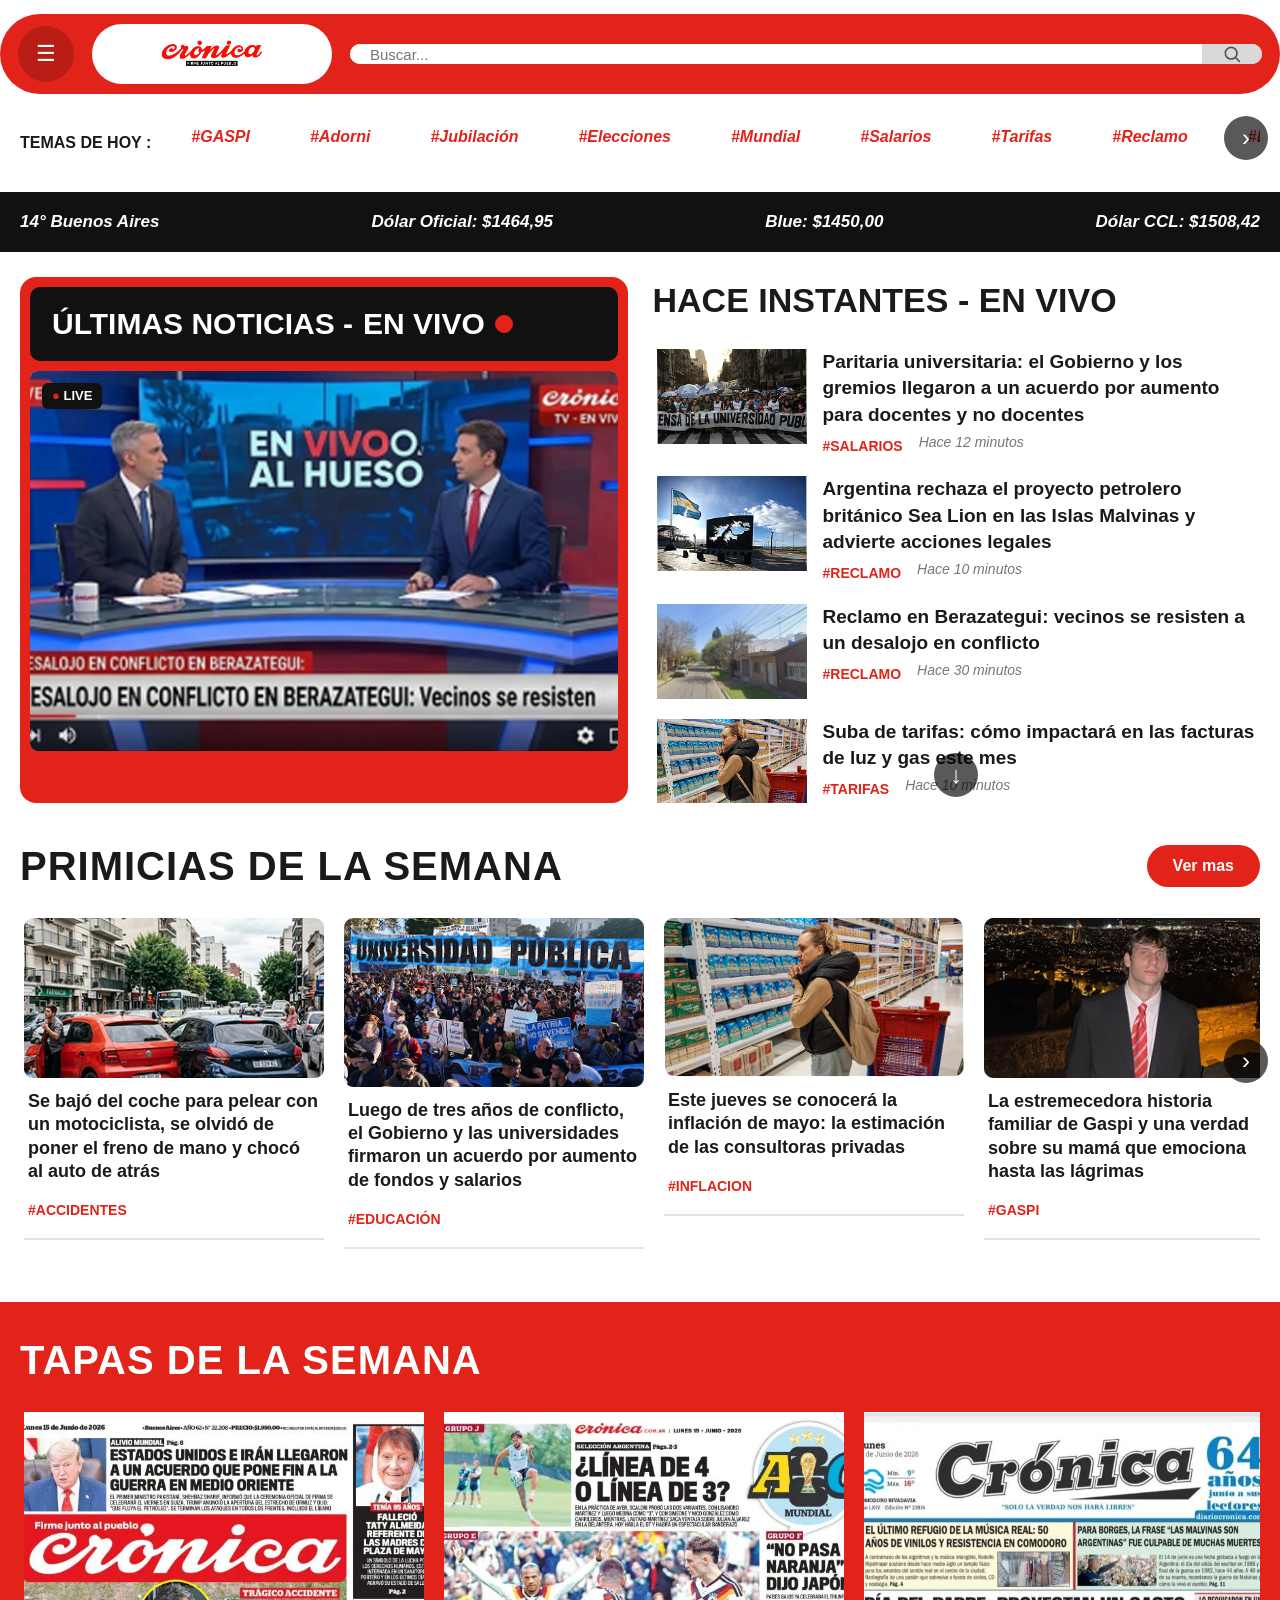
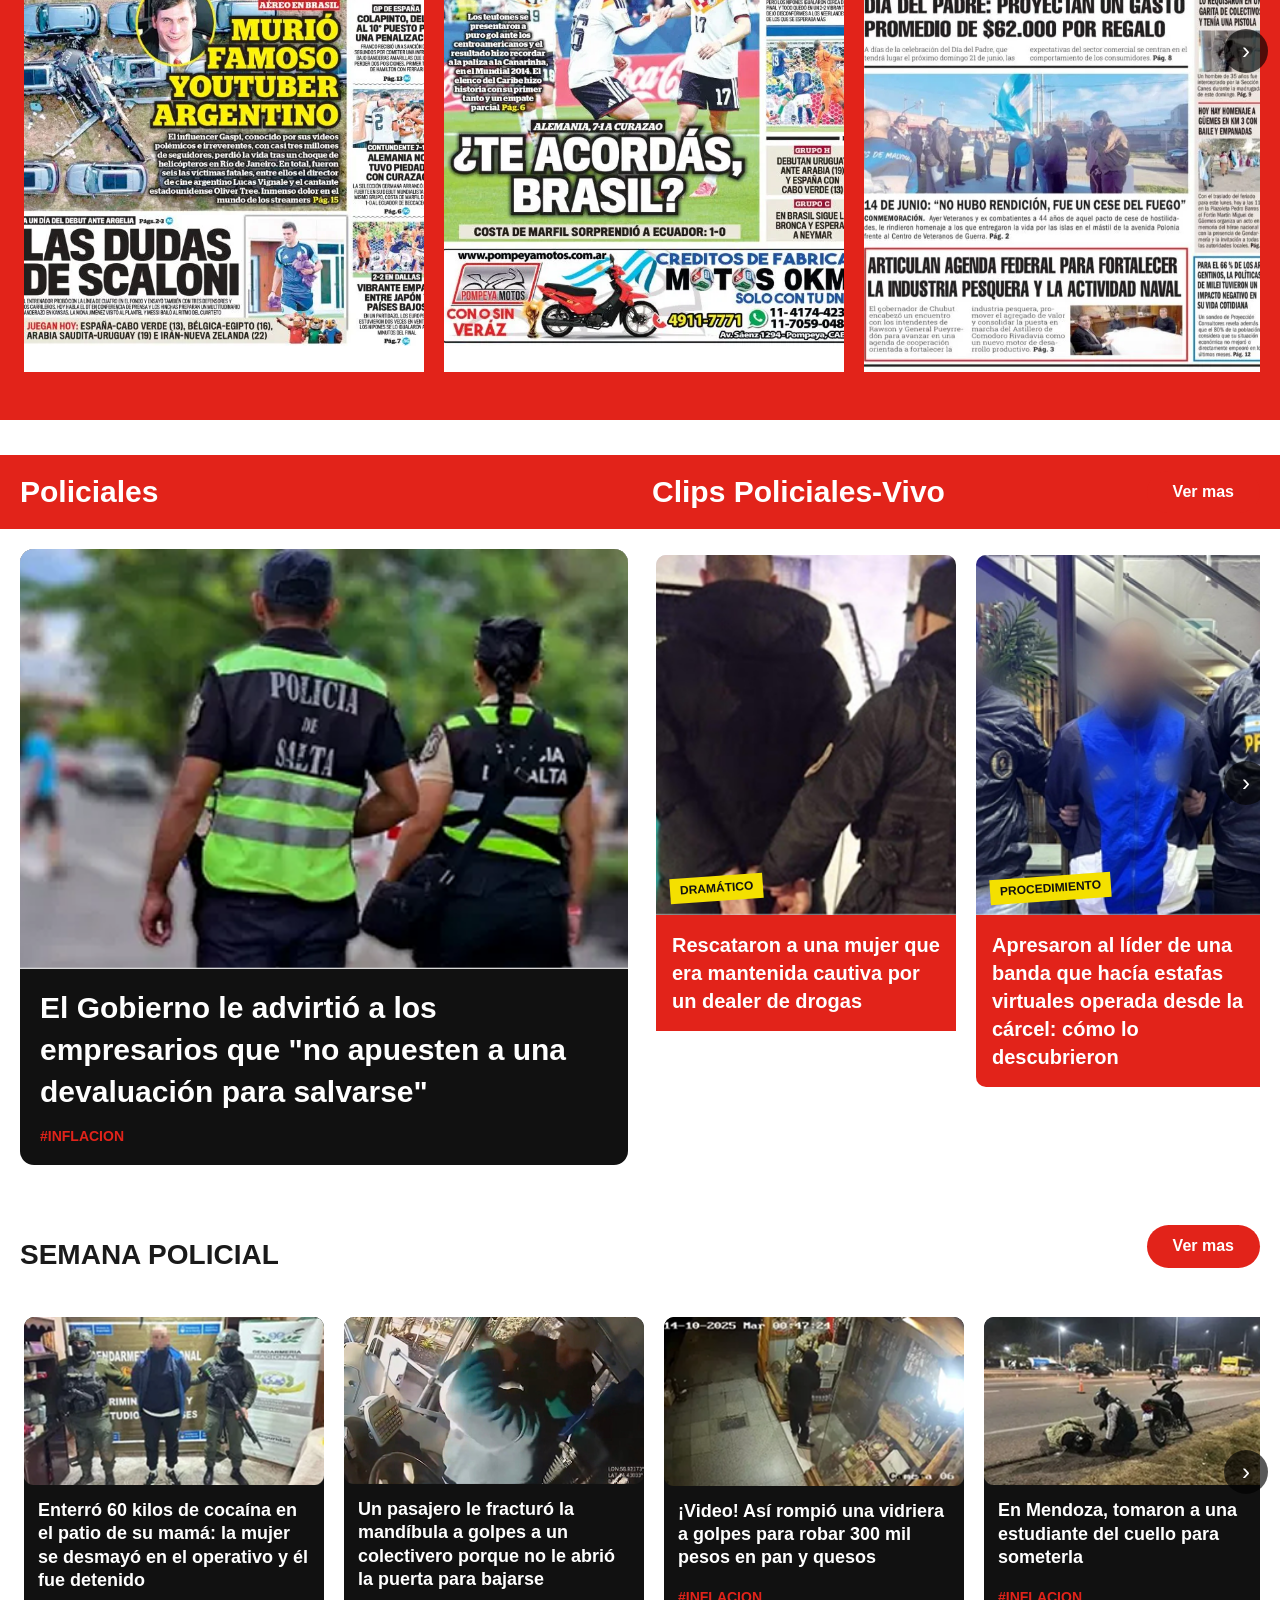
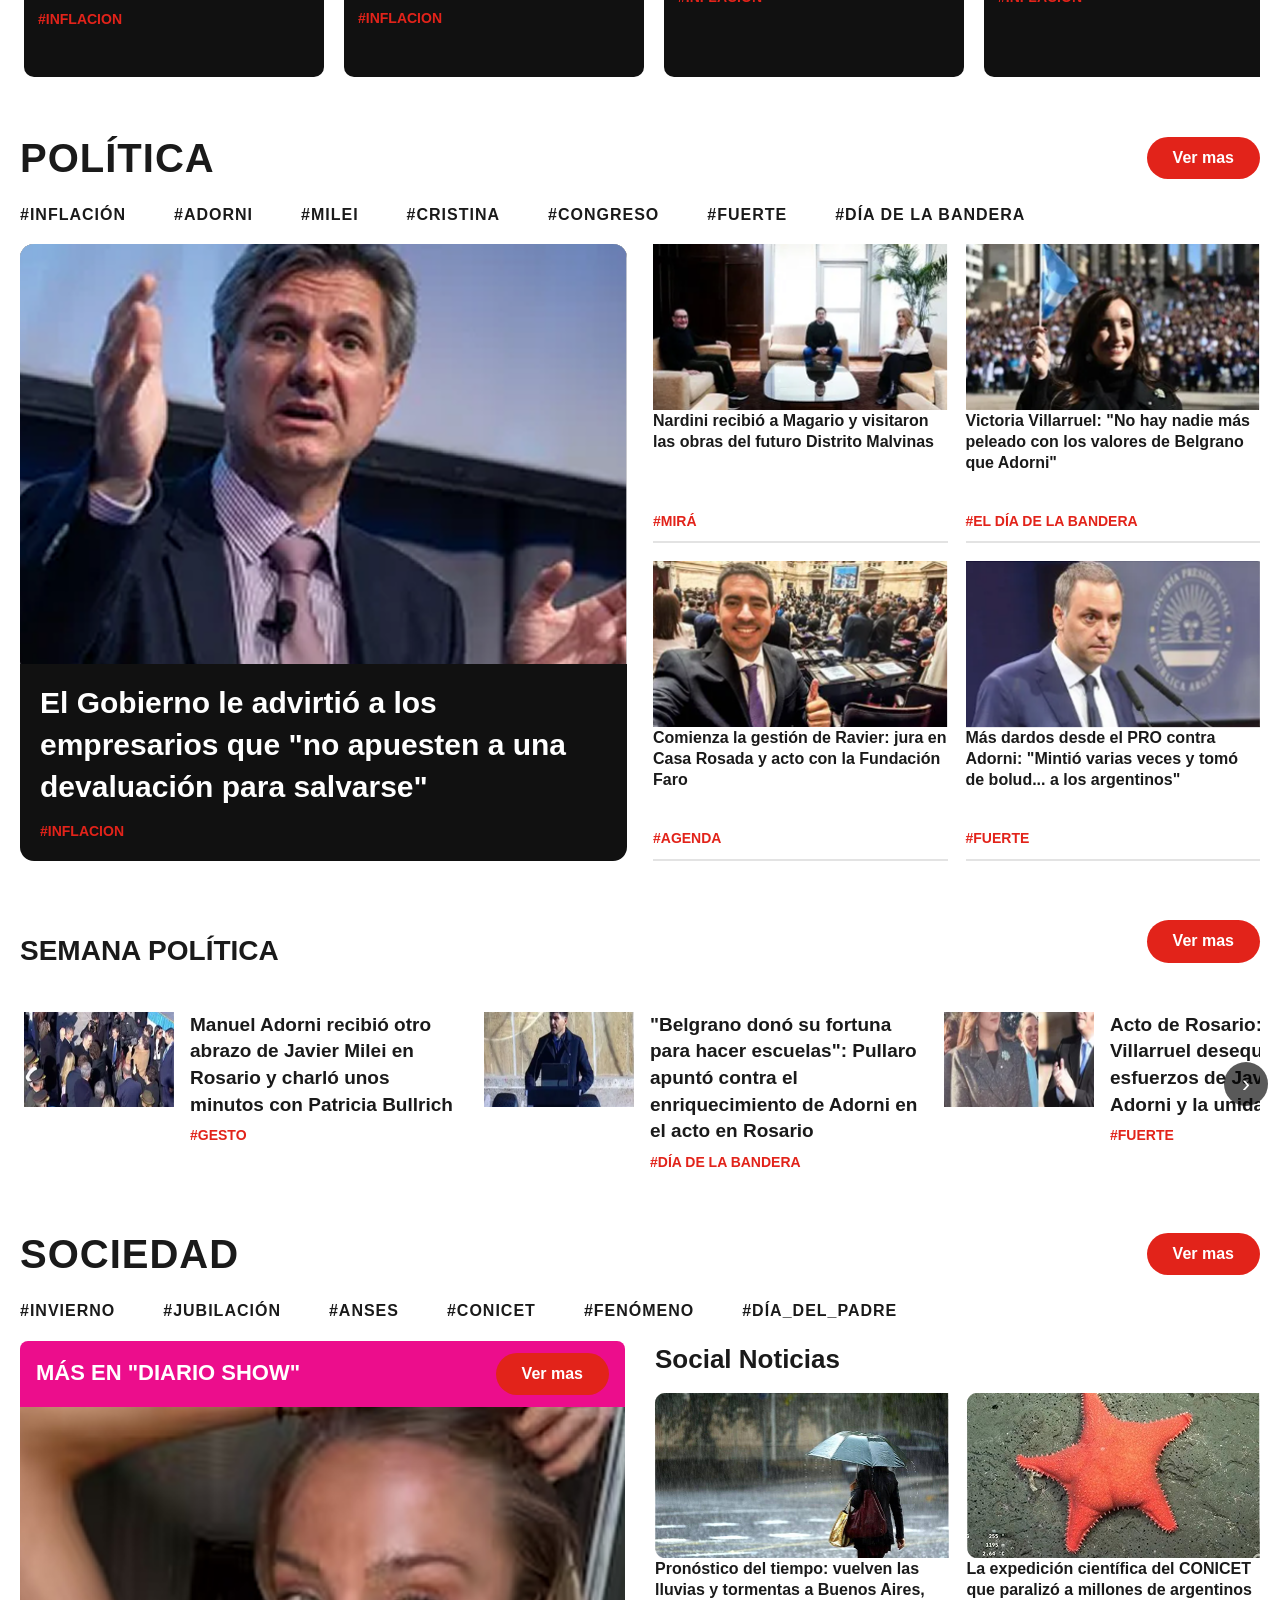
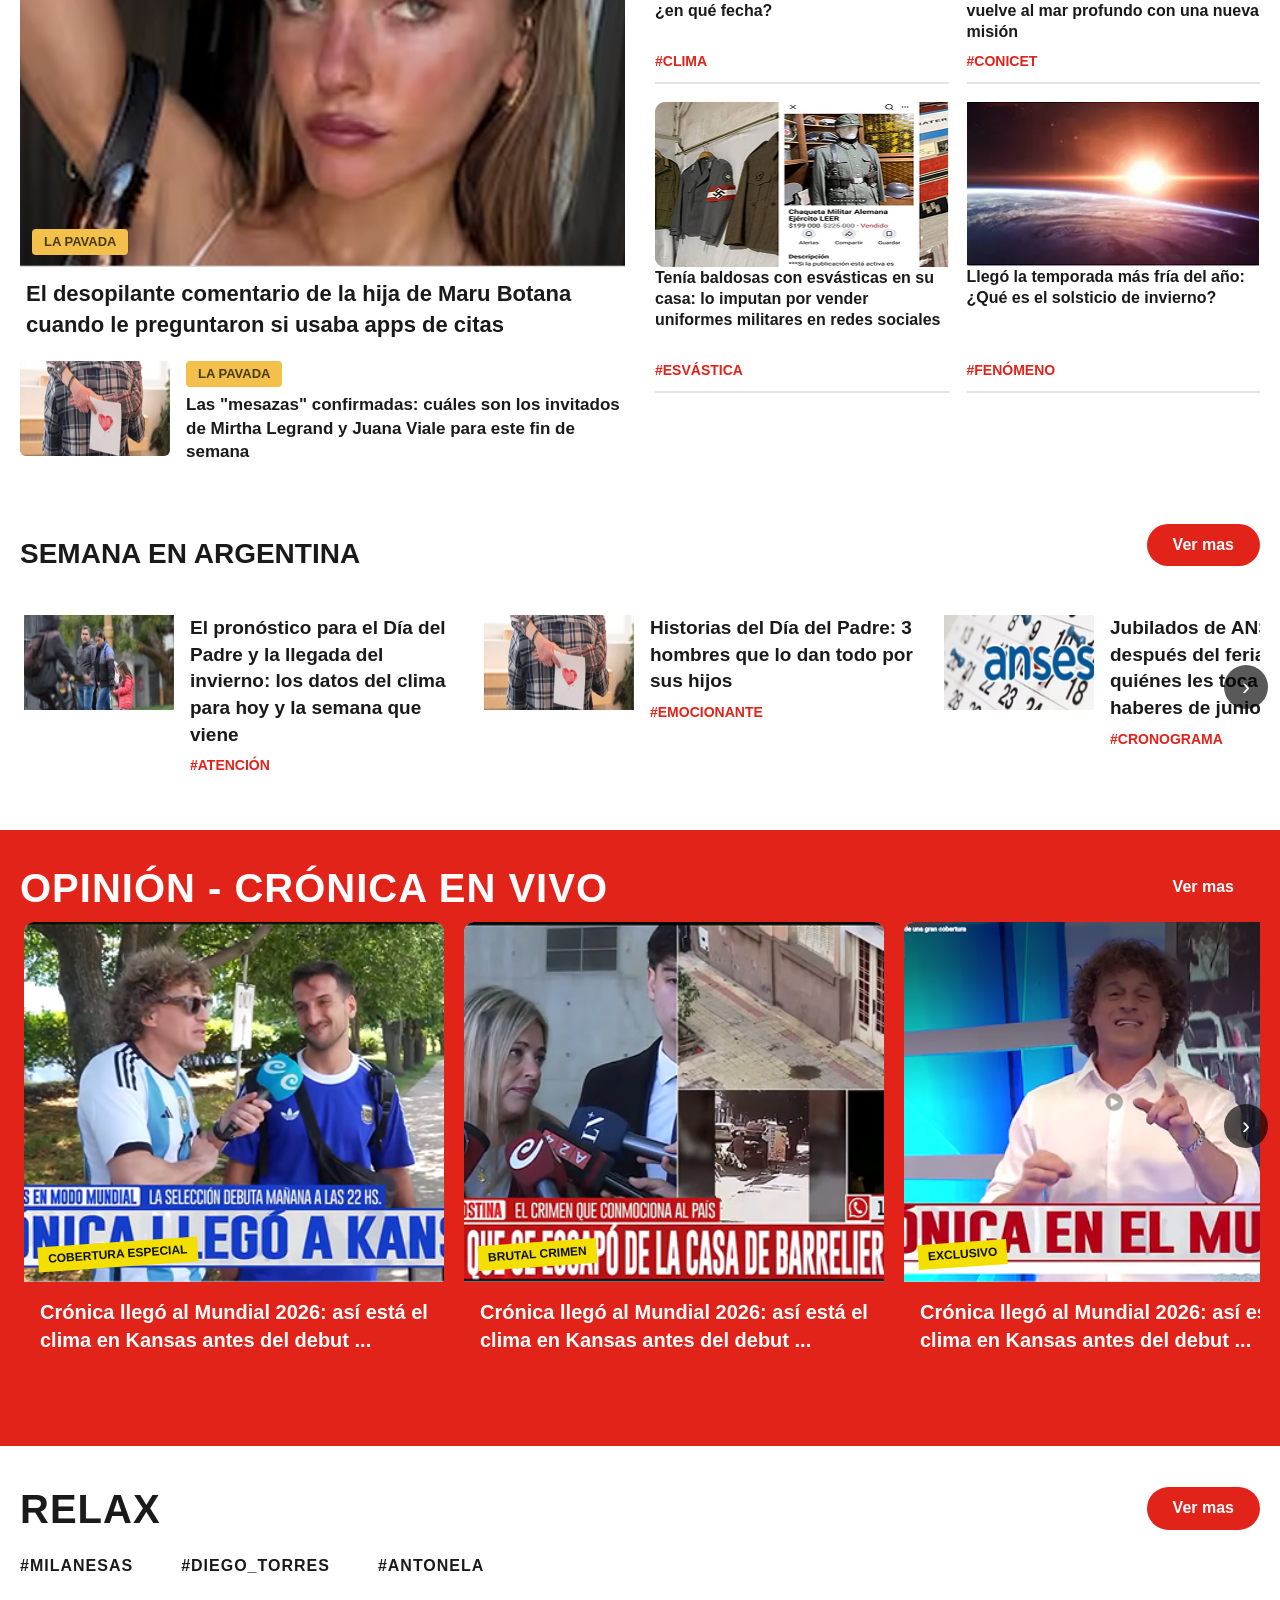
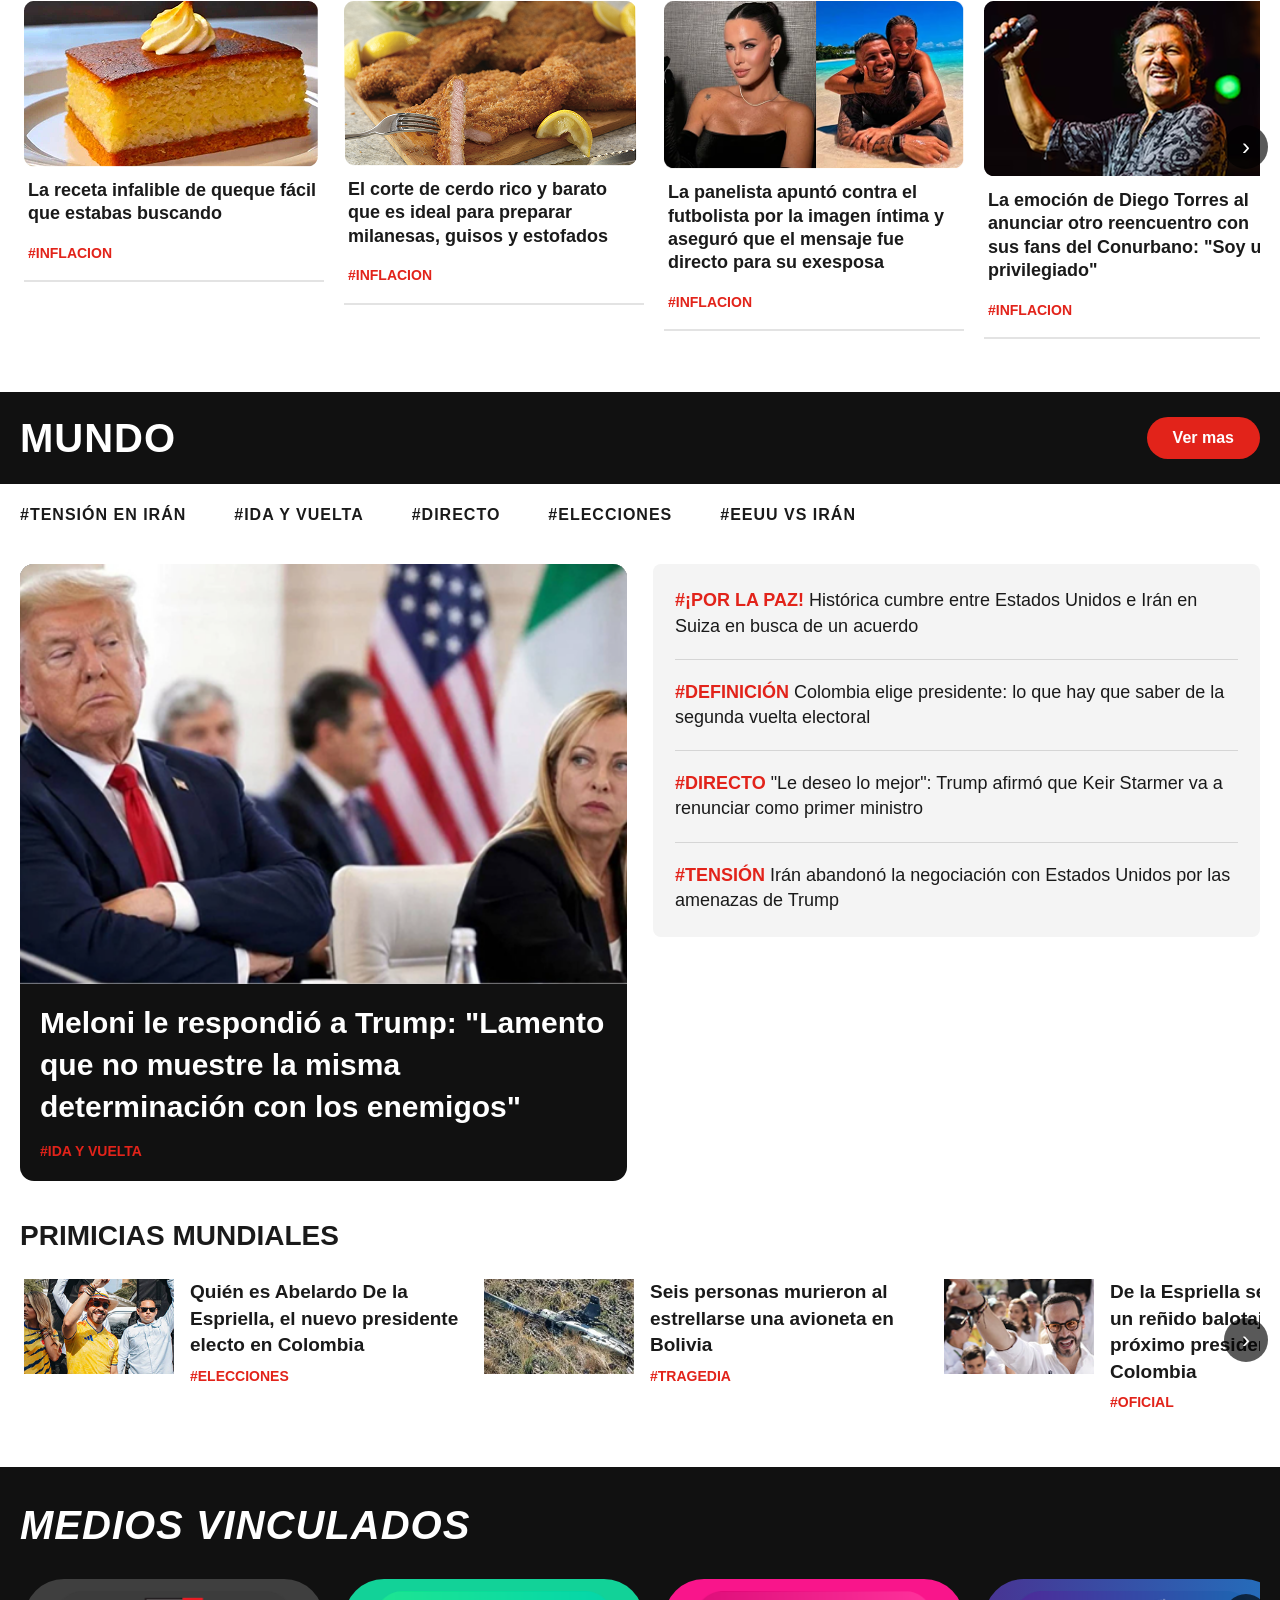
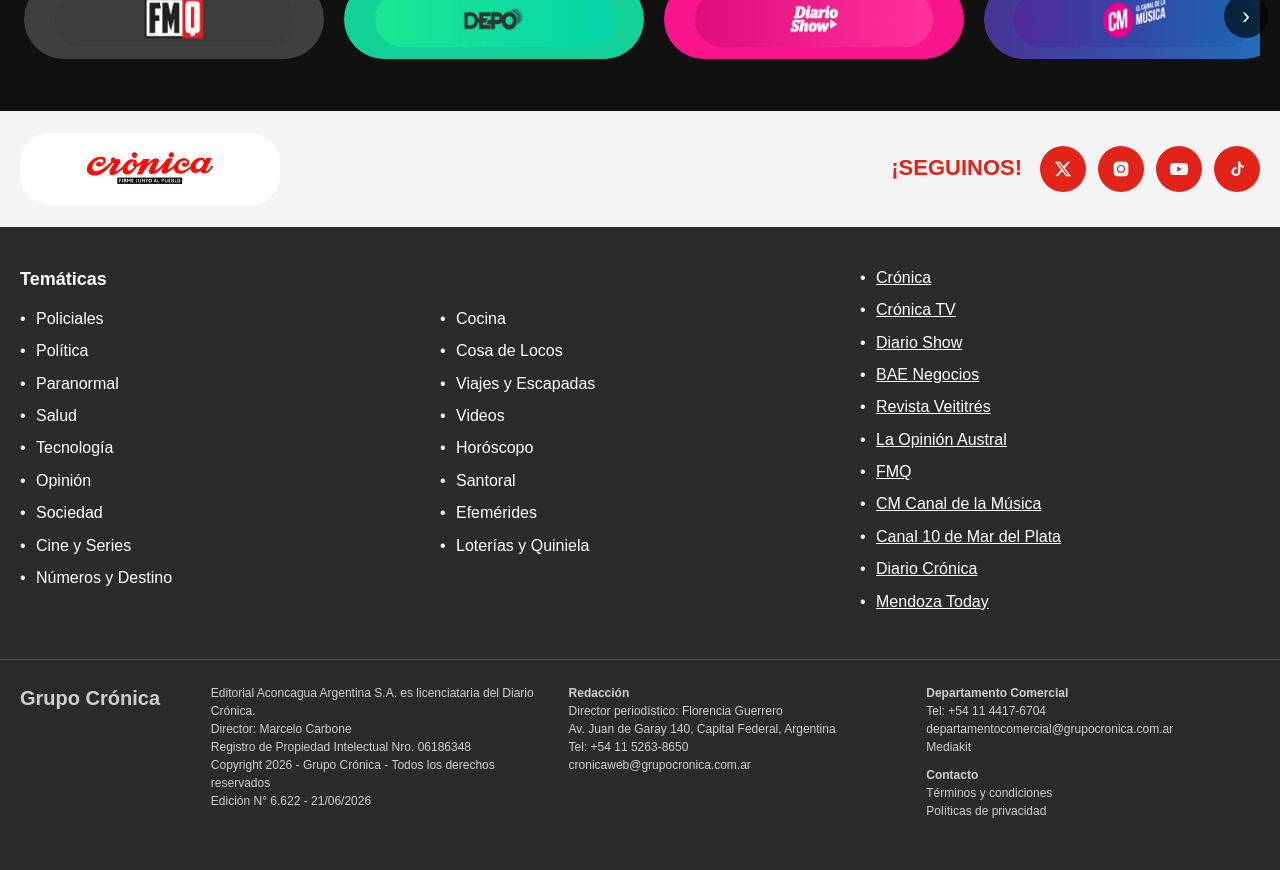
<file: index.html>
<!DOCTYPE html>
<html lang="es">
<head>
  <meta charset="UTF-8" />
  <meta name="viewport" content="width=device-width, initial-scale=1.0" />
  <title>Crónica — Portal de Noticias</title>
  <link rel="stylesheet" href="style.css" />
</head>

<body>

  <!-- =======================================================================
       1. HEADER (menú izq · logo · buscador der)
       ======================================================================= -->
  <header class="header">
    <div class="contenedor barra-superior">
      <button class="btn-menu" id="btnMenu" aria-label="Abrir menú">&#9776;</button>

      <a href="index.html" class="logo">
        <img src="imagenes/logo.png" alt="Crónica" class="logo-img" />
      </a>

      <form class="buscador" onsubmit="return false;">
        <input type="text" placeholder="Buscar..." />
        <button type="submit" aria-label="Buscar">
          <svg viewBox="0 0 24 24" width="20" height="20" fill="none" stroke="currentColor" stroke-width="2" stroke-linecap="round" stroke-linejoin="round"><circle cx="11" cy="11" r="7"></circle><line x1="21" y1="21" x2="16.65" y2="16.65"></line></svg>
        </button>
      </form>
    </div>

    <nav class="menu-desplegable menu-desplegable--oculto" id="menuDesplegable" aria-label="Menú principal">
      <ul class="menu-lista">
        <li><a href="#">Policiales</a></li>
        <li><a href="#">Política</a></li>
        <li><a href="#">Paranormal</a></li>
        <li><a href="#">Salud</a></li>
        <li><a href="#">Tecnología</a></li>
        <li><a href="#">Opinión</a></li>
        <li><a href="#">Sociedad</a></li>
        <li><a href="#">Cine y Series</a></li>
        <li><a href="#">Números y Destino</a></li>
        <li><a href="#">Cocina</a></li>
        <li><a href="#">Cosa de Locos</a></li>
        <li><a href="#">Viajes y Escapadas</a></li>
      </ul>
      <div class="menu-redes">
        <a href="#" class="red" aria-label="X">
          <svg viewBox="0 0 24 24" width="20" height="20" fill="currentColor"><path d="M18.244 2.25h3.308l-7.227 8.26 8.502 11.24h-6.66l-5.214-6.817L4.99 21.75H1.68l7.73-8.835L1.254 2.25H8.08l4.713 6.231 5.45-6.231Zm-1.161 17.52h1.833L7.084 4.126H5.117L17.083 19.77Z"/></svg>
        </a>
        <a href="#" class="red" aria-label="Instagram">
          <svg viewBox="0 0 24 24" width="20" height="20" fill="currentColor"><path d="M12 2.16c3.2 0 3.58.01 4.85.07 1.17.05 1.8.25 2.23.41.56.22.96.48 1.38.9.42.42.68.82.9 1.38.16.42.36 1.06.41 2.23.06 1.27.07 1.65.07 4.85s-.01 3.58-.07 4.85c-.05 1.17-.25 1.8-.41 2.23-.22.56-.48.96-.9 1.38-.42.42-.82.68-1.38.9-.42.16-1.06.36-2.23.41-1.27.06-1.65.07-4.85.07s-3.58-.01-4.85-.07c-1.17-.05-1.8-.25-2.23-.41a3.81 3.81 0 0 1-1.38-.9 3.81 3.81 0 0 1-.9-1.38c-.16-.42-.36-1.06-.41-2.23C2.17 15.58 2.16 15.2 2.16 12s.01-3.58.07-4.85c.05-1.17.25-1.8.41-2.23.22-.56.48-.96.9-1.38.42-.42.82-.68 1.38-.9.42-.16 1.06-.36 2.23-.41C8.42 2.17 8.8 2.16 12 2.16Zm0 4.38a5.3 5.3 0 1 0 0 10.6 5.3 5.3 0 0 0 0-10.6Zm0 1.62a3.68 3.68 0 1 1 0 7.36 3.68 3.68 0 0 1 0-7.36Zm5.5-2.86a1.24 1.24 0 1 1 0 2.48 1.24 1.24 0 0 1 0-2.48Z"/></svg>
        </a>
        <a href="#" class="red" aria-label="YouTube">
          <svg viewBox="0 0 24 24" width="20" height="20" fill="currentColor"><path d="M23.5 6.5a3 3 0 0 0-2.1-2.13C19.5 3.85 12 3.85 12 3.85s-7.5 0-9.4.52A3 3 0 0 0 .5 6.5 31.3 31.3 0 0 0 0 12a31.3 31.3 0 0 0 .5 5.5 3 3 0 0 0 2.1 2.13c1.9.52 9.4.52 9.4.52s7.5 0 9.4-.52a3 3 0 0 0 2.1-2.13A31.3 31.3 0 0 0 24 12a31.3 31.3 0 0 0-.5-5.5ZM9.6 15.5v-7l6.2 3.5-6.2 3.5Z"/></svg>
        </a>
        <a href="#" class="red" aria-label="TikTok">
          <svg viewBox="0 0 24 24" width="20" height="20" fill="currentColor"><path d="M16.5 2h-3v13.5a3 3 0 1 1-2.4-2.94V9.5A6 6 0 1 0 16.5 15.5V8.9a7.5 7.5 0 0 0 4.5 1.5V7.4a4.5 4.5 0 0 1-4.5-4.5V2Z"/></svg>
        </a>
      </div>
    </nav>
  </header>
<!-- 1B. TEMAS DE HOY (hashtags-filtro). SIN flechas, con scroll libre -->
 <nav class="contenedor temas-hoy">
    <span class="temas-etiqueta">TEMAS DE HOY :</span>
    <div class="carrusel temas-carrusel">
      <button class="carrusel-flecha anterior" aria-label="Anterior">&#8249;</button>

      <div class="carrusel-pista temas-pista">
        <a href="#" class="tema-item" data-filtro="GASPI">#GASPI</a>
        <a href="#" class="tema-item" data-filtro="ADORNI">#Adorni</a>
        <a href="#" class="tema-item" data-filtro="JUBILACION">#Jubilación</a>
        <a href="#" class="tema-item" data-filtro="ELECCIONES">#Elecciones</a>
        <a href="#" class="tema-item" data-filtro="MUNDIAL">#Mundial</a>
        <a href="#" class="tema-item" data-filtro="SALARIOS">#Salarios</a>
        <a href="#" class="tema-item" data-filtro="TARIFAS">#Tarifas</a>
        <a href="#" class="tema-item" data-filtro="RECLAMO">#Reclamo</a>
        <a href="#" class="tema-item" data-filtro="DOLAR">#Dólar</a>
        <a href="#" class="tema-item" data-filtro="CLIMA">#Clima</a>
        <a href="#" class="tema-item" data-filtro="MUNDIAL2">#Mundial 2026</a>
        <a href="#" class="tema-item" data-filtro="CONICET">#Conicet</a>
        <a href="#" class="tema-item" data-filtro="POLICIALES">#Policiales</a>
      </div>

      <button class="carrusel-flecha siguiente" aria-label="Siguiente">&#8250;</button>
    </div>
  </nav>

  <!-- 1C. TICKER FINANCIERO -->
  <div class="ticker">
    <div class="contenedor ticker-fila">
      <span>14° Buenos Aires</span>
      <span>Dólar Oficial: $1464,95</span>
      <span>Blue: $1450,00</span>
      <span>Dólar CCL: $1508,42</span>
    </div>
  </div>

  <main>

    <!-- 2. HERO -->
    <section class="contenedor">
      <div class="hero">
        <div class="hero-vivo">
          <a href="en-vivo.html" class="enlace-titulo-vivo">
            <h2>ÚLTIMAS NOTICIAS - <span>EN VIVO</span> <i class="punto-vivo"></i></h2>
          </a>
          <div class="video">
            <span class="etiqueta-live">LIVE</span>
            <img src="imagenes/imagen 1.png" alt="" class="img-ph img-ph--alta">
          </div>
        </div>

        <div class="hero-instantes">
          <h2>HACE INSTANTES - EN VIVO</h2>
          <div class="carrusel carrusel--vertical">
            <button class="carrusel-flecha anterior" aria-label="Subir">&#8593;</button>
            <div class="carrusel-pista instantes-pista">
              <article class="item-noticia" data-tags="SALARIOS MARCHA-UNIVERSITARIA">
                <img src="imagenes/imagen 2.png" alt="" class="img-ph img-ph--mini">
                <div>
                  <h3>Paritaria universitaria: el Gobierno y los gremios llegaron a un acuerdo por aumento para docentes y no docentes</h3>
                  <div class="meta"><span class="hashtag">#SALARIOS</span><span class="hora">Hace 12 minutos</span></div>
                </div>
              </article>
              <article class="item-noticia" data-tags="RECLAMO">
                <img src="imagenes/imagen 3.png" alt="" class="img-ph img-ph--mini">
                <div>
                  <h3>Argentina rechaza el proyecto petrolero británico Sea Lion en las Islas Malvinas y advierte acciones legales</h3>
                  <div class="meta"><span class="hashtag">#RECLAMO</span><span class="hora">Hace 10 minutos</span></div>
                </div>
              </article>
              <article class="item-noticia" data-tags="RECLAMO">
                <img src="imagenes/imagen 8.avif" alt="" class="img-ph img-ph--mini">
                <div>
                  <h3>Reclamo en Berazategui: vecinos se resisten a un desalojo en conflicto</h3>
                  <div class="meta"><span class="hashtag">#RECLAMO</span><span class="hora">Hace 30 minutos</span></div>
                </div>
              </article>
              <article class="item-noticia" data-tags="TARIFAS INFLACION">
                <img src="imagenes/imagen 7.png" alt="" class="img-ph img-ph--mini">
                <div>
                  <h3>Suba de tarifas: cómo impactará en las facturas de luz y gas este mes</h3>
                  <div class="meta"><span class="hashtag">#TARIFAS</span><span class="hora">Hace 10 minutos</span></div>
                </div>
              </article>
              <article class="item-noticia" data-tags="GASPI">
                <img src="imagenes/imagen 6.png" alt="" class="img-ph img-ph--mini">
                <div>
                  <h3>La estremecedora historia familiar de Gaspi y una frase sobre su mamá que emociona hasta las lágrimas</h3>
                  <div class="meta"><span class="hashtag">#GASPI</span><span class="hora">Hace 5 minutos</span></div>
                </div>
              </article>
              <article class="item-noticia" data-tags="GASPI">
                <img src="imagenes/imagen 5.png" alt="" class="img-ph img-ph--mini">
                <div>
                  <h3>Cómo será el proceso para repatriar el cuerpo de Gaspi a la Argentina tras el accidente</h3>
                  <div class="meta"><span class="hashtag">#GASPI</span><span class="hora">Hace 12 minutos</span></div>
                </div>
              </article>
              <article class="item-noticia" data-tags="RECLAMO">
                <img src="imagenes/imagen 4.png" alt="" class="img-ph img-ph--mini">
                <div>
                  <h3>Buscan a cinco pescadores que desaparecieron en una lancha en el Río de la Plata</h3>
                  <div class="meta"><span class="hashtag">#RECLAMO</span><span class="hora">Hace 20 minutos</span></div>
                </div>
              </article>
              <p class="instantes-vacio" hidden>No hay noticias recientes con ese filtro.</p>
            </div>
            <button class="carrusel-flecha siguiente" aria-label="Bajar">&#8595;</button>
          </div>
        </div>
      </div>
    </section>

    <!-- 3. PRIMICIAS DE LA SEMANA -->
    <section class="contenedor">
      <div class="seccion-encabezado">
        <h2 class="titulo-seccion">Primicias de la semana</h2>
        <a href="en-vivo.html" class="btn-vermas">Ver mas</a>
      </div>
      <div class="carrusel">
        <button class="carrusel-flecha anterior" aria-label="Anterior">&#8249;</button>
        <div class="carrusel-pista">
          <article class="card">
            <img src="imagenes/imagen 9.png" alt="">
            <div class="card-cuerpo">
              <h3>Se bajó del coche para pelear con un motociclista, se olvidó de poner el freno de mano y chocó al auto de atrás</h3>
              <span class="hashtag">#ACCIDENTES</span>
            </div>
          </article>
          <article class="card">
            <img src="imagenes/imagen 10.png" alt="">
            <div class="card-cuerpo">
              <h3>Luego de tres años de conflicto, el Gobierno y las universidades firmaron un acuerdo por aumento de fondos y salarios</h3>
              <span class="hashtag">#EDUCACIÓN</span>
            </div>
          </article>
          <article class="card">
            <img src="imagenes/imagen 7.png" alt="">
            <div class="card-cuerpo">
              <h3>Este jueves se conocerá la inflación de mayo: la estimación de las consultoras privadas</h3>
              <span class="hashtag">#INFLACION</span>
            </div>
          </article>
          <article class="card">
            <img src="imagenes/imagen 5.png" alt="">
            <div class="card-cuerpo">
              <h3>La estremecedora historia familiar de Gaspi y una verdad sobre su mamá que emociona hasta las lágrimas</h3>
              <span class="hashtag">#GASPI</span>
            </div>
          </article>
          <article class="card">
            <img src="imagenes/imagen 13.jfif" alt="">
            <div class="card-cuerpo">
              <h3>El dólar blue volvió a subir y marcó un nuevo récord: a cuánto cerró este viernes</h3>
              <span class="hashtag">#DÓLAR</span>
            </div>
          </article>
          <article class="card">
            <img src="imagenes/imagen 11.avif" alt="">
            <div class="card-cuerpo">
              <h3>Alerta meteorológica: anticipan una semana con fuertes vientos y descenso de temperatura</h3>
              <span class="hashtag">#CLIMA</span>
            </div>
          </article>
          <article class="card">
            <img src="imagenes/imagen 12.avif" alt="">
            <div class="card-cuerpo">
              <h3>El CONICET volvió a transmitir en vivo desde el fondo del mar y batió su propio récord de audiencia</h3>
              <span class="hashtag">#CONICET</span>
            </div>
          </article>
        </div>
        <button class="carrusel-flecha siguiente" aria-label="Siguiente">&#8250;</button>
      </div>
    </section>

    <!-- 4. TAPAS DE LA SEMANA -->
    <section class="bloque-rojo">
      <div class="contenedor">
        <h2 class="titulo-seccion titulo-blanco">Tapas de la semana</h2>
        <div class="carrusel">
          <button class="carrusel-flecha anterior" aria-label="Anterior">&#8249;</button>
          <div class="carrusel-pista">
            <img src="imagenes/Tapa1.webp" alt="" class="img-ph img-ph--tapa">
            <img src="imagenes/Tapa2.webp" alt="" class="img-ph img-ph--tapa">
            <img src="imagenes/Tapa3.webp" alt="" class="img-ph img-ph--tapa">
            <img src="imagenes/Tapa4.webp" alt="" class="img-ph img-ph--tapa">

          </div>
          <button class="carrusel-flecha siguiente" aria-label="Siguiente">&#8250;</button>
        </div>
      </div>
    </section>

    <!-- 5. POLICIALES + CLIPS (franja de títulos) -->
    <section class="franja-doble">
      <div class="contenedor franja-doble-grid">
        <h2 class="titulo-blanco">Policiales</h2>
        <div class="franja-doble-der">
          <h2 class="titulo-blanco">Clips Policiales-Vivo</h2>
          <a href="policiales.html" class="btn-vermas">Ver mas</a>
        </div>
      </div>
    </section>

    <section class="contenedor">
      <div class="policiales-grid">
        <article class="destacada-oscura col-min">
           <img src="imagenes/policial 1.png" alt="" class="img-ph img-ph--media">
          <div class="cuerpo">
            <h3>El Gobierno le advirtió a los empresarios que "no apuesten a una devaluación para salvarse"</h3>
            <span class="hashtag">#INFLACION</span>
          </div>
        </article>

        <div class="col-min clips-col">
          <div class="carrusel">
            <button class="carrusel-flecha anterior" aria-label="Anterior">&#8249;</button>
            <div class="carrusel-pista">
              <article class="card-clip">
                 <div class="media-etiqueta">
                   <img src="imagenes/policial 2.png" alt="" class="img-ph img-ph--clip">
                   <span class="etiqueta-amarilla">DRAMÁTICO</span>
                 </div>
                <div class="card-cuerpo card-cuerpo--rojo">
                  <h3>Rescataron a una mujer que era mantenida cautiva por un dealer de drogas</h3>
                </div>
              </article>
              <article class="card-clip">
                <div class="media-etiqueta">
                   <img src="imagenes/policial 3.png" alt="" class="img-ph img-ph--clip">
                   <span class="etiqueta-amarilla">PROCEDIMIENTO</span>
                 </div>
                <div class="card-cuerpo card-cuerpo--rojo">
                  <h3>Apresaron al líder de una banda que hacía estafas virtuales operada desde la cárcel: cómo lo descubrieron</h3>
                </div>
              </article>
              <article class="card-clip">
                <div class="media-etiqueta">
                   <img src="imagenes/policial 4.png" alt="" class="img-ph img-ph--clip">
                   <span class="etiqueta-amarilla">TIROTEO</span>
                 </div>
                <div class="card-cuerpo card-cuerpo--rojo">
                  <h3>Ladrón fue herido de bala por policías al ser sorprendido mientras fugaba en una moto robada</h3>
                </div>
              </article>
            </div>
            <button class="carrusel-flecha siguiente" aria-label="Siguiente">&#8250;</button>
          </div>
        </div>
      </div>
    </section>

    <!-- 6. SEMANA POLICIAL -->
    <section class="contenedor">
      <div class="seccion-encabezado">
        <h2 class="titulo-sub">Semana policial</h2>
        <a href="#" class="btn-vermas">Ver mas</a>
      </div>
      <div class="carrusel">
        <button class="carrusel-flecha anterior" aria-label="Anterior">&#8249;</button>
        <div class="carrusel-pista">
          <article class="card card--oscura">
            <img src="imagenes/policial 5.png" alt="">
            <div class="card-cuerpo">
              <h3>Enterró 60 kilos de cocaína en el patio de su mamá: la mujer se desmayó en el operativo y él fue detenido</h3>
              <span class="hashtag">#INFLACION</span>
            </div>
          </article>
          <a href="noticia.html" class="card card--oscura card-enlace">
           <img src="imagenes/policial 6.png" alt="">
            <div class="card-cuerpo">
              <h3>Un pasajero le fracturó la mandíbula a golpes a un colectivero porque no le abrió la puerta para bajarse</h3>
              <span class="hashtag">#INFLACION</span>
            </div>
          </a>
          <article class="card card--oscura">
            <img src="imagenes/policial 7.png" alt="">
            <div class="card-cuerpo">
              <h3>¡Video! Así rompió una vidriera a golpes para robar 300 mil pesos en pan y quesos</h3>
              <span class="hashtag">#INFLACION</span>
            </div>
          </article>
          <article class="card card--oscura">
            <img src="imagenes/policial 8.png" alt="">
            <div class="card-cuerpo">
              <h3>En Mendoza, tomaron a una estudiante del cuello para someterla</h3>
              <span class="hashtag">#INFLACION</span>
            </div>
          </article>
          <article class="card card--oscura">
            <img src="imagenes/policial 9.webp" alt="">
            <div class="card-cuerpo">
              <h3>Apresaron al líder de una banda que hacía estafas virtuales operada desde la cárcel: cómo lo descubrieron</h3>
              <span class="hashtag">#PROCEDIMIENTO</span>
            </div>
          </article>
          <article class="card card--oscura">
           <img src="imagenes/policial 4.png" alt="">
            <div class="card-cuerpo">
              <h3>Ladrón fue herido de bala por policías al ser sorprendido mientras fugaba en una moto robada</h3>
              <span class="hashtag">#TIROTEO</span>
            </div>
          </article>
          <article class="card card--oscura">
            <img src="imagenes/policial 3.png" alt="">
            <div class="card-cuerpo">
              <h3>Condenaron a un abuelo por abusar de su amigo: deberá cumplir 9 años y medio de prisión</h3>
              <span class="hashtag">#JUSTICIA</span>
            </div>
          </article>
        </div>
        <button class="carrusel-flecha siguiente" aria-label="Siguiente">&#8250;</button>
      </div>
    </section>

    <!-- 7. POLÍTICA -->
    <section class="contenedor">
      <div class="seccion-encabezado">
        <h2 class="titulo-seccion">Política</h2>
        <a href="#" class="btn-vermas">Ver mas</a>
      </div>
      <div class="fila-tags">
        <a href="#">#INFLACIÓN</a>
        <a href="#">#ADORNI</a>
        <a href="#">#MILEI</a>
        <a href="#">#CRISTINA</a>
        <a href="#">#CONGRESO</a>
        <a href="#">#FUERTE</a>
        <a href="#">#DÍA DE LA BANDERA</a>
      </div>
      <div class="politica-grid">
        <article class="destacada-oscura col-min">
           <img src="imagenes/politica 1.png" alt="" class="img-ph img-ph--media">
          <div class="cuerpo">
            <h3>El Gobierno le advirtió a los empresarios que "no apuesten a una devaluación para salvarse"</h3>
            <span class="hashtag">#INFLACION</span>
          </div>
        </article>
        <div class="grilla-2x2 col-min">
          <article class="mini-card">
            <img src="imagenes/politica 2.png" alt="">
            <h4>Nardini recibió a Magario y visitaron las obras del futuro Distrito Malvinas</h4>
            <span class="hashtag">#MIRÁ</span>
          </article>
          <article class="mini-card">
            <img src="imagenes/politica 3.png" alt="">
            <h4>Victoria Villarruel: "No hay nadie más peleado con los valores de Belgrano que Adorni"</h4>
            <span class="hashtag">#EL DÍA DE LA BANDERA</span>
          </article>
          <article class="mini-card">
            <img src="imagenes/politica 4.png" alt="">
            <h4>Comienza la gestión de Ravier: jura en Casa Rosada y acto con la Fundación Faro</h4>
            <span class="hashtag">#AGENDA</span>
          </article>
          <article class="mini-card">
            <img src="imagenes/politica 5.png" alt="">
            <h4>Más dardos desde el PRO contra Adorni: "Mintió varias veces y tomó de bolud... a los argentinos"</h4>
            <span class="hashtag">#FUERTE</span>
          </article>
        </div>
      </div>
    </section>

    <!-- 8. SEMANA POLÍTICA (carrusel de ítems imagen+texto) -->
    <section class="contenedor">
      <div class="seccion-encabezado">
        <h2 class="titulo-sub">Semana política</h2>
        <a href="#" class="btn-vermas">Ver mas</a>
      </div>
      <div class="carrusel">
        <button class="carrusel-flecha anterior" aria-label="Anterior">&#8249;</button>
        <div class="carrusel-pista">
          <article class="item-noticia item-noticia--ancho">
             <img src="imagenes/politica 6.png" alt="" class="img-ph img-ph--mini">
            <div>
              <h3>Manuel Adorni recibió otro abrazo de Javier Milei en Rosario y charló unos minutos con Patricia Bullrich</h3>
              <span class="hashtag">#GESTO</span>
            </div>
          </article>
          <article class="item-noticia item-noticia--ancho">
            <img src="imagenes/politica 7.png" alt="" class="img-ph img-ph--mini">
            <div>
              <h3>"Belgrano donó su fortuna para hacer escuelas": Pullaro apuntó contra el enriquecimiento de Adorni en el acto en Rosario</h3>
              <span class="hashtag">#DÍA DE LA BANDERA</span>
            </div>
          </article>
          <article class="item-noticia item-noticia--ancho">
            <img src="imagenes/politica 8.png" alt="" class="img-ph img-ph--mini">
            <div>
              <h3>Acto de Rosario: Victoria Villarruel desequilibró los esfuerzos de Javier Milei por Adorni y la unidad</h3>
              <span class="hashtag">#FUERTE</span>
            </div>
          </article>
          <article class="item-noticia item-noticia--ancho">
            <img src="imagenes/politica 7.png" alt="" class="img-ph img-ph--mini">
            <div>
              <h3>Más apoyo a Cristina: diputados y senadores de Unión por la Patria respaldaron el "banderazo"</h3>
              <span class="hashtag">#POSTURA</span>
            </div>
          </article>
        </div>
        <button class="carrusel-flecha siguiente" aria-label="Siguiente">&#8250;</button>
      </div>
    </section>

    <!-- 9. SOCIEDAD (Diario Show + Social Noticias) -->
    <section class="contenedor">
      <div class="seccion-encabezado">
        <h2 class="titulo-seccion">Sociedad</h2>
        <a href="sociedad.html" class="btn-vermas">Ver mas</a>
      </div>
      <div class="fila-tags">
        <a href="#">#INVIERNO</a>
        <a href="#">#JUBILACIÓN</a>
        <a href="#">#ANSES</a>
        <a href="#">#CONICET</a>
        <a href="#">#FENÓMENO</a>
        <a href="#">#DÍA_DEL_PADRE</a>
      </div>
      <div class="sociedad-grid">
        <!-- IZQUIERDA: Más en "Diario Show" -->
        <div class="col-min diarioshow">
          <div class="diarioshow-cabecera">
            <span>MÁS EN "DIARIO SHOW"</span>
            <a href="#" class="btn-vermas">Ver mas</a>
          </div>
          <article class="diarioshow-destacada">
            <div class="diarioshow-foto">
              <img src="imagenes/sociedad 1.png" alt="" class="img-ph img-ph--media2">
              <span class="etiqueta-pavada">LA PAVADA</span>
            </div>
            <h3>El desopilante comentario de la hija de Maru Botana cuando le preguntaron si usaba apps de citas</h3>
          </article>
          <article class="item-noticia diarioshow-item">
            <img src="imagenes/sociedad 7.png" alt="" class="img-ph img-ph--mini">
            <div>
              <span class="etiqueta-pavada">LA PAVADA</span>
              <h3>Las "mesazas" confirmadas: cuáles son los invitados de Mirtha Legrand y Juana Viale para este fin de semana</h3>
            </div>
          </article>
        </div>

        <!-- DERECHA: Social Noticias (grilla 2x2) -->
        <div class="col-min">
          <h2 class="titulo-bloque">Social Noticias</h2>
          <div class="grilla-2x2">
            <article class="mini-card">
             <img src="imagenes/sociedad 2.png" alt="">
              <h4>Pronóstico del tiempo: vuelven las lluvias y tormentas a Buenos Aires, ¿en qué fecha?</h4>
              <span class="hashtag">#CLIMA</span>
            </article>
            <article class="mini-card">
              <img src="imagenes/sociedad 3.png" alt="">
              <h4>La expedición científica del CONICET que paralizó a millones de argentinos vuelve al mar profundo con una nueva misión</h4>
              <span class="hashtag">#CONICET</span>
            </article>
            <a class="mini-card" href="noticia-esvastica.html">
              <img src="imagenes/sociedad 4.png" alt="">
              <h4>Tenía baldosas con esvásticas en su casa: lo imputan por vender uniformes militares en redes sociales</h4>
              <span class="hashtag">#ESVÁSTICA</span>
            </a>
            <article class="mini-card">
              <img src="imagenes/sociedad 5.png" alt="">
              <h4>Llegó la temporada más fría del año: ¿Qué es el solsticio de invierno?</h4>
              <span class="hashtag">#FENÓMENO</span>
            </article>
          </div>
        </div>
      </div>
    </section>

    <!-- 9B. SEMANA EN ARGENTINA (carrusel de ítems imagen+texto) -->
    <section class="contenedor">
      <div class="seccion-encabezado">
        <h2 class="titulo-sub">Semana en Argentina</h2>
        <a href="#" class="btn-vermas">Ver mas</a>
      </div>
      <div class="carrusel">
        <button class="carrusel-flecha anterior" aria-label="Anterior">&#8249;</button>
        <div class="carrusel-pista">
          <article class="item-noticia item-noticia--ancho">
            <img src="imagenes/sociedad 6.png" alt="" class="img-ph img-ph--mini">
            <div>
              <h3>El pronóstico para el Día del Padre y la llegada del invierno: los datos del clima para hoy y la semana que viene</h3>
              <span class="hashtag">#ATENCIÓN</span>
            </div>
          </article>
          <article class="item-noticia item-noticia--ancho">
            <img src="imagenes/sociedad 7.png" alt="" class="img-ph img-ph--mini">
            <div>
              <h3>Historias del Día del Padre: 3 hombres que lo dan todo por sus hijos</h3>
              <span class="hashtag">#EMOCIONANTE</span>
            </div>
          </article>
          <article class="item-noticia item-noticia--ancho">
            <img src="imagenes/sociedad 8.png" alt="" class="img-ph img-ph--mini">
            <div>
              <h3>Jubilados de ANSES: después del feriado, ¿a quiénes les toca cobrar sus haberes de junio?</h3>
              <span class="hashtag">#CRONOGRAMA</span>
            </div>
          </article>
          <article class="item-noticia item-noticia--ancho">
            <img src="imagenes/sociedad 4.png" alt="" class="img-ph img-ph--mini">
            <div>
              <h3>Línea F del subte: qué barrios conectará y cómo se llamarán las estaciones</h3>
              <span class="hashtag">#ALUCINANTE</span>
            </div>
          </article>
        </div>
        <button class="carrusel-flecha siguiente" aria-label="Siguiente">&#8250;</button>
      </div>
    </section>

    <!-- 10. OPINIÓN - CRÓNICA EN VIVO -->
    <section class="opinion-vivo">
      <div class="contenedor opinion-cabecera">
        <h2 class="titulo-seccion titulo-blanco">Opinión - Crónica en vivo</h2>
        <a href="en-vivo.html" class="btn-vermas">Ver mas</a>
      </div>
      <div class="contenedor">
        <div class="carrusel">
          <button class="carrusel-flecha anterior" aria-label="Anterior">&#8249;</button>
          <div class="carrusel-pista">
            <article class="card-opinion">
              <div class="media-etiqueta"><img src="imagenes/opinion 1.png" alt="" class="img-ph img-ph--opinion"><span class="etiqueta-amarilla">COBERTURA ESPECIAL</span></div>
              <div class="card-cuerpo card-cuerpo--rojo">
                <h3>Crónica llegó al Mundial 2026: así está el clima en Kansas antes del debut ...</h3>
              </div>
            </article>
            <article class="card-opinion">
             <div class="media-etiqueta"><img src="imagenes/opinion 2.png" alt="" class="img-ph img-ph--opinion"><span class="etiqueta-amarilla">BRUTAL CRIMEN</span></div>
              <div class="card-cuerpo card-cuerpo--rojo">
                <h3>Crónica llegó al Mundial 2026: así está el clima en Kansas antes del debut ...</h3>
              </div>
            </article>
            <article class="card-opinion">
             <div class="media-etiqueta"><img src="imagenes/opinion 3.png" alt="" class="img-ph img-ph--opinion"><span class="etiqueta-amarilla">EXCLUSIVO</span></div>
              <div class="card-cuerpo card-cuerpo--rojo">
                <h3>Crónica llegó al Mundial 2026: así está el clima en Kansas antes del debut ...</h3>
              </div>
            </article>
            <article class="card-opinion">
             <div class="media-etiqueta"><img src="imagenes/opinion 4.png" alt="" class="img-ph img-ph--opinion"><span class="etiqueta-amarilla">VIDEO</span></div>
              <div class="card-cuerpo card-cuerpo--rojo">
                <h3>Así se enteraba Mario Pergolini de la noticia en vivo: "El rock está de luto"</h3>
              </div>
            </article>
            <article class="card-opinion">
              <div class="media-etiqueta"><img src="imagenes/policial 2.png" alt="" class="img-ph img-ph--opinion"><span class="etiqueta-amarilla">DRAMÁTICO</span></div>
              <div class="card-cuerpo card-cuerpo--rojo">
                <h3>Rescataron a una mujer que era mantenida cautiva por un dealer de drogas...</h3>
              </div>
            </article>
            <article class="card-opinion">
              <div class="media-etiqueta"><img src="imagenes/opinion 5.jfif" alt="" class="img-ph img-ph--opinion"><span class="etiqueta-amarilla">IMPACTANTE</span></div>
              <div class="card-cuerpo card-cuerpo--rojo">
                <h3>El momento exacto en que un rayo cae a metros de un grupo de turistas en la montaña</h3>
              </div>
            </article>
          </div>
          <button class="carrusel-flecha siguiente" aria-label="Siguiente">&#8250;</button>
        </div>
      </div>
    </section>

    <!-- 11. RELAX -->
    <section class="contenedor">
      <div class="seccion-encabezado">
        <h2 class="titulo-seccion">Relax</h2>
        <a href="#" class="btn-vermas">Ver mas</a>
      </div>
      <div class="fila-tags">
        <a href="#">#MILANESAS</a>
        <a href="#">#DIEGO_TORRES</a>
        <a href="#">#ANTONELA</a>
      </div>
      <div class="carrusel">
        <button class="carrusel-flecha anterior" aria-label="Anterior">&#8249;</button>
        <div class="carrusel-pista pista-relax">
          <article class="card">
            <img src="imagenes/relax 1.png" alt="">
            <div class="card-cuerpo">
              <h3>La receta infalible de queque fácil que estabas buscando</h3>
              <span class="hashtag">#INFLACION</span>
            </div>
          </article>
          <article class="card">
            <img src="imagenes/relax 2.png" alt="">
            <div class="card-cuerpo">
              <h3>El corte de cerdo rico y barato que es ideal para preparar milanesas, guisos y estofados</h3>
              <span class="hashtag">#INFLACION</span>
            </div>
          </article>
          <article class="card">
            <img src="imagenes/relax 3.png" alt="">
            <div class="card-cuerpo">
              <h3>La panelista apuntó contra el futbolista por la imagen íntima y aseguró que el mensaje fue directo para su exesposa</h3>
              <span class="hashtag">#INFLACION</span>
            </div>
          </article>
          <article class="card">
           <img src="imagenes/relax 4.png" alt="">
            <div class="card-cuerpo">
              <h3>La emoción de Diego Torres al anunciar otro reencuentro con sus fans del Conurbano: "Soy un privilegiado"</h3>
              <span class="hashtag">#INFLACION</span>
            </div>
          </article>
          <article class="card">
            <img src="imagenes/sociedad 1.png" alt="">
            <div class="card-cuerpo">
              <h3>El detalle que alimenta el rumor de que la China Suárez quiere la vida de Wanda Nara</h3>
              <span class="hashtag">#FARÁNDULA</span>
            </div>
          </article>
          <article class="card">
            <img src="imagenes/relax 1.png" alt="">
            <div class="card-cuerpo">
              <h3>Cómo hacer pan casero sin amasado: la receta más fácil y económica para el finde</h3>
              <span class="hashtag">#COCINA</span>
            </div>
          </article>
          <article class="card">
           <img src="imagenes/relax 3.png" alt="">
            <div class="card-cuerpo">
              <h3>Horóscopo de la semana: qué le espera a cada signo en el comienzo del invierno</h3>
              <span class="hashtag">#ASTROLOGÍA</span>
            </div>
          </article>
        </div>
        <button class="carrusel-flecha siguiente" aria-label="Siguiente">&#8250;</button>
      </div>
    </section>

    <!-- 12. MUNDO -->
    <section class="mundo-cabecera">
      <div class="contenedor seccion-encabezado">
        <h2 class="titulo-seccion titulo-blanco">Mundo</h2>
        <a href="#" class="btn-vermas">Ver mas</a>
      </div>
    </section>

    <section class="contenedor">
      <div class="fila-tags fila-tags--mundo">
        <a href="#">#TENSIÓN EN IRÁN</a>
        <a href="#">#IDA Y VUELTA</a>
        <a href="#">#DIRECTO</a>
        <a href="#">#ELECCIONES</a>
        <a href="#">#EEUU VS IRÁN</a>
      </div>
      <div class="mundo-grid">
        <!-- IZQUIERDA: destacada oscura -->
        <article class="destacada-oscura col-min">
         <img src="imagenes/mundo 1.png" alt="" class="img-ph img-ph--media">
          <div class="cuerpo">
            <h3>Meloni le respondió a Trump: "Lamento que no muestre la misma determinación con los enemigos"</h3>
            <span class="hashtag">#IDA Y VUELTA</span>
          </div>
        </article>

        <!-- DERECHA: lista gris con hashtags rojos en línea -->
        <div class="col-min mundo-lista">
          <a href="#" class="mundo-lista-item">
            <span class="hashtag-inline">#¡POR LA PAZ!</span> Histórica cumbre entre Estados Unidos e Irán en Suiza en busca de un acuerdo
          </a>
          <a href="#" class="mundo-lista-item">
            <span class="hashtag-inline">#DEFINICIÓN</span> Colombia elige presidente: lo que hay que saber de la segunda vuelta electoral
          </a>
          <a href="#" class="mundo-lista-item">
            <span class="hashtag-inline">#DIRECTO</span> "Le deseo lo mejor": Trump afirmó que Keir Starmer va a renunciar como primer ministro
          </a>
          <a href="#" class="mundo-lista-item">
            <span class="hashtag-inline">#TENSIÓN</span> Irán abandonó la negociación con Estados Unidos por las amenazas de Trump
          </a>
        </div>
      </div>
    </section>

    <!-- 12B. PRIMICIAS MUNDIALES (carrusel imagen+texto) -->
    <section class="contenedor">
      <h2 class="titulo-sub">Primicias mundiales</h2>
      <div class="carrusel">
        <button class="carrusel-flecha anterior" aria-label="Anterior">&#8249;</button>
        <div class="carrusel-pista">
          <article class="item-noticia item-noticia--ancho">
            <img src="imagenes/mundo 2.png" alt="" class="img-ph img-ph--mini">
            <div>
              <h3>Quién es Abelardo De la Espriella, el nuevo presidente electo en Colombia</h3>
              <span class="hashtag">#ELECCIONES</span>
            </div>
          </article>
          <article class="item-noticia item-noticia--ancho">
            <img src="imagenes/mundo 3.png" alt="" class="img-ph img-ph--mini">
            <div>
              <h3>Seis personas murieron al estrellarse una avioneta en Bolivia</h3>
              <span class="hashtag">#TRAGEDIA</span>
            </div>
          </article>
          <article class="item-noticia item-noticia--ancho">
            <img src="imagenes/mundo 4.png" alt="" class="img-ph img-ph--mini">
            <div>
              <h3>De la Espriella se impone en un reñido balotaje y será el próximo presidente de Colombia</h3>
              <span class="hashtag">#OFICIAL</span>
            </div>
          </article>
          <article class="item-noticia item-noticia--ancho">
            <img src="imagenes/mundo 1.png" alt="" class="img-ph img-ph--mini">
            <div>
              <h3>Elecciones presidenciales en Colombia: Iván Cepeda y Abelardo de la Espriella definen el balotaje</h3>
              <span class="hashtag">#SEGUNDA VUELTA</span>
            </div>
          </article>
        </div>
        <button class="carrusel-flecha siguiente" aria-label="Siguiente">&#8250;</button>
      </div>
    </section>

<!-- 13. MEDIOS VINCULADOS -->
    <section class="medios">
      <div class="contenedor">
        <h2 class="titulo-seccion titulo-blanco medios-titulo">Medios vinculados</h2>
        <div class="carrusel">
          <button class="carrusel-flecha anterior" aria-label="Anterior">&#8249;</button>
          <div class="carrusel-pista">
            <a href="#" class="pill pill--fmq"><img src="imagenes/logo medios 1.png" alt="FMQ" class="pill-logo" /></a>
            <a href="#" class="pill pill--depo"><img src="imagenes/logo medios 2.png" alt="DEPO" class="pill-logo" /></a>
            <a href="#" class="pill pill--diarioshow"><img src="imagenes/logo medios 3.png" alt="Diario Show" class="pill-logo" /></a>
            <a href="#" class="pill pill--cm"><img src="imagenes/logo medios 4.png"CM Canal de la Música" class="pill-logo" /></a>
            <a href="#" class="pill pill--generico"><img src="imagenes/logo medios 1.png" alt="Medio vinculado" class="pill-logo" /></a>
          </div>
          <button class="carrusel-flecha siguiente" aria-label="Siguiente">&#8250;</button>
        </div>
      </div>
    </section>

  </main>

  <!-- 14. FOOTER -->
  <footer class="footer">
    <div class="footer-top">
      <div class="contenedor footer-top-fila">
        <a href="index.html" class="logo logo--footer">
          <img src="imagenes/logo.png" alt="Crónica" class="logo-img" />
        </a>
        <div class="footer-seguinos">
          <span>¡SEGUINOS!</span>
          <div class="footer-redes">
            <a href="#" class="red-roja" aria-label="X"><svg viewBox="0 0 24 24" width="18" height="18" fill="currentColor"><path d="M18.244 2.25h3.308l-7.227 8.26 8.502 11.24h-6.66l-5.214-6.817L4.99 21.75H1.68l7.73-8.835L1.254 2.25H8.08l4.713 6.231 5.45-6.231Zm-1.161 17.52h1.833L7.084 4.126H5.117L17.083 19.77Z"/></svg></a>
            <a href="#" class="red-roja" aria-label="Instagram"><svg viewBox="0 0 24 24" width="18" height="18" fill="currentColor"><path d="M12 2.16c3.2 0 3.58.01 4.85.07 1.17.05 1.8.25 2.23.41.56.22.96.48 1.38.9.42.42.68.82.9 1.38.16.42.36 1.06.41 2.23.06 1.27.07 1.65.07 4.85s-.01 3.58-.07 4.85c-.05 1.17-.25 1.8-.41 2.23-.22.56-.48.96-.9 1.38-.42.42-.82.68-1.38.9-.42.16-1.06.36-2.23.41-1.27.06-1.65.07-4.85.07s-3.58-.01-4.85-.07c-1.17-.05-1.8-.25-2.23-.41a3.81 3.81 0 0 1-1.38-.9 3.81 3.81 0 0 1-.9-1.38c-.16-.42-.36-1.06-.41-2.23C2.17 15.58 2.16 15.2 2.16 12s.01-3.58.07-4.85c.05-1.17.25-1.8.41-2.23.22-.56.48-.96.9-1.38.42-.42.82-.68 1.38-.9.42-.16 1.06-.36 2.23-.41C8.42 2.17 8.8 2.16 12 2.16Zm0 4.38a5.3 5.3 0 1 0 0 10.6 5.3 5.3 0 0 0 0-10.6Zm0 1.62a3.68 3.68 0 1 1 0 7.36 3.68 3.68 0 0 1 0-7.36Zm5.5-2.86a1.24 1.24 0 1 1 0 2.48 1.24 1.24 0 0 1 0-2.48Z"/></svg></a>
            <a href="#" class="red-roja" aria-label="YouTube"><svg viewBox="0 0 24 24" width="18" height="18" fill="currentColor"><path d="M23.5 6.5a3 3 0 0 0-2.1-2.13C19.5 3.85 12 3.85 12 3.85s-7.5 0-9.4.52A3 3 0 0 0 .5 6.5 31.3 31.3 0 0 0 0 12a31.3 31.3 0 0 0 .5 5.5 3 3 0 0 0 2.1 2.13c1.9.52 9.4.52 9.4.52s7.5 0 9.4-.52a3 3 0 0 0 2.1-2.13A31.3 31.3 0 0 0 24 12a31.3 31.3 0 0 0-.5-5.5ZM9.6 15.5v-7l6.2 3.5-6.2 3.5Z"/></svg></a>
            <a href="#" class="red-roja" aria-label="TikTok"><svg viewBox="0 0 24 24" width="18" height="18" fill="currentColor"><path d="M16.5 2h-3v13.5a3 3 0 1 1-2.4-2.94V9.5A6 6 0 1 0 16.5 15.5V8.9a7.5 7.5 0 0 0 4.5 1.5V7.4a4.5 4.5 0 0 1-4.5-4.5V2Z"/></svg></a>
          </div>
        </div>
      </div>
    </div>

    <div class="footer-principal">
      <div class="contenedor footer-cols">
        <div class="footer-tematicas">
          <h4>Temáticas</h4>
          <div class="tematicas-grid">
            <ul>
              <li><a href="#">Policiales</a></li>
              <li><a href="#">Política</a></li>
              <li><a href="#">Paranormal</a></li>
              <li><a href="#">Salud</a></li>
              <li><a href="#">Tecnología</a></li>
              <li><a href="#">Opinión</a></li>
              <li><a href="#">Sociedad</a></li>
              <li><a href="#">Cine y Series</a></li>
              <li><a href="#">Números y Destino</a></li>
            </ul>
            <ul>
              <li><a href="#">Cocina</a></li>
              <li><a href="#">Cosa de Locos</a></li>
              <li><a href="#">Viajes y Escapadas</a></li>
              <li><a href="#">Videos</a></li>
              <li><a href="#">Horóscopo</a></li>
              <li><a href="#">Santoral</a></li>
              <li><a href="#">Efemérides</a></li>
              <li><a href="#">Loterías y Quiniela</a></li>
            </ul>
          </div>
        </div>

        <ul class="footer-medios">
          <li><a href="#">Crónica</a></li>
          <li><a href="#">Crónica TV</a></li>
          <li><a href="#">Diario Show</a></li>
          <li><a href="#">BAE Negocios</a></li>
          <li><a href="#">Revista Veititrés</a></li>
          <li><a href="#">La Opinión Austral</a></li>
          <li><a href="#">FMQ</a></li>
          <li><a href="#">CM Canal de la Música</a></li>
          <li><a href="#">Canal 10 de Mar del Plata</a></li>
          <li><a href="#">Diario Crónica</a></li>
          <li><a href="#">Mendoza Today</a></li>
        </ul>
      </div>

      <div class="contenedor footer-legal">
        <div class="footer-grupo"><strong>Grupo Crónica</strong></div>
        <div class="footer-datos">
          <p>Editorial Aconcagua Argentina S.A. es licenciataria del Diario Crónica.<br>
             Director: Marcelo Carbone<br>
             Registro de Propiedad Intelectual Nro. 06186348<br>
             Copyright 2026 - Grupo Crónica - Todos los derechos reservados<br>
             Edición N° 6.622 - 21/06/2026</p>
        </div>
        <div class="footer-datos">
          <p><strong>Redacción</strong><br>
             Director periodístico: Florencia Guerrero<br>
             Av. Juan de Garay 140, Capital Federal, Argentina<br>
             Tel: +54 11 5263-8650<br>
             cronicaweb@grupocronica.com.ar</p>
        </div>
        <div class="footer-datos">
          <p><strong>Departamento Comercial</strong><br>
             Tel: +54 11 4417-6704<br>
             departamentocomercial@grupocronica.com.ar<br>
             Mediakit</p>
          <p><strong>Contacto</strong><br>
             Términos y condiciones<br>
             Políticas de privacidad</p>
        </div>
      </div>
    </div>
  </footer>

  <script src="script.js"></script>
</body>
</html>
</file>
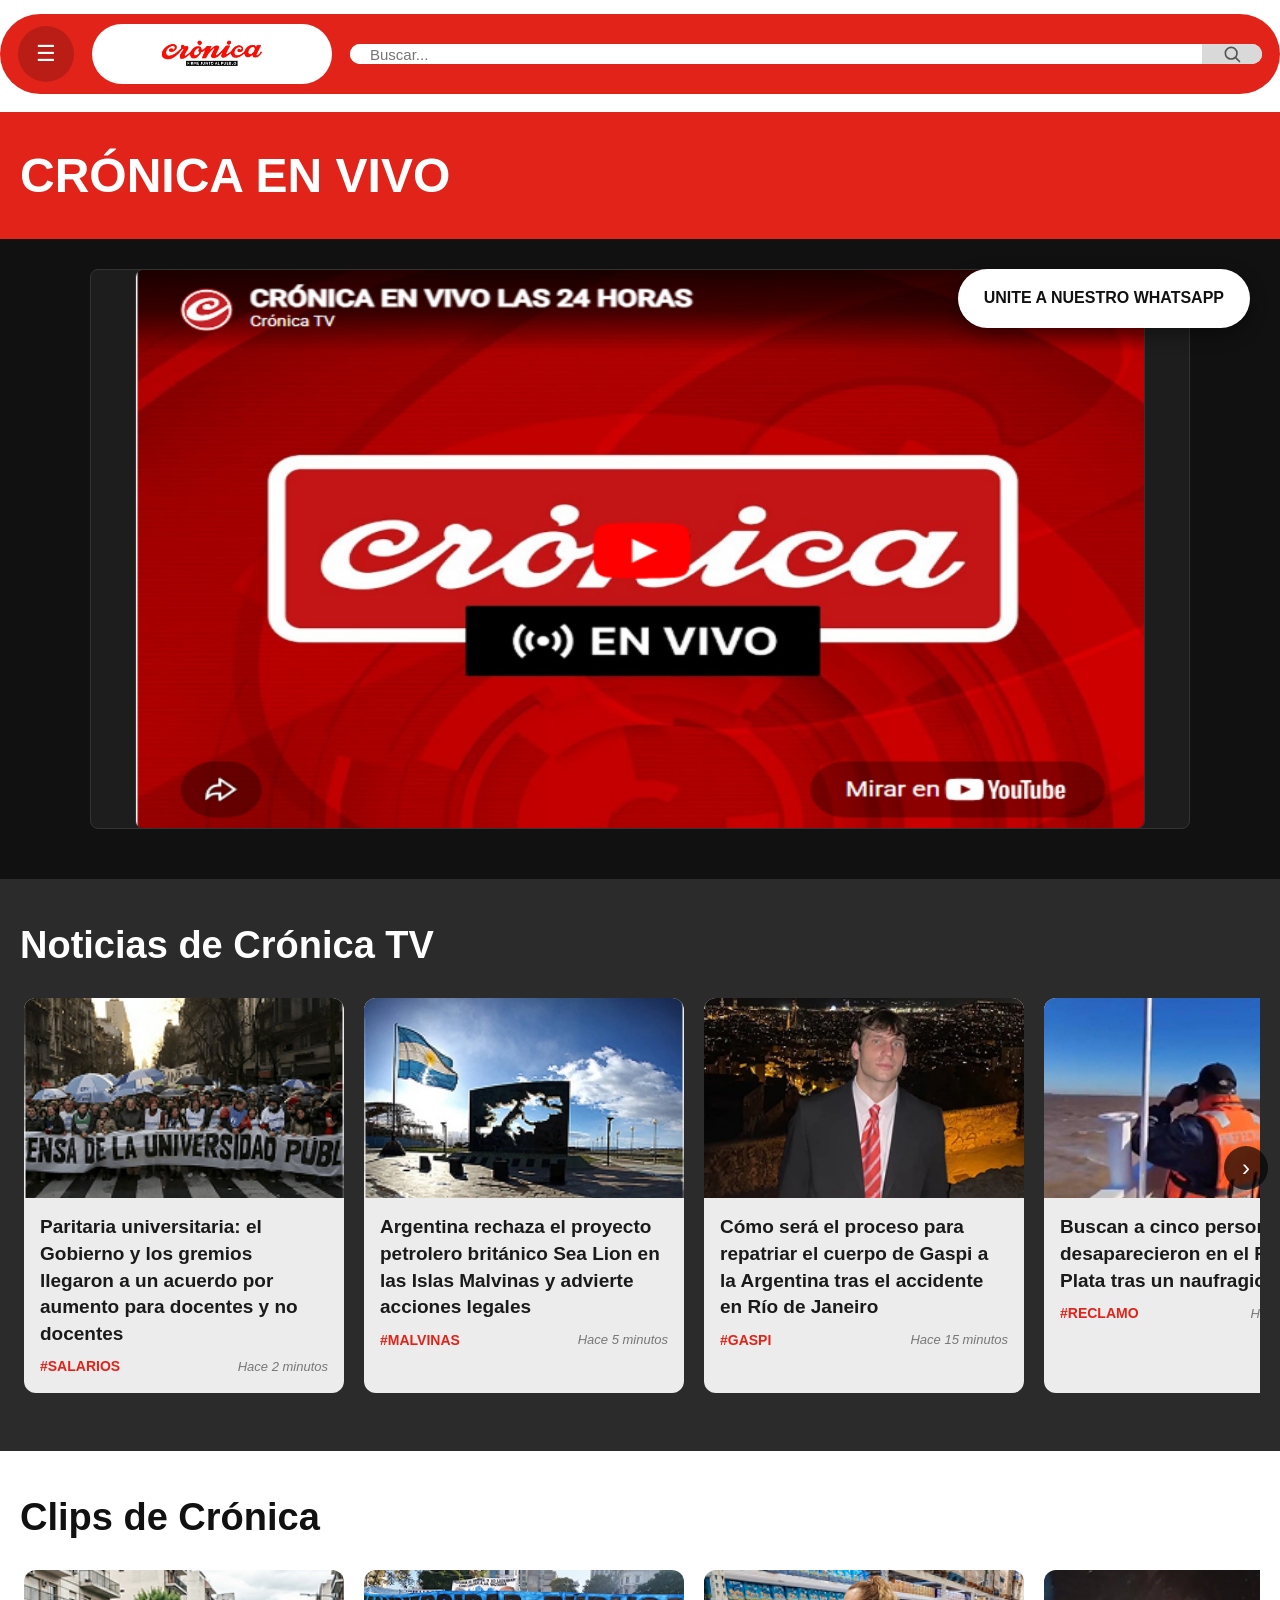
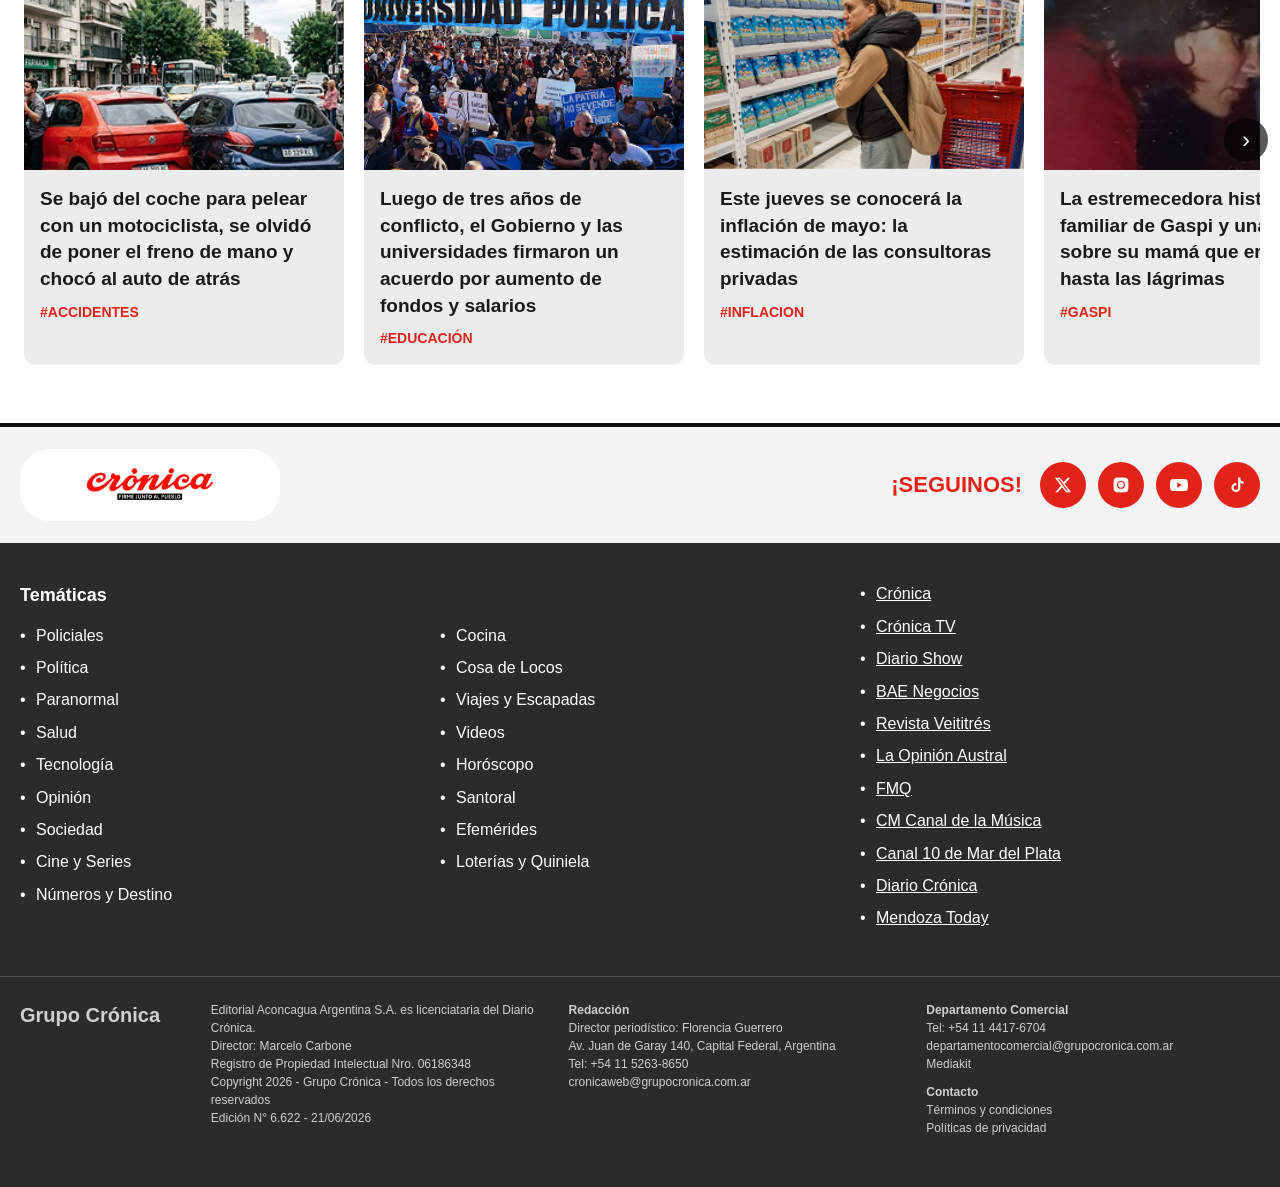
<file: en-vivo.html>
<!DOCTYPE html>
<!--
  ============================================================================
  PÁGINA SECUNDARIA: "CRÓNICA EN VIVO"
  ============================================================================
  ARCHIVO: en-vivo.html  ->  SOLO la estructura.
    - Estilos en  style-envivo.css   (enlazado en el <head>)
    - Lógica  en  script-envivo.js   (enlazado al final del <body>)
  Los tres archivos deben estar en la MISMA carpeta.

  Esta vista se enlaza desde el botón "ÚLTIMAS NOTICIAS - EN VIVO" del index.
  Reutilizamos la MISMA convención de carrusel que en la home:
     .carrusel > [.carrusel-flecha.anterior] .carrusel-pista [.carrusel-flecha.siguiente]
  ============================================================================
-->
<html lang="es">
<head>
  <meta charset="UTF-8" />
  <meta name="viewport" content="width=device-width, initial-scale=1.0" />
  <title>Crónica en Vivo</title>
  <link rel="stylesheet" href="style-envivo.css" />
</head>

<body>

  <!-- =======================================================================
       1. HEADER SIMPLIFICADO
          menú ☰ (izq) · logo · buscador (der)
       ======================================================================= -->
  <header class="header">
    <div class="contenedor barra-superior">
      <button class="btn-menu" id="btnMenu" aria-label="Abrir menú">&#9776;</button>

      <!-- LOGO: rectángulo apaisado con tu imagen adentro. Lleva a la home. -->
      <a href="index.html" class="logo">
        <img src="imagenes/logo.png" alt="Crónica" class="logo-img" />
      </a>

      <form class="buscador" onsubmit="return false;">
        <input type="text" placeholder="Buscar..." />
        <button type="submit" aria-label="Buscar">
          <svg viewBox="0 0 24 24" width="20" height="20" fill="none" stroke="currentColor" stroke-width="2" stroke-linecap="round" stroke-linejoin="round"><circle cx="11" cy="11" r="7"></circle><line x1="21" y1="21" x2="16.65" y2="16.65"></line></svg>
        </button>
      </form>
    </div>

    <!-- Menú desplegable (abre del lado izquierdo, igual que en la home) -->
    <nav class="menu-desplegable menu-desplegable--oculto" id="menuDesplegable" aria-label="Menú">
      <ul class="menu-lista">
        <li><a href="index.html">Inicio</a></li>
        <li><a href="#">Policiales</a></li>
        <li><a href="#">Política</a></li>
        <li><a href="#">Paranormal</a></li>
        <li><a href="#">Salud</a></li>
        <li><a href="#">Tecnología</a></li>
        <li><a href="#">Opinión</a></li>
        <li><a href="#">Sociedad</a></li>
        <li><a href="#">Cine y Series</a></li>
        <li><a href="#">Números y Destino</a></li>
        <li><a href="#">Cocina</a></li>
        <li><a href="#">Cosa de Locos</a></li>
        <li><a href="#">Viajes y Escapadas</a></li>
      </ul>
      <div class="menu-redes">
        <a href="#" class="red" aria-label="X"><svg viewBox="0 0 24 24" width="20" height="20" fill="currentColor"><path d="M18.244 2.25h3.308l-7.227 8.26 8.502 11.24h-6.66l-5.214-6.817L4.99 21.75H1.68l7.73-8.835L1.254 2.25H8.08l4.713 6.231 5.45-6.231Zm-1.161 17.52h1.833L7.084 4.126H5.117L17.083 19.77Z"/></svg></a>
        <a href="#" class="red" aria-label="Instagram"><svg viewBox="0 0 24 24" width="20" height="20" fill="currentColor"><path d="M12 2.16c3.2 0 3.58.01 4.85.07 1.17.05 1.8.25 2.23.41.56.22.96.48 1.38.9.42.42.68.82.9 1.38.16.42.36 1.06.41 2.23.06 1.27.07 1.65.07 4.85s-.01 3.58-.07 4.85c-.05 1.17-.25 1.8-.41 2.23-.22.56-.48.96-.9 1.38-.42.42-.82.68-1.38.9-.42.16-1.06.36-2.23.41-1.27.06-1.65.07-4.85.07s-3.58-.01-4.85-.07c-1.17-.05-1.8-.25-2.23-.41a3.81 3.81 0 0 1-1.38-.9 3.81 3.81 0 0 1-.9-1.38c-.16-.42-.36-1.06-.41-2.23C2.17 15.58 2.16 15.2 2.16 12s.01-3.58.07-4.85c.05-1.17.25-1.8.41-2.23.22-.56.48-.96.9-1.38.42-.42.82-.68 1.38-.9.42-.16 1.06-.36 2.23-.41C8.42 2.17 8.8 2.16 12 2.16Zm0 4.38a5.3 5.3 0 1 0 0 10.6 5.3 5.3 0 0 0 0-10.6Zm0 1.62a3.68 3.68 0 1 1 0 7.36 3.68 3.68 0 0 1 0-7.36Zm5.5-2.86a1.24 1.24 0 1 1 0 2.48 1.24 1.24 0 0 1 0-2.48Z"/></svg></a>
        <a href="#" class="red" aria-label="YouTube"><svg viewBox="0 0 24 24" width="20" height="20" fill="currentColor"><path d="M23.5 6.5a3 3 0 0 0-2.1-2.13C19.5 3.85 12 3.85 12 3.85s-7.5 0-9.4.52A3 3 0 0 0 .5 6.5 31.3 31.3 0 0 0 0 12a31.3 31.3 0 0 0 .5 5.5 3 3 0 0 0 2.1 2.13c1.9.52 9.4.52 9.4.52s7.5 0 9.4-.52a3 3 0 0 0 2.1-2.13A31.3 31.3 0 0 0 24 12a31.3 31.3 0 0 0-.5-5.5ZM9.6 15.5v-7l6.2 3.5-6.2 3.5Z"/></svg></a>
        <a href="#" class="red" aria-label="TikTok"><svg viewBox="0 0 24 24" width="20" height="20" fill="currentColor"><path d="M16.5 2h-3v13.5a3 3 0 1 1-2.4-2.94V9.5A6 6 0 1 0 16.5 15.5V8.9a7.5 7.5 0 0 0 4.5 1.5V7.4a4.5 4.5 0 0 1-4.5-4.5V2Z"/></svg></a>
      </div>
    </nav>
  </header>

  <!-- =======================================================================
       2. TÍTULO DE SECCIÓN (franja roja completa, texto blanco a la izquierda)
       ======================================================================= -->
  <section class="franja-titulo">
    <div class="contenedor">
      <h1>CRÓNICA EN VIVO</h1>
    </div>
  </section>

  <main>

    <!-- =====================================================================
         3. REPRODUCTOR + BOTÓN FLOTANTE DE WHATSAPP
         ---------------------------------------------------------------------
         El contenedor .reproductor es position:relative; así el botón de
         WhatsApp (position:absolute) "flota" sobre él, arriba a la derecha.
         ===================================================================== -->
    <section class="reproductor">
      <!-- Placeholder del video (área oscura). Reemplazá por tu <iframe>/<video>. -->
      <div class="video-placeholder">
        <img src="imagenes/cronica en vivo.png" alt="" class="video-placeholder">

      </div>

      <!-- Botón flotante. Se queda fijo sobre la zona del reproductor. -->
      <a href="#" class="btn-whatsapp">UNITE A NUESTRO WHATSAPP</a>
    </section>

    <!-- =====================================================================
         4. NOTICIAS DE CRÓNICA TV  (MODO OSCURO + CARRUSEL)
         ===================================================================== -->
    <section class="seccion-oscura">
      <div class="contenedor">
        <h2 class="titulo-claro">Noticias de Crónica TV</h2>

        <div class="carrusel">
          <button class="carrusel-flecha anterior" aria-label="Anterior">&#8249;</button>
          <div class="carrusel-pista">
            <article class="card card--clara">
              <img src="imagenes/imagen 2.png" alt="">
              <div class="card-cuerpo">
                <h3>Paritaria universitaria: el Gobierno y los gremios llegaron a un acuerdo por aumento para docentes y no docentes</h3>
                <div class="meta"><span class="hashtag">#SALARIOS</span><span class="hora">Hace 2 minutos</span></div>
              </div>
            </article>
            <article class="card card--clara">
              <img src="imagenes/imagen 3.png" alt="">
              <div class="card-cuerpo">
                <h3>Argentina rechaza el proyecto petrolero británico Sea Lion en las Islas Malvinas y advierte acciones legales</h3>
                <div class="meta"><span class="hashtag">#MALVINAS</span><span class="hora">Hace 5 minutos</span></div>
              </div>
            </article>
            <article class="card card--clara">
              <img src="imagenes/imagen 5.png" alt="">
              <div class="card-cuerpo">
                <h3>Cómo será el proceso para repatriar el cuerpo de Gaspi a la Argentina tras el accidente en Río de Janeiro</h3>
                <div class="meta"><span class="hashtag">#GASPI</span><span class="hora">Hace 15 minutos</span></div>
              </div>
            </article>
            <article class="card card--clara">
             <img src="imagenes/imagen 4.png" alt="">
              <div class="card-cuerpo">
                <h3>Buscan a cinco personas que desaparecieron en el Río de la Plata tras un naufragio</h3>
                <div class="meta"><span class="hashtag">#RECLAMO</span><span class="hora">Hace 20 minutos</span></div>
              </div>
            </article>
            <article class="card card--clara">
              <img src="imagenes/imagen 7.png" alt="">
              <div class="card-cuerpo">
                <h3>Suba de tarifas: cómo impactará en las facturas de luz y gas este mes</h3>
                <div class="meta"><span class="hashtag">#TARIFAS</span><span class="hora">Hace 25 minutos</span></div>
              </div>
            </article>
          </div>
          <button class="carrusel-flecha siguiente" aria-label="Siguiente">&#8250;</button>
        </div>
      </div>
    </section>

    <!-- =====================================================================
         5. CLIPS DE CRÓNICA  (MODO CLARO + CARRUSEL)
         ===================================================================== -->
    <section class="seccion-clara">
      <div class="contenedor">
        <h2 class="titulo-oscuro">Clips de Crónica</h2>

        <div class="carrusel">
          <button class="carrusel-flecha anterior" aria-label="Anterior">&#8249;</button>
          <div class="carrusel-pista">
            <article class="card card--clara">
              <img src="imagenes/imagen 9.png" alt="">
              <div class="card-cuerpo">
                <h3>Se bajó del coche para pelear con un motociclista, se olvidó de poner el freno de mano y chocó al auto de atrás</h3>
                <span class="hashtag">#ACCIDENTES</span>
              </div>
            </article>
            <article class="card card--clara">
              <img src="imagenes/imagen 10.png" alt="">
              <div class="card-cuerpo">
                <h3>Luego de tres años de conflicto, el Gobierno y las universidades firmaron un acuerdo por aumento de fondos y salarios</h3>
                <span class="hashtag">#EDUCACIÓN</span>
              </div>
            </article>
            <article class="card card--clara">
              <img src="imagenes/imagen 7.png" alt="">
              <div class="card-cuerpo">
                <h3>Este jueves se conocerá la inflación de mayo: la estimación de las consultoras privadas</h3>
                <span class="hashtag">#INFLACION</span>
              </div>
            </article>
            <article class="card card--clara">
              <img src="imagenes/imagen 6.png" alt="">
              <div class="card-cuerpo">
                <h3>La estremecedora historia familiar de Gaspi y una verdad sobre su mamá que emociona hasta las lágrimas</h3>
                <span class="hashtag">#GASPI</span>
              </div>
            </article>
            <article class="card card--clara">
              <img src="imagenes/politica 1.png" alt="">
              <div class="card-cuerpo">
                <h3>El Gobierno le advirtió a los empresarios que "no apuesten a una devaluación para salvarse"</h3>
                <span class="hashtag">#INFLACION</span>
              </div>
            </article>
          </div>
          <button class="carrusel-flecha siguiente" aria-label="Siguiente">&#8250;</button>
        </div>
      </div>
    </section>


  </main>

  <!-- =======================================================================
       FOOTER (consistente con la home: franja blanca + área gris oscuro)
       ======================================================================= -->
  <footer class="footer">
    <div class="footer-top">
      <div class="contenedor footer-top-fila">
        <a href="index.html" class="logo logo--footer">
          <img src="imagenes/logo.png" alt="Crónica" class="logo-img" />
        </a>
        <div class="footer-seguinos">
          <span>¡SEGUINOS!</span>
          <div class="footer-redes">
            <a href="#" class="red-roja" aria-label="X"><svg viewBox="0 0 24 24" width="18" height="18" fill="currentColor"><path d="M18.244 2.25h3.308l-7.227 8.26 8.502 11.24h-6.66l-5.214-6.817L4.99 21.75H1.68l7.73-8.835L1.254 2.25H8.08l4.713 6.231 5.45-6.231Zm-1.161 17.52h1.833L7.084 4.126H5.117L17.083 19.77Z"/></svg></a>
            <a href="#" class="red-roja" aria-label="Instagram"><svg viewBox="0 0 24 24" width="18" height="18" fill="currentColor"><path d="M12 2.16c3.2 0 3.58.01 4.85.07 1.17.05 1.8.25 2.23.41.56.22.96.48 1.38.9.42.42.68.82.9 1.38.16.42.36 1.06.41 2.23.06 1.27.07 1.65.07 4.85s-.01 3.58-.07 4.85c-.05 1.17-.25 1.8-.41 2.23-.22.56-.48.96-.9 1.38-.42.42-.82.68-1.38.9-.42.16-1.06.36-2.23.41-1.27.06-1.65.07-4.85.07s-3.58-.01-4.85-.07c-1.17-.05-1.8-.25-2.23-.41a3.81 3.81 0 0 1-1.38-.9 3.81 3.81 0 0 1-.9-1.38c-.16-.42-.36-1.06-.41-2.23C2.17 15.58 2.16 15.2 2.16 12s.01-3.58.07-4.85c.05-1.17.25-1.8.41-2.23.22-.56.48-.96.9-1.38.42-.42.82-.68 1.38-.9.42-.16 1.06-.36 2.23-.41C8.42 2.17 8.8 2.16 12 2.16Zm0 4.38a5.3 5.3 0 1 0 0 10.6 5.3 5.3 0 0 0 0-10.6Zm0 1.62a3.68 3.68 0 1 1 0 7.36 3.68 3.68 0 0 1 0-7.36Zm5.5-2.86a1.24 1.24 0 1 1 0 2.48 1.24 1.24 0 0 1 0-2.48Z"/></svg></a>
            <a href="#" class="red-roja" aria-label="YouTube"><svg viewBox="0 0 24 24" width="18" height="18" fill="currentColor"><path d="M23.5 6.5a3 3 0 0 0-2.1-2.13C19.5 3.85 12 3.85 12 3.85s-7.5 0-9.4.52A3 3 0 0 0 .5 6.5 31.3 31.3 0 0 0 0 12a31.3 31.3 0 0 0 .5 5.5 3 3 0 0 0 2.1 2.13c1.9.52 9.4.52 9.4.52s7.5 0 9.4-.52a3 3 0 0 0 2.1-2.13A31.3 31.3 0 0 0 24 12a31.3 31.3 0 0 0-.5-5.5ZM9.6 15.5v-7l6.2 3.5-6.2 3.5Z"/></svg></a>
            <a href="#" class="red-roja" aria-label="TikTok"><svg viewBox="0 0 24 24" width="18" height="18" fill="currentColor"><path d="M16.5 2h-3v13.5a3 3 0 1 1-2.4-2.94V9.5A6 6 0 1 0 16.5 15.5V8.9a7.5 7.5 0 0 0 4.5 1.5V7.4a4.5 4.5 0 0 1-4.5-4.5V2Z"/></svg></a>
          </div>
        </div>
      </div>
    </div>

    <div class="footer-principal">
      <div class="contenedor footer-cols">
        <div class="footer-tematicas">
          <h4>Temáticas</h4>
          <div class="tematicas-grid">
            <ul>
              <li><a href="#">Policiales</a></li>
              <li><a href="#">Política</a></li>
              <li><a href="#">Paranormal</a></li>
              <li><a href="#">Salud</a></li>
              <li><a href="#">Tecnología</a></li>
              <li><a href="#">Opinión</a></li>
              <li><a href="#">Sociedad</a></li>
              <li><a href="#">Cine y Series</a></li>
              <li><a href="#">Números y Destino</a></li>
            </ul>
            <ul>
              <li><a href="#">Cocina</a></li>
              <li><a href="#">Cosa de Locos</a></li>
              <li><a href="#">Viajes y Escapadas</a></li>
              <li><a href="#">Videos</a></li>
              <li><a href="#">Horóscopo</a></li>
              <li><a href="#">Santoral</a></li>
              <li><a href="#">Efemérides</a></li>
              <li><a href="#">Loterías y Quiniela</a></li>
            </ul>
          </div>
        </div>

        <ul class="footer-medios">
          <li><a href="#">Crónica</a></li>
          <li><a href="#">Crónica TV</a></li>
          <li><a href="#">Diario Show</a></li>
          <li><a href="#">BAE Negocios</a></li>
          <li><a href="#">Revista Veititrés</a></li>
          <li><a href="#">La Opinión Austral</a></li>
          <li><a href="#">FMQ</a></li>
          <li><a href="#">CM Canal de la Música</a></li>
          <li><a href="#">Canal 10 de Mar del Plata</a></li>
          <li><a href="#">Diario Crónica</a></li>
          <li><a href="#">Mendoza Today</a></li>
        </ul>
      </div>

      <div class="contenedor footer-legal">
        <div class="footer-grupo"><strong>Grupo Crónica</strong></div>
        <div class="footer-datos">
          <p>Editorial Aconcagua Argentina S.A. es licenciataria del Diario Crónica.<br>
             Director: Marcelo Carbone<br>
             Registro de Propiedad Intelectual Nro. 06186348<br>
             Copyright 2026 - Grupo Crónica - Todos los derechos reservados<br>
             Edición N° 6.622 - 21/06/2026</p>
        </div>
        <div class="footer-datos">
          <p><strong>Redacción</strong><br>
             Director periodístico: Florencia Guerrero<br>
             Av. Juan de Garay 140, Capital Federal, Argentina<br>
             Tel: +54 11 5263-8650<br>
             cronicaweb@grupocronica.com.ar</p>
        </div>
        <div class="footer-datos">
          <p><strong>Departamento Comercial</strong><br>
             Tel: +54 11 4417-6704<br>
             departamentocomercial@grupocronica.com.ar<br>
             Mediakit</p>
          <p><strong>Contacto</strong><br>
             Términos y condiciones<br>
             Políticas de privacidad</p>
        </div>
      </div>
    </div>
  </footer>

  <script src="script-envivo.js"></script>
</body>
</html>
</file>
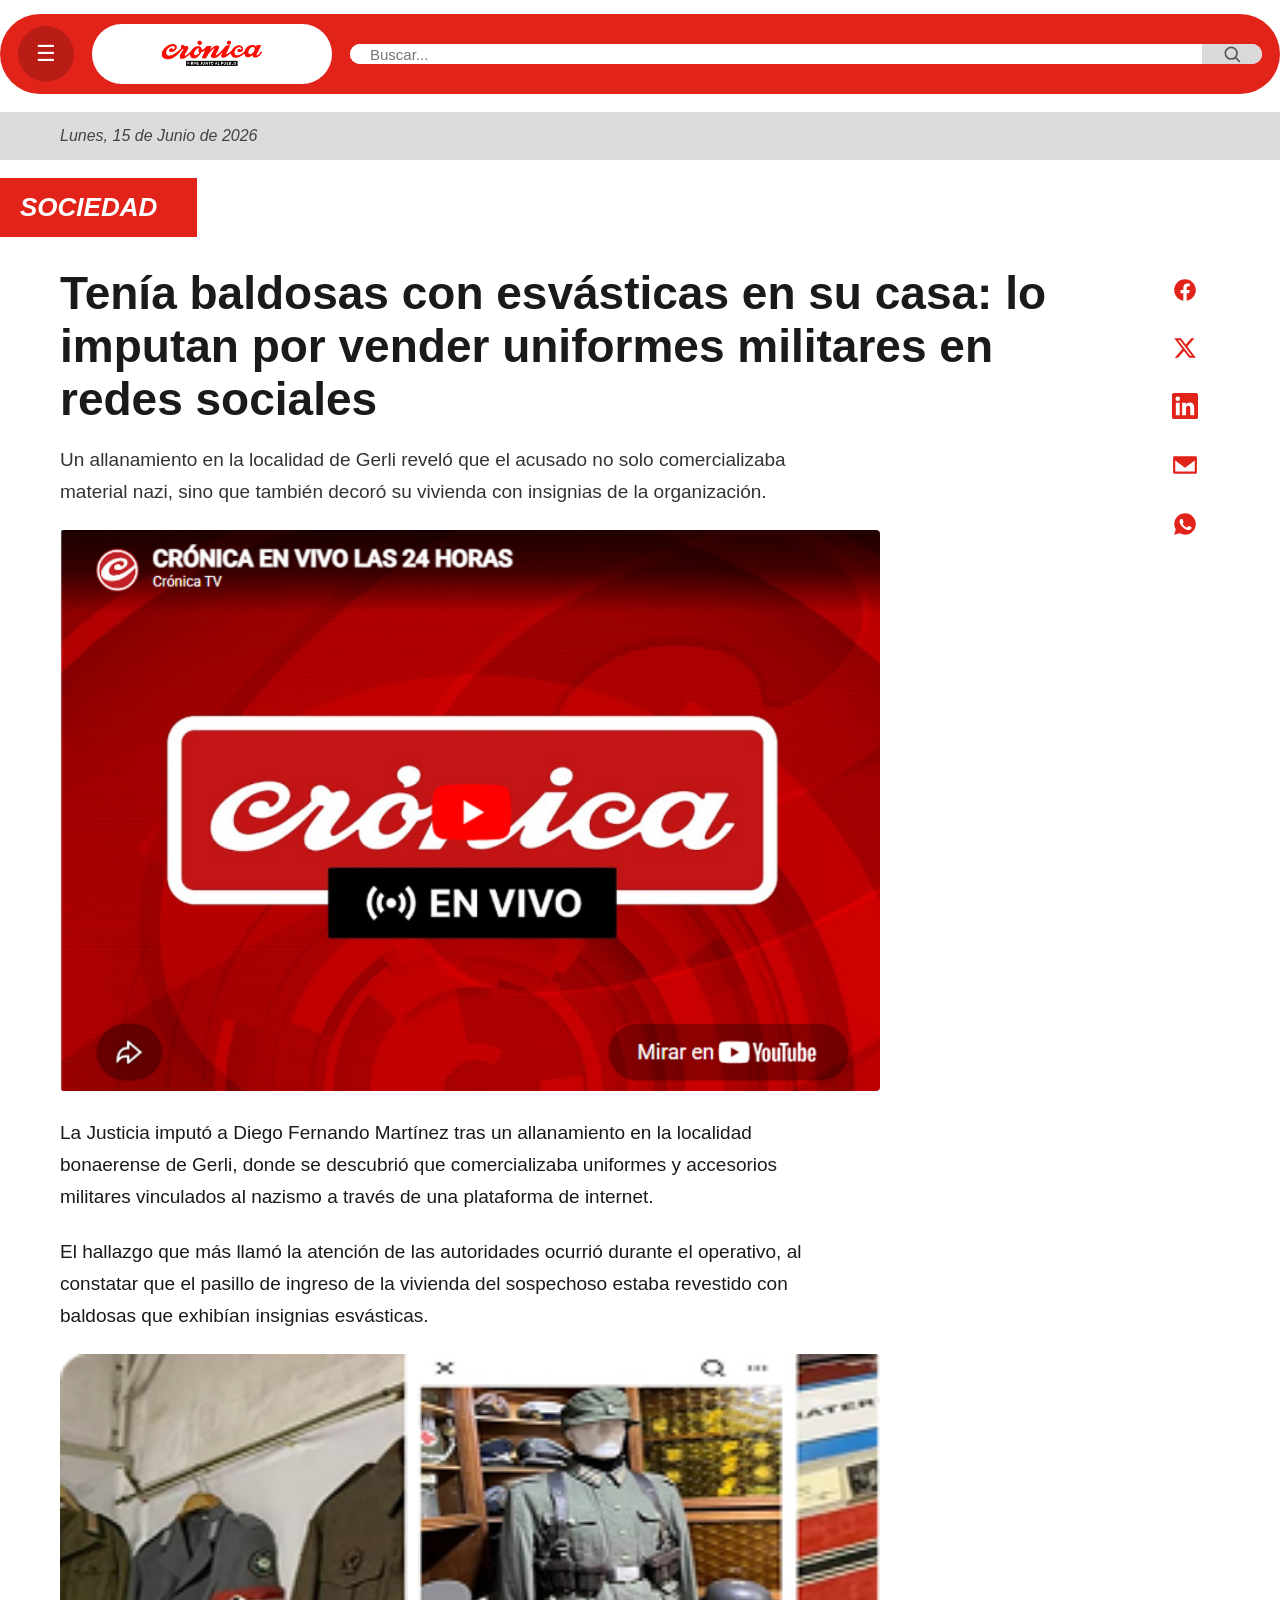
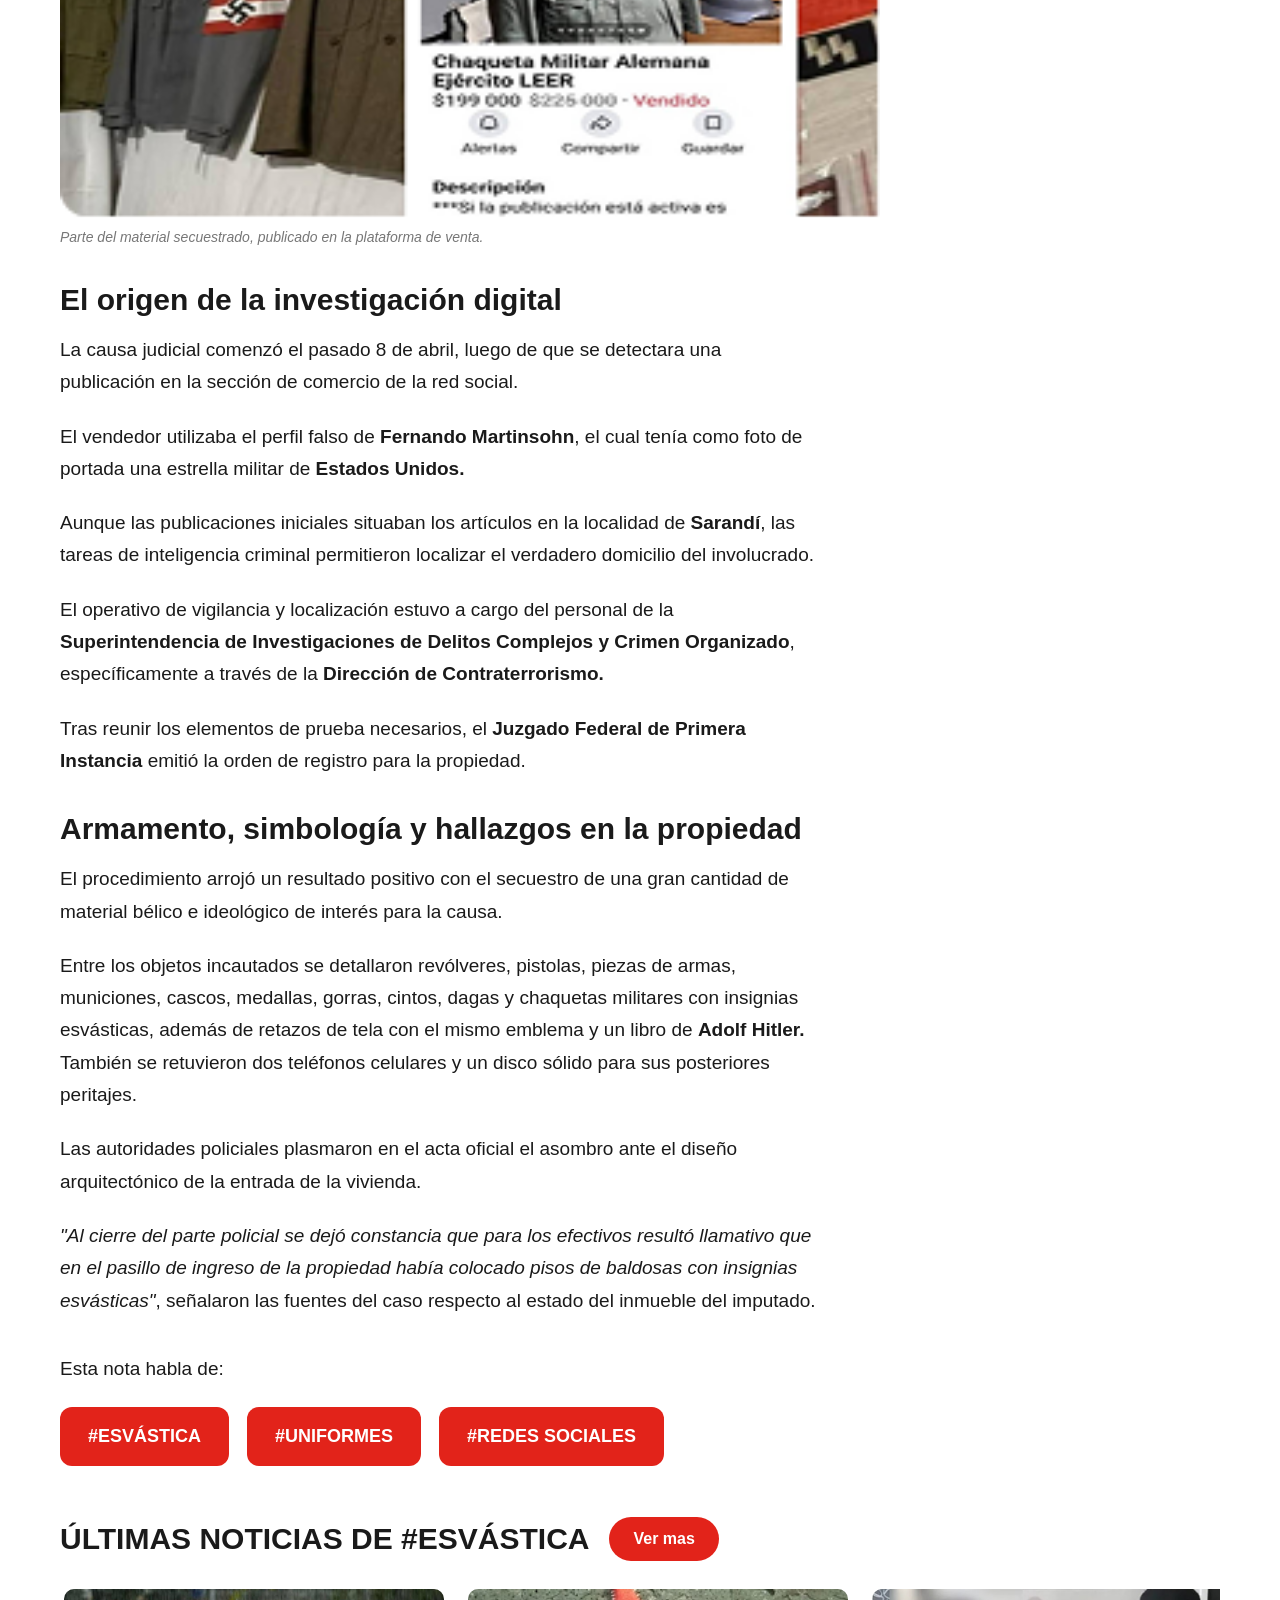
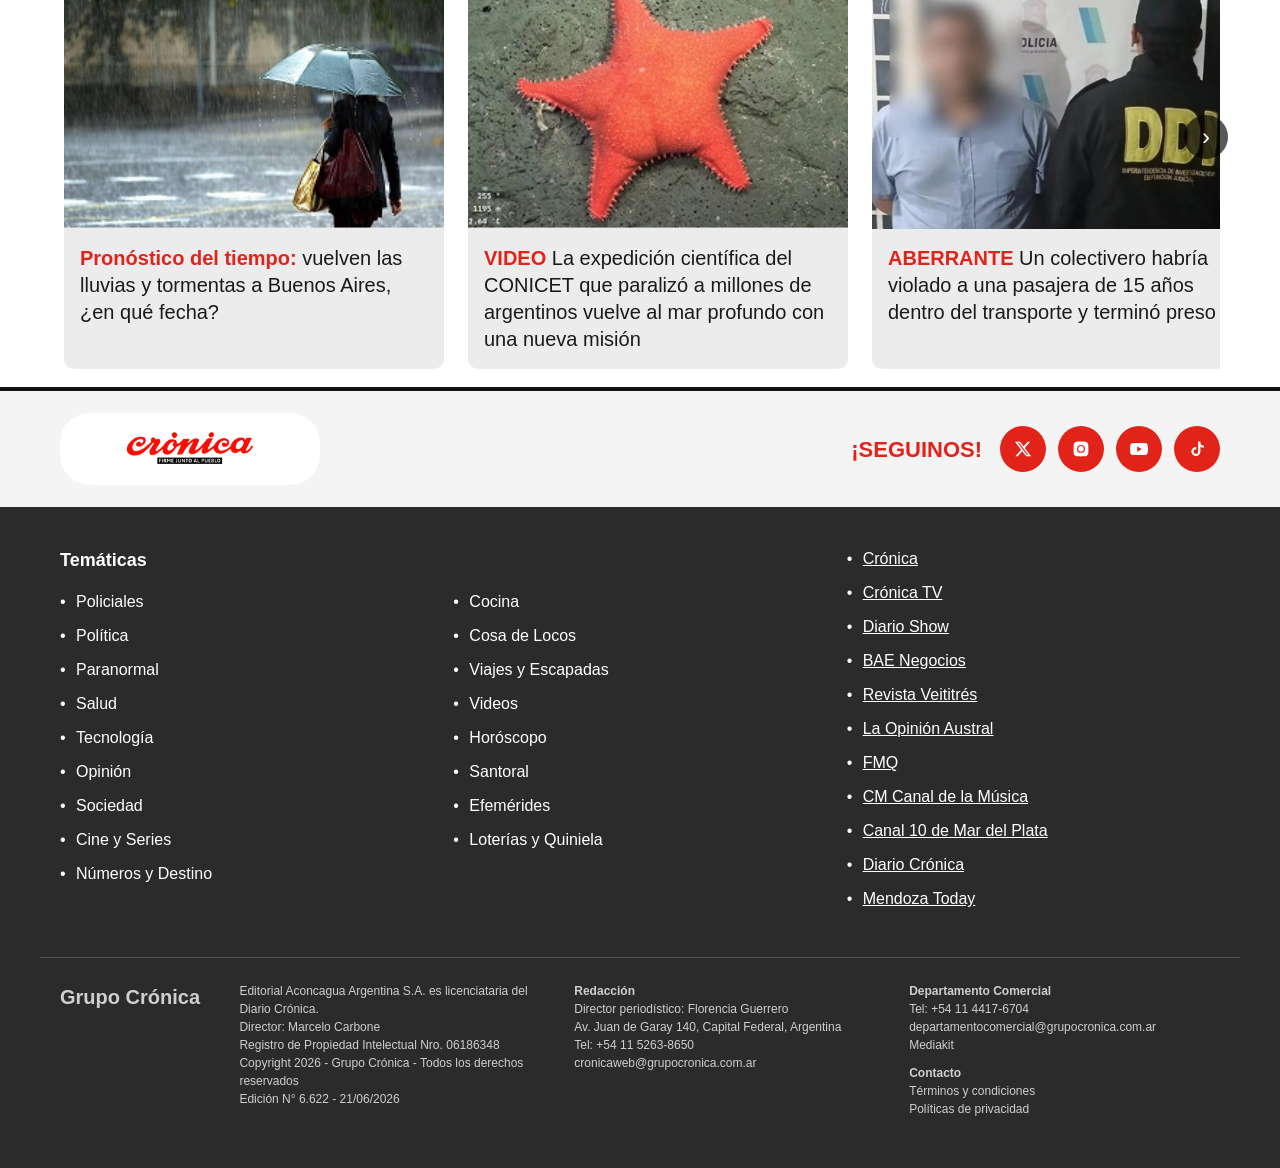
<file: noticia-esvastica.html>
<!DOCTYPE html>
<!--
  ============================================================================
  PÁGINA DE ARTÍCULO: "NOTICIA ESVÁSTICA"
  ============================================================================
  ARCHIVO: noticia-esvastica.html  ->  SOLO la estructura.
    - Estilos en  style-noticia.css   (el MISMO que usa noticia.html)
    - Lógica  en  script-noticia.js   (carrusel de relacionadas + menú ☰)
  Los tres archivos deben estar en la MISMA carpeta.

  Se enlaza desde la home: tarjeta "esvástica" de la grilla "Social Noticias".

  NOTA SOBRE LAS IMÁGENES:
    Igual que en noticia.html, las fotos van como PLACEHOLDERS (.media-hueco /
    .img-ph). Donde tengas la foto real, reemplazá el <div ...> por:
        <img src="imagenes/NOMBRE.png" alt="texto descriptivo">
    Te dejé en cada lugar un comentario con el nombre sugerido.
  ============================================================================
-->
<html lang="es">
<head>
  <meta charset="UTF-8" />
  <meta name="viewport" content="width=device-width, initial-scale=1.0" />
  <title>Tenía baldosas con esvásticas en su casa: lo imputan por vender uniformes militares — Crónica</title>
  <link rel="stylesheet" href="style-noticia.css" />
</head>

<body>

  <!-- =======================================================================
       1. HEADER (cinta roja) + SUB-HEADER (cinta gris con la fecha)
       ======================================================================= -->
  <header class="header">
    <div class="contenedor barra-superior">
      <button class="btn-menu" id="btnMenu" aria-label="Abrir menú">&#9776;</button>

      <!-- LOGO: rectángulo apaisado con tu imagen adentro. Lleva a la home. -->
      <a href="index.html" class="logo">
        <img src="imagenes/logo.png" alt="Crónica" class="logo-img" />
      </a>

      <form class="buscador" onsubmit="return false;">
        <input type="text" placeholder="Buscar..." />
        <button type="submit" aria-label="Buscar">
          <svg viewBox="0 0 24 24" width="20" height="20" fill="none" stroke="currentColor" stroke-width="2" stroke-linecap="round" stroke-linejoin="round"><circle cx="11" cy="11" r="7"></circle><line x1="21" y1="21" x2="16.65" y2="16.65"></line></svg>
        </button>
      </form>
    </div>

    <!-- Menú desplegable (abre del lado izquierdo, igual que en las otras páginas) -->
    <nav class="menu-desplegable menu-desplegable--oculto" id="menuDesplegable" aria-label="Menú">
      <ul class="menu-lista">
        <li><a href="index.html">Inicio</a></li>
        <li><a href="#">Policiales</a></li>
        <li><a href="#">Política</a></li>
        <li><a href="#">Paranormal</a></li>
        <li><a href="#">Salud</a></li>
        <li><a href="#">Tecnología</a></li>
        <li><a href="#">Opinión</a></li>
        <li><a href="#">Sociedad</a></li>
        <li><a href="#">Cine y Series</a></li>
        <li><a href="#">Números y Destino</a></li>
        <li><a href="#">Cocina</a></li>
        <li><a href="#">Cosa de Locos</a></li>
        <li><a href="#">Viajes y Escapadas</a></li>
      </ul>
      <div class="menu-redes">
        <a href="#" class="red" aria-label="X"><svg viewBox="0 0 24 24" width="20" height="20" fill="currentColor"><path d="M18.244 2.25h3.308l-7.227 8.26 8.502 11.24h-6.66l-5.214-6.817L4.99 21.75H1.68l7.73-8.835L1.254 2.25H8.08l4.713 6.231 5.45-6.231Zm-1.161 17.52h1.833L7.084 4.126H5.117L17.083 19.77Z"/></svg></a>
        <a href="#" class="red" aria-label="Instagram"><svg viewBox="0 0 24 24" width="20" height="20" fill="currentColor"><path d="M12 2.16c3.2 0 3.58.01 4.85.07 1.17.05 1.8.25 2.23.41.56.22.96.48 1.38.9.42.42.68.82.9 1.38.16.42.36 1.06.41 2.23.06 1.27.07 1.65.07 4.85s-.01 3.58-.07 4.85c-.05 1.17-.25 1.8-.41 2.23-.22.56-.48.96-.9 1.38-.42.42-.82.68-1.38.9-.42.16-1.06.36-2.23.41-1.27.06-1.65.07-4.85.07s-3.58-.01-4.85-.07c-1.17-.05-1.8-.25-2.23-.41a3.81 3.81 0 0 1-1.38-.9 3.81 3.81 0 0 1-.9-1.38c-.16-.42-.36-1.06-.41-2.23C2.17 15.58 2.16 15.2 2.16 12s.01-3.58.07-4.85c.05-1.17.25-1.8.41-2.23.22-.56.48-.96.9-1.38.42-.42.82-.68 1.38-.9.42-.16 1.06-.36 2.23-.41C8.42 2.17 8.8 2.16 12 2.16Zm0 4.38a5.3 5.3 0 1 0 0 10.6 5.3 5.3 0 0 0 0-10.6Zm0 1.62a3.68 3.68 0 1 1 0 7.36 3.68 3.68 0 0 1 0-7.36Zm5.5-2.86a1.24 1.24 0 1 1 0 2.48 1.24 1.24 0 0 1 0-2.48Z"/></svg></a>
        <a href="#" class="red" aria-label="YouTube"><svg viewBox="0 0 24 24" width="20" height="20" fill="currentColor"><path d="M23.5 6.5a3 3 0 0 0-2.1-2.13C19.5 3.85 12 3.85 12 3.85s-7.5 0-9.4.52A3 3 0 0 0 .5 6.5 31.3 31.3 0 0 0 0 12a31.3 31.3 0 0 0 .5 5.5 3 3 0 0 0 2.1 2.13c1.9.52 9.4.52 9.4.52s7.5 0 9.4-.52a3 3 0 0 0 2.1-2.13A31.3 31.3 0 0 0 24 12a31.3 31.3 0 0 0-.5-5.5ZM9.6 15.5v-7l6.2 3.5-6.2 3.5Z"/></svg></a>
        <a href="#" class="red" aria-label="TikTok"><svg viewBox="0 0 24 24" width="20" height="20" fill="currentColor"><path d="M16.5 2h-3v13.5a3 3 0 1 1-2.4-2.94V9.5A6 6 0 1 0 16.5 15.5V8.9a7.5 7.5 0 0 0 4.5 1.5V7.4a4.5 4.5 0 0 1-4.5-4.5V2Z"/></svg></a>
      </div>
    </nav>
  </header>

  <!-- Sub-header gris con la fecha -->
  <div class="subheader-fecha">
    <div class="contenedor">
      <span>Lunes, 15 de Junio de 2026</span>
    </div>
  </div>

  <!-- Etiqueta de categoría (roja, pegada al borde izquierdo) -->
  <div class="categoria-noticia"><span>Sociedad</span></div>

  <!-- =======================================================================
       2. ENCABEZADO DEL ARTÍCULO + COLUMNA DE REDES
       -----------------------------------------------------------------------
       Layout en 2 columnas (CSS Grid): contenido (1fr) y redes (ancho fijo).
       Las redes NO van fijas: viajan con el flujo y se van hacia arriba al
       hacer scroll (no llevan position:fixed/sticky).
       ======================================================================= -->
  <div class="contenedor articulo-grid">

    <!-- Columna principal: TODO el artículo -->
    <main class="articulo">

      <!-- Título y bajada -->
      <header class="articulo-encabezado">
        <h1>Tenía baldosas con esvásticas en su casa: lo imputan por vender uniformes militares en redes sociales</h1>
        <p class="bajada">Un allanamiento en la localidad de Gerli reveló que el acusado no solo comercializaba material nazi, sino que también decoró su vivienda con insignias de la organización.</p>
      </header>

      <!-- 3. CUERPO DE LA NOTICIA -->

      <!-- Imagen/video principal (marco rojo). -->
      <!-- Reemplazá por tu imagen, p. ej.: <img src="imagenes/sociedad 4.png" alt="..."> -->
      <figure class="media-intercalada">
        <img src="imagenes/cronica en vivo.png" alt="class img-ph--alta">
      </figure>

      <p>La Justicia imputó a Diego Fernando Martínez tras un allanamiento en la localidad bonaerense de Gerli, donde se descubrió que comercializaba uniformes y accesorios militares vinculados al nazismo a través de una plataforma de internet.</p>

      <p>El hallazgo que más llamó la atención de las autoridades ocurrió durante el operativo, al constatar que el pasillo de ingreso de la vivienda del sospechoso estaba revestido con baldosas que exhibían insignias esvásticas.</p>

      <!-- Imagen intercalada: el collage (campera / maniquí / bandera) ES UNA sola imagen. -->
      <!-- Reemplazá por tu collage, p. ej.: <img src="imagenes/sociedad 4.png" alt="..."> -->
      <figure class="media-intercalada">
        <img src="imagenes/sociedad 4.png" alt="">
        <figcaption>Parte del material secuestrado, publicado en la plataforma de venta.</figcaption>
      </figure>

      <h2>El origen de la investigación digital</h2>

      <p>La causa judicial comenzó el pasado 8 de abril, luego de que se detectara una publicación en la sección de comercio de la red social.</p>

      <p>El vendedor utilizaba el perfil falso de <strong>Fernando Martinsohn</strong>, el cual tenía como foto de portada una estrella militar de <strong>Estados Unidos.</strong></p>

      <p>Aunque las publicaciones iniciales situaban los artículos en la localidad de <strong>Sarandí</strong>, las tareas de inteligencia criminal permitieron localizar el verdadero domicilio del involucrado.</p>

      <p>El operativo de vigilancia y localización estuvo a cargo del personal de la <strong>Superintendencia de Investigaciones de Delitos Complejos y Crimen Organizado</strong>, específicamente a través de la <strong>Dirección de Contraterrorismo.</strong></p>

      <p>Tras reunir los elementos de prueba necesarios, el <strong>Juzgado Federal de Primera Instancia</strong> emitió la orden de registro para la propiedad.</p>

      <h2>Armamento, simbología y hallazgos en la propiedad</h2>

      <p>El procedimiento arrojó un resultado positivo con el secuestro de una gran cantidad de material bélico e ideológico de interés para la causa.</p>

      <p>Entre los objetos incautados se detallaron revólveres, pistolas, piezas de armas, municiones, cascos, medallas, gorras, cintos, dagas y chaquetas militares con insignias esvásticas, además de retazos de tela con el mismo emblema y un libro de <strong>Adolf Hitler.</strong> También se retuvieron dos teléfonos celulares y un disco sólido para sus posteriores peritajes.</p>

      <p>Las autoridades policiales plasmaron en el acta oficial el asombro ante el diseño arquitectónico de la entrada de la vivienda.</p>

      <!-- Cita: solo el entrecomillado va en itálica (<em>); la atribución, normal. -->
      <p><em>"Al cierre del parte policial se dejó constancia que para los efectivos resultó llamativo que en el pasillo de ingreso de la propiedad había colocado pisos de baldosas con insignias esvásticas"</em>, señalaron las fuentes del caso respecto al estado del inmueble del imputado.</p>

      <!-- 4. ETIQUETAS (tags) -->
      <section class="tags">
        <p class="tags-titulo">Esta nota habla de:</p>
        <div class="tags-lista">
          <a href="#" class="pill-tag">#ESVÁSTICA</a>
          <a href="#" class="pill-tag">#UNIFORMES</a>
          <a href="#" class="pill-tag">#REDES SOCIALES</a>
        </div>
      </section>

    </main>

    <!-- Columna lateral: REDES SOCIALES (NO fijas; viajan con el flujo) -->
    <aside class="redes-laterales" aria-label="Compartir en redes">
      <a href="#" class="red-icono" aria-label="Compartir en Facebook">
        <svg viewBox="0 0 24 24" width="26" height="26" fill="currentColor"><path d="M22 12.06C22 6.5 17.52 2 12 2S2 6.5 2 12.06c0 5 3.66 9.15 8.44 9.94v-7.03H7.9v-2.9h2.54V9.85c0-2.52 1.5-3.91 3.78-3.91 1.1 0 2.24.2 2.24.2v2.46H15.2c-1.24 0-1.63.78-1.63 1.57v1.89h2.78l-.44 2.9h-2.34V22c4.78-.79 8.43-4.94 8.43-9.94Z"/></svg>
      </a>
      <a href="#" class="red-icono" aria-label="Compartir en X">
        <svg viewBox="0 0 24 24" width="24" height="24" fill="currentColor"><path d="M18.244 2.25h3.308l-7.227 8.26 8.502 11.24h-6.66l-5.214-6.817L4.99 21.75H1.68l7.73-8.835L1.254 2.25H8.08l4.713 6.231 5.45-6.231Zm-1.161 17.52h1.833L7.084 4.126H5.117L17.083 19.77Z"/></svg>
      </a>
      <a href="#" class="red-icono" aria-label="Compartir en LinkedIn">
        <svg viewBox="0 0 24 24" width="26" height="26" fill="currentColor"><path d="M20.45 20.45h-3.56v-5.57c0-1.33-.02-3.04-1.85-3.04-1.85 0-2.13 1.45-2.13 2.94v5.67H9.35V9h3.42v1.56h.05c.48-.9 1.64-1.85 3.37-1.85 3.6 0 4.27 2.37 4.27 5.46v6.28ZM5.34 7.43a2.07 2.07 0 1 1 0-4.14 2.07 2.07 0 0 1 0 4.14ZM7.12 20.45H3.55V9h3.57v11.45ZM22.22 0H1.77C.79 0 0 .77 0 1.73v20.54C0 23.22.79 24 1.77 24h20.45c.98 0 1.78-.78 1.78-1.73V1.73C24 .77 23.2 0 22.22 0Z"/></svg>
      </a>
      <a href="#" class="red-icono" aria-label="Compartir por Email">
        <svg viewBox="0 0 24 24" width="26" height="26" fill="currentColor"><path d="M2 4h20a1 1 0 0 1 1 1v14a1 1 0 0 1-1 1H2a1 1 0 0 1-1-1V5a1 1 0 0 1 1-1Zm10 8.13L4.4 6.5h15.2L12 12.13ZM3 7.87V18h18V7.87l-9 6.7-9-6.7Z"/></svg>
      </a>
      <a href="#" class="red-icono" aria-label="Compartir por WhatsApp">
        <svg viewBox="0 0 24 24" width="26" height="26" fill="currentColor"><path d="M12.04 2C6.58 2 2.13 6.45 2.13 11.91c0 1.75.46 3.45 1.32 4.95L2 22l5.25-1.38a9.9 9.9 0 0 0 4.78 1.22h.01c5.46 0 9.91-4.45 9.91-9.91C21.95 6.45 17.5 2 12.04 2Zm5.8 14.13c-.24.69-1.42 1.32-1.95 1.36-.5.04-.96.27-3.23-.67-2.72-1.13-4.45-3.92-4.59-4.1-.13-.18-1.1-1.46-1.1-2.79 0-1.33.7-1.98.94-2.25.25-.27.54-.34.72-.34.18 0 .36 0 .52.01.17.01.39-.06.61.47.24.57.81 1.97.88 2.11.07.14.12.3.02.48-.09.18-.14.3-.27.46-.14.16-.29.36-.41.48-.14.14-.28.29-.12.57.16.27.71 1.17 1.53 1.9 1.05.94 1.94 1.23 2.21 1.37.27.14.43.12.59-.07.16-.18.68-.79.86-1.06.18-.27.36-.23.61-.14.25.09 1.6.76 1.87.9.27.13.45.2.52.31.07.11.07.64-.17 1.33Z"/></svg>
      </a>
    </aside>

  </div>

  <!-- =======================================================================
       5. ÚLTIMAS NOTICIAS RELACIONADAS (CARRUSEL controlado por JS)
       ======================================================================= -->
  <section class="contenedor relacionadas">
    <div class="relacionadas-encabezado">
      <h2>Últimas noticias de #ESVÁSTICA</h2>
      <a href="#" class="btn-vermas">Ver mas</a>
    </div>

    <div class="carrusel">
      <button class="carrusel-flecha anterior" aria-label="Anterior">&#8249;</button>
      <div class="carrusel-pista">
        <article class="card">
          <!-- Reemplazá por: <img src="imagenes/sociedad 2.png" alt="..."> -->
          <img src="imagenes/sociedad 2.png" alt="">
          <div class="card-cuerpo">
            <h3><strong>Pronóstico del tiempo:</strong> vuelven las lluvias y tormentas a Buenos Aires, ¿en qué fecha?</h3>
          </div>
        </article>
        <article class="card">
          <!-- Reemplazá por: <img src="imagenes/sociedad 3.png" alt="..."> -->
          <img src="imagenes/sociedad 3.png" alt="">
          <div class="card-cuerpo">
            <h3><strong>VIDEO</strong> La expedición científica del CONICET que paralizó a millones de argentinos vuelve al mar profundo con una nueva misión</h3>
          </div>
        </article>
        <article class="card">
          <!-- Reemplazá por tu foto del operativo (la del personal de la DDI) -->
          <img src="imagenes/policial 9.webp" alt="">
          <div class="card-cuerpo">
            <h3><strong>ABERRANTE</strong> Un colectivero habría violado a una pasajera de 15 años dentro del transporte y terminó preso</h3>
          </div>
        </article>
        <article class="card">
          <img src="imagenes/policial 5.png" alt="">
          <div class="card-cuerpo">
            <h3><strong>CASO</strong> Detienen a un hombre por comercializar simbología nazi a través de las redes sociales</h3>
          </div>
        </article>
      </div>
      <button class="carrusel-flecha siguiente" aria-label="Siguiente">&#8250;</button>
    </div>
  </section>


  <!-- =======================================================================
       FOOTER NO-HOME (logo + ¡SEGUINOS! + temáticas + medios + datos)
       El mismo que usás en noticia.html y en la home.
       ======================================================================= -->
  <footer class="footer">
    <div class="footer-top">
      <div class="contenedor footer-top-fila">
        <a href="index.html" class="logo logo--footer">
          <img src="imagenes/logo.png" alt="Crónica" class="logo-img" />
        </a>
        <div class="footer-seguinos">
          <span>¡SEGUINOS!</span>
          <div class="footer-redes">
            <a href="#" class="red-roja" aria-label="X"><svg viewBox="0 0 24 24" width="18" height="18" fill="currentColor"><path d="M18.244 2.25h3.308l-7.227 8.26 8.502 11.24h-6.66l-5.214-6.817L4.99 21.75H1.68l7.73-8.835L1.254 2.25H8.08l4.713 6.231 5.45-6.231Zm-1.161 17.52h1.833L7.084 4.126H5.117L17.083 19.77Z"/></svg></a>
            <a href="#" class="red-roja" aria-label="Instagram"><svg viewBox="0 0 24 24" width="18" height="18" fill="currentColor"><path d="M12 2.16c3.2 0 3.58.01 4.85.07 1.17.05 1.8.25 2.23.41.56.22.96.48 1.38.9.42.42.68.82.9 1.38.16.42.36 1.06.41 2.23.06 1.27.07 1.65.07 4.85s-.01 3.58-.07 4.85c-.05 1.17-.25 1.8-.41 2.23-.22.56-.48.96-.9 1.38-.42.42-.82.68-1.38.9-.42.16-1.06.36-2.23.41-1.27.06-1.65.07-4.85.07s-3.58-.01-4.85-.07c-1.17-.05-1.8-.25-2.23-.41a3.81 3.81 0 0 1-1.38-.9 3.81 3.81 0 0 1-.9-1.38c-.16-.42-.36-1.06-.41-2.23C2.17 15.58 2.16 15.2 2.16 12s.01-3.58.07-4.85c.05-1.17.25-1.8.41-2.23.22-.56.48-.96.9-1.38.42-.42.82-.68 1.38-.9.42-.16 1.06-.36 2.23-.41C8.42 2.17 8.8 2.16 12 2.16Zm0 4.38a5.3 5.3 0 1 0 0 10.6 5.3 5.3 0 0 0 0-10.6Zm0 1.62a3.68 3.68 0 1 1 0 7.36 3.68 3.68 0 0 1 0-7.36Zm5.5-2.86a1.24 1.24 0 1 1 0 2.48 1.24 1.24 0 0 1 0-2.48Z"/></svg></a>
            <a href="#" class="red-roja" aria-label="YouTube"><svg viewBox="0 0 24 24" width="18" height="18" fill="currentColor"><path d="M23.5 6.5a3 3 0 0 0-2.1-2.13C19.5 3.85 12 3.85 12 3.85s-7.5 0-9.4.52A3 3 0 0 0 .5 6.5 31.3 31.3 0 0 0 0 12a31.3 31.3 0 0 0 .5 5.5 3 3 0 0 0 2.1 2.13c1.9.52 9.4.52 9.4.52s7.5 0 9.4-.52a3 3 0 0 0 2.1-2.13A31.3 31.3 0 0 0 24 12a31.3 31.3 0 0 0-.5-5.5ZM9.6 15.5v-7l6.2 3.5-6.2 3.5Z"/></svg></a>
            <a href="#" class="red-roja" aria-label="TikTok"><svg viewBox="0 0 24 24" width="18" height="18" fill="currentColor"><path d="M16.5 2h-3v13.5a3 3 0 1 1-2.4-2.94V9.5A6 6 0 1 0 16.5 15.5V8.9a7.5 7.5 0 0 0 4.5 1.5V7.4a4.5 4.5 0 0 1-4.5-4.5V2Z"/></svg></a>
          </div>
        </div>
      </div>
    </div>

    <div class="footer-principal">
      <div class="contenedor footer-cols">
        <div class="footer-tematicas">
          <h4>Temáticas</h4>
          <div class="tematicas-grid">
            <ul>
              <li><a href="#">Policiales</a></li>
              <li><a href="#">Política</a></li>
              <li><a href="#">Paranormal</a></li>
              <li><a href="#">Salud</a></li>
              <li><a href="#">Tecnología</a></li>
              <li><a href="#">Opinión</a></li>
              <li><a href="#">Sociedad</a></li>
              <li><a href="#">Cine y Series</a></li>
              <li><a href="#">Números y Destino</a></li>
            </ul>
            <ul>
              <li><a href="#">Cocina</a></li>
              <li><a href="#">Cosa de Locos</a></li>
              <li><a href="#">Viajes y Escapadas</a></li>
              <li><a href="#">Videos</a></li>
              <li><a href="#">Horóscopo</a></li>
              <li><a href="#">Santoral</a></li>
              <li><a href="#">Efemérides</a></li>
              <li><a href="#">Loterías y Quiniela</a></li>
            </ul>
          </div>
        </div>

        <ul class="footer-medios">
          <li><a href="#">Crónica</a></li>
          <li><a href="#">Crónica TV</a></li>
          <li><a href="#">Diario Show</a></li>
          <li><a href="#">BAE Negocios</a></li>
          <li><a href="#">Revista Veititrés</a></li>
          <li><a href="#">La Opinión Austral</a></li>
          <li><a href="#">FMQ</a></li>
          <li><a href="#">CM Canal de la Música</a></li>
          <li><a href="#">Canal 10 de Mar del Plata</a></li>
          <li><a href="#">Diario Crónica</a></li>
          <li><a href="#">Mendoza Today</a></li>
        </ul>
      </div>

      <div class="contenedor footer-legal">
        <div class="footer-grupo"><strong>Grupo Crónica</strong></div>
        <div class="footer-datos">
          <p>Editorial Aconcagua Argentina S.A. es licenciataria del Diario Crónica.<br>
             Director: Marcelo Carbone<br>
             Registro de Propiedad Intelectual Nro. 06186348<br>
             Copyright 2026 - Grupo Crónica - Todos los derechos reservados<br>
             Edición N° 6.622 - 21/06/2026</p>
        </div>
        <div class="footer-datos">
          <p><strong>Redacción</strong><br>
             Director periodístico: Florencia Guerrero<br>
             Av. Juan de Garay 140, Capital Federal, Argentina<br>
             Tel: +54 11 5263-8650<br>
             cronicaweb@grupocronica.com.ar</p>
        </div>
        <div class="footer-datos">
          <p><strong>Departamento Comercial</strong><br>
             Tel: +54 11 4417-6704<br>
             departamentocomercial@grupocronica.com.ar<br>
             Mediakit</p>
          <p><strong>Contacto</strong><br>
             Términos y condiciones<br>
             Políticas de privacidad</p>
        </div>
      </div>
    </div>
  </footer>

  <script src="script-noticia.js"></script>
</body>
</html>
</file>
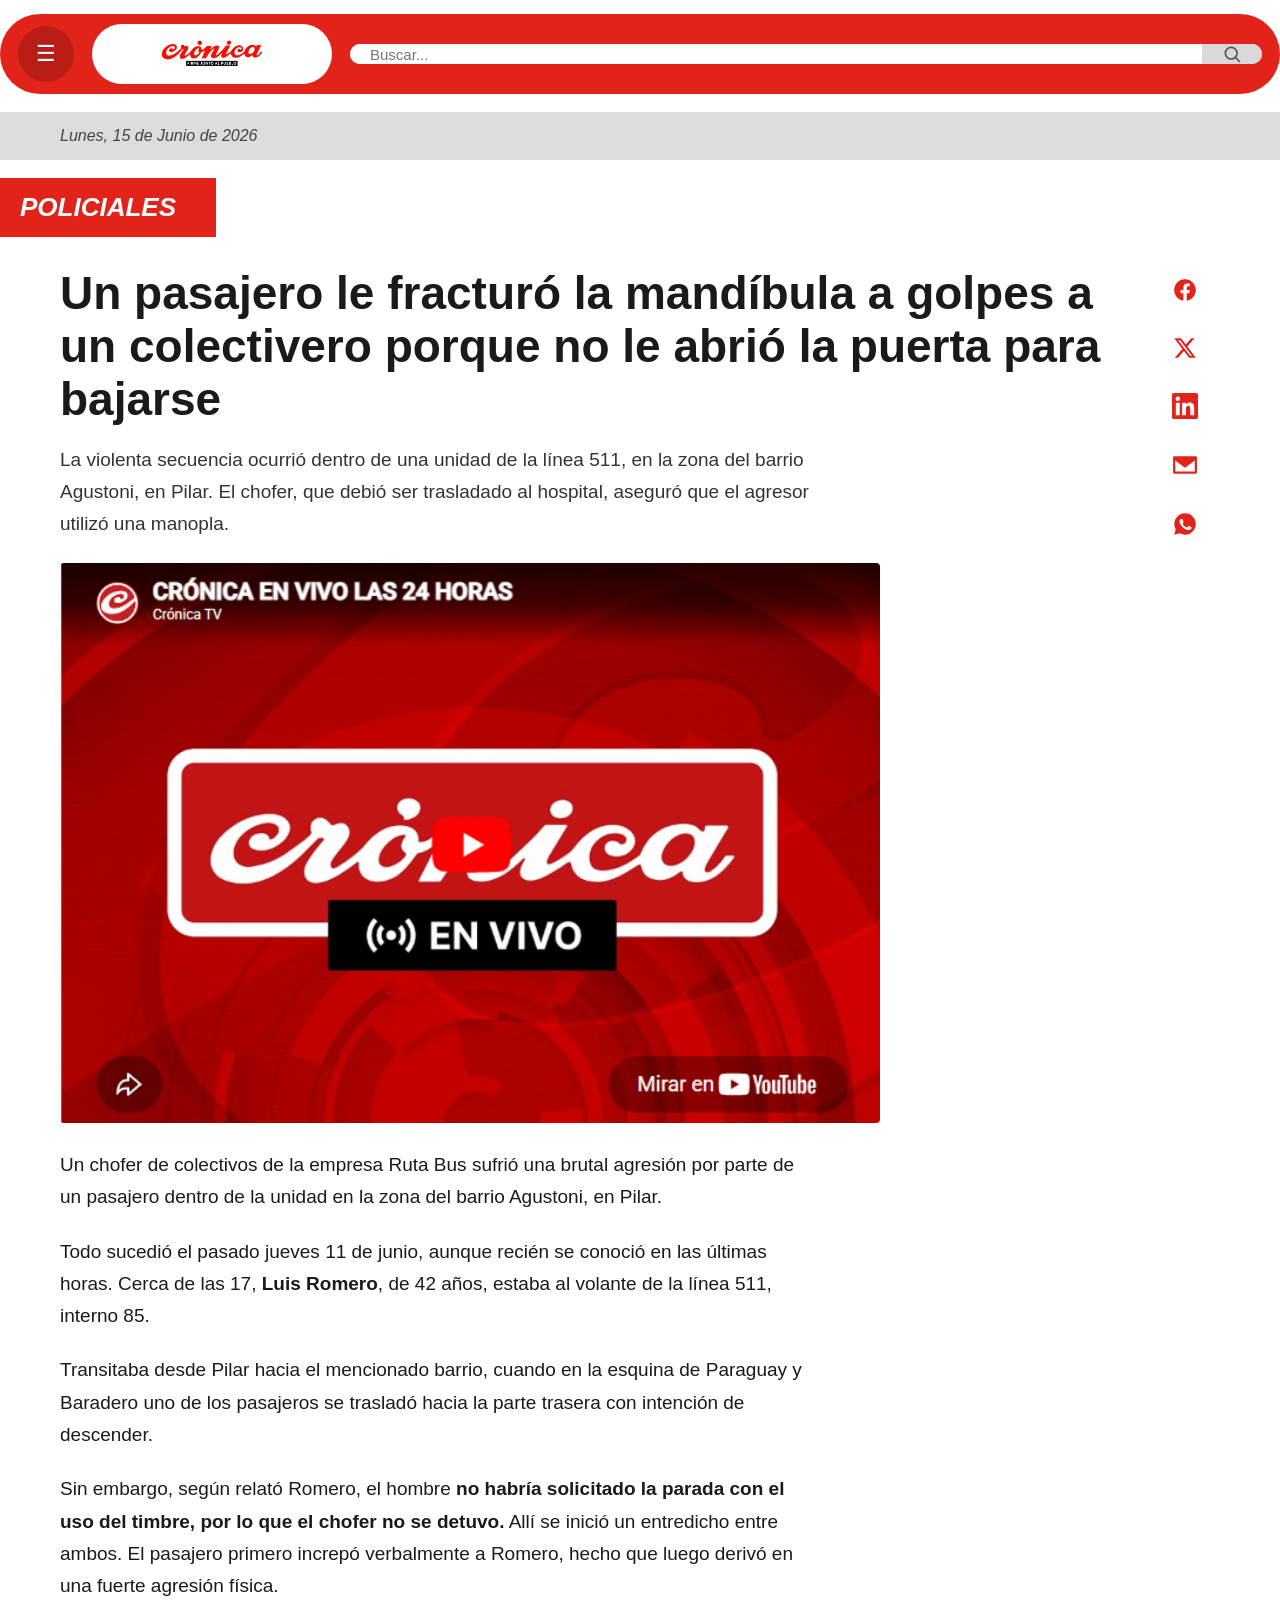
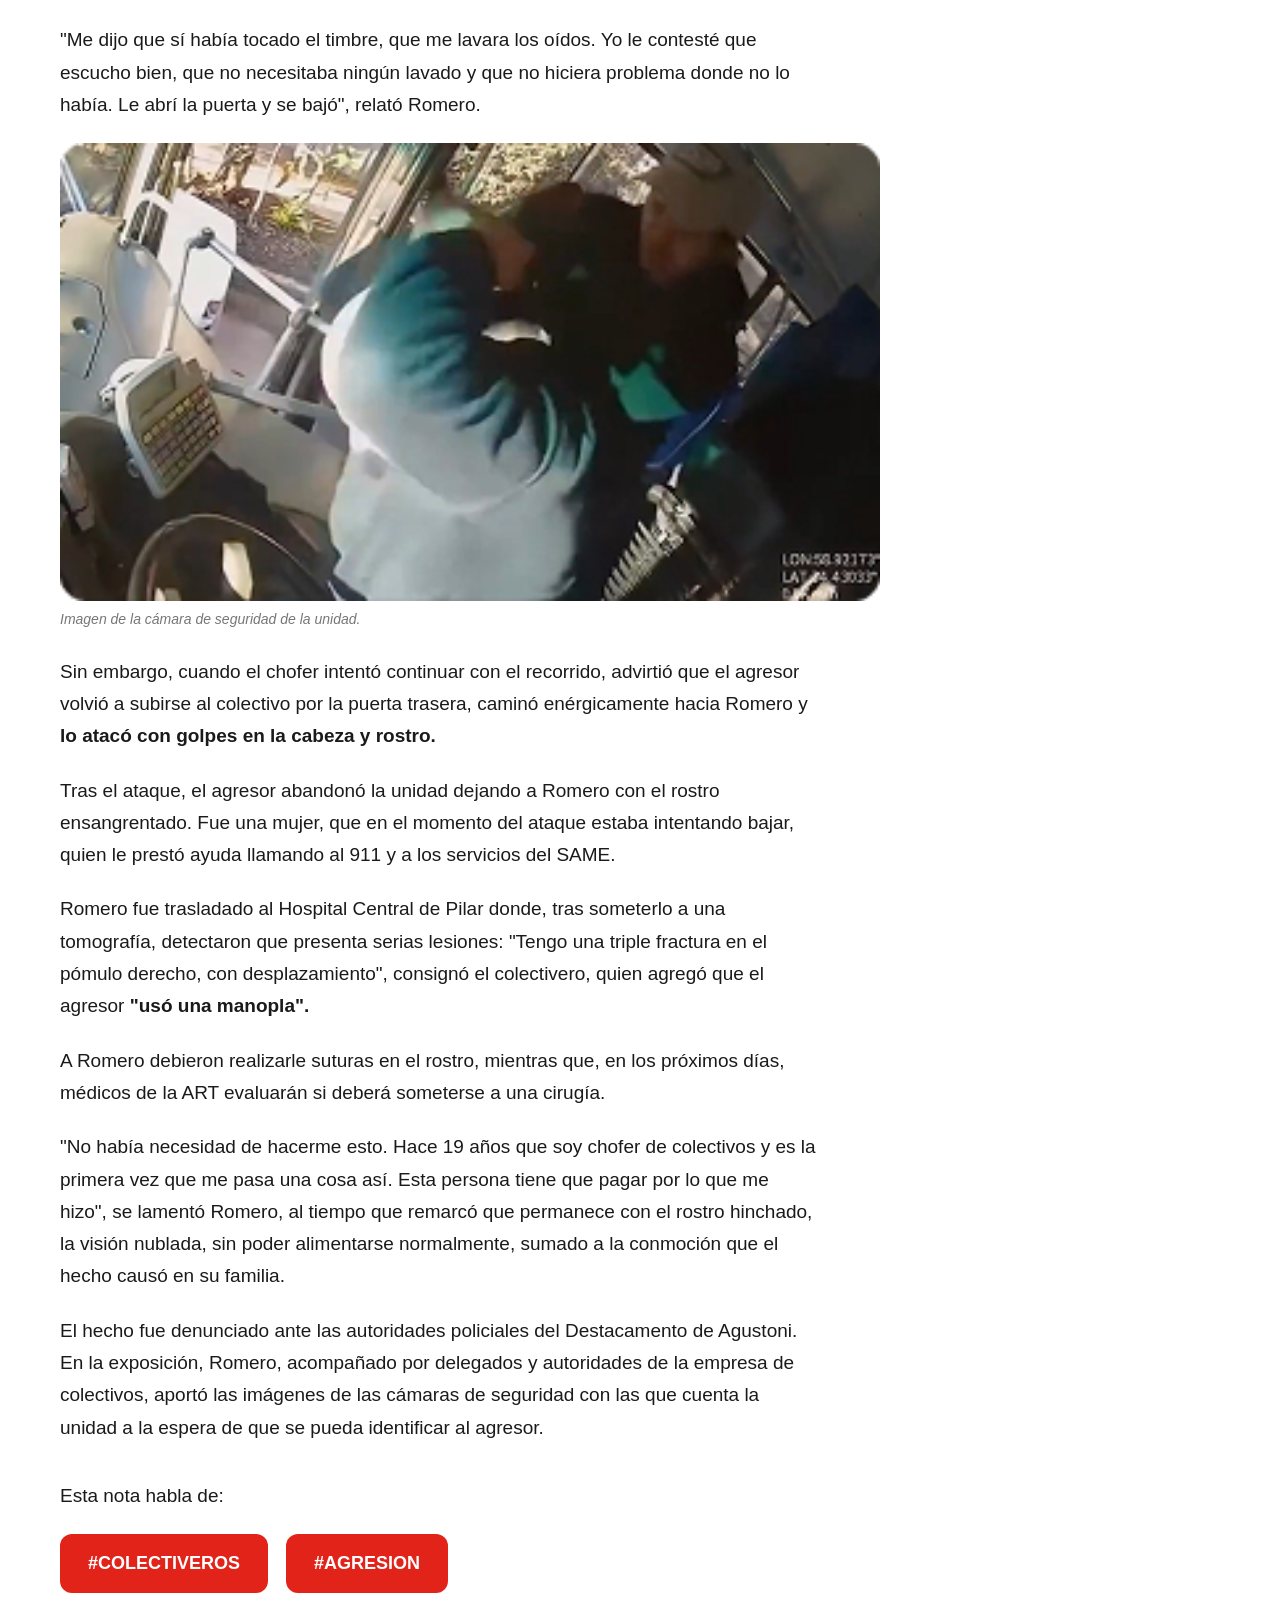
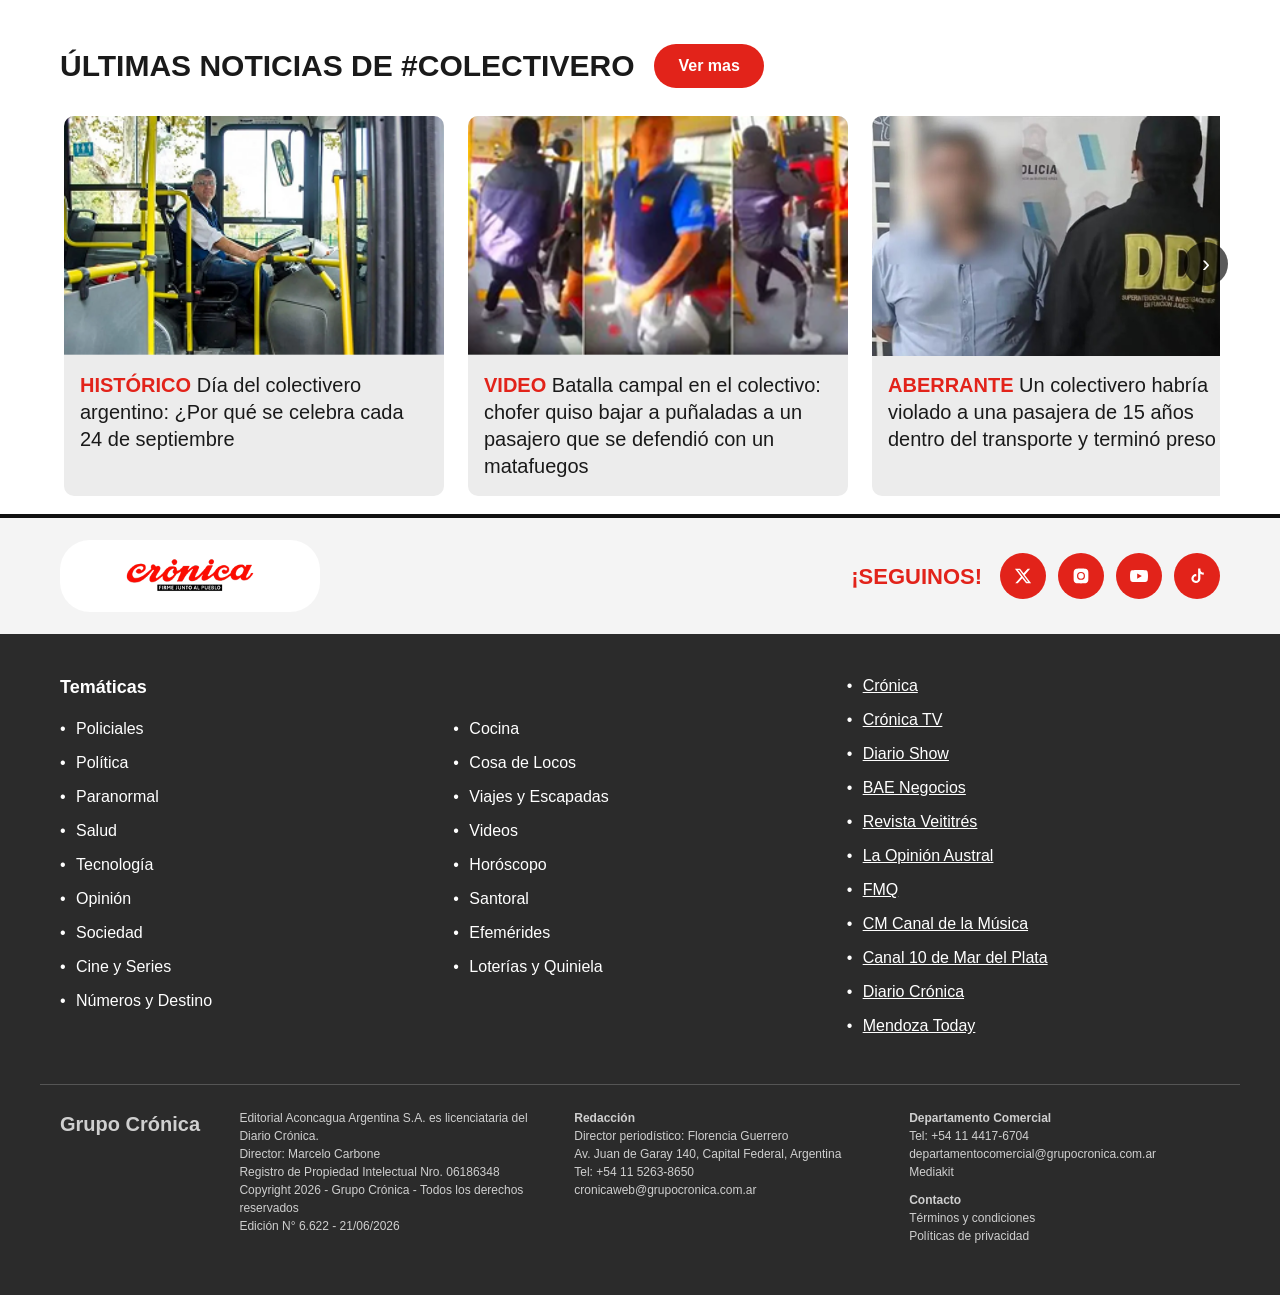
<file: noticia.html>
<!DOCTYPE html>
<!--
  ============================================================================
  PÁGINA DE ARTÍCULO: "NOTICIA"
  ============================================================================
  ARCHIVO: noticia.html  ->  SOLO la estructura.
    - Estilos en  style-noticia.css   (enlazado en el <head>)
    - Lógica  en  script-noticia.js   (enlazado al final del <body>)
  Los tres archivos deben estar en la MISMA carpeta.

  Esta vista se enlaza desde las tarjetas de la home.
  El único JS de la página es el CARRUSEL de "Últimas noticias relacionadas".
  ============================================================================
-->
<html lang="es">
<head>
  <meta charset="UTF-8" />
  <meta name="viewport" content="width=device-width, initial-scale=1.0" />
  <title>Un pasajero le fracturó la mandíbula a golpes a un colectivero — Crónica</title>
  <link rel="stylesheet" href="style-noticia.css" />
</head>

<body>

  <!-- =======================================================================
       1. HEADER (cinta roja) + SUB-HEADER (cinta gris con la fecha)
       ======================================================================= -->
  <header class="header">
    <div class="contenedor barra-superior">
      <button class="btn-menu" id="btnMenu" aria-label="Abrir menú">&#9776;</button>

      <!-- LOGO: rectángulo apaisado con tu imagen adentro. Lleva a la home. -->
      <a href="index.html" class="logo">
        <img src="imagenes/logo.png" alt="Crónica" class="logo-img" />
      </a>

      <form class="buscador" onsubmit="return false;">
        <input type="text" placeholder="Buscar..." />
        <button type="submit" aria-label="Buscar">
          <svg viewBox="0 0 24 24" width="20" height="20" fill="none" stroke="currentColor" stroke-width="2" stroke-linecap="round" stroke-linejoin="round"><circle cx="11" cy="11" r="7"></circle><line x1="21" y1="21" x2="16.65" y2="16.65"></line></svg>
        </button>
      </form>
    </div>

    <!-- Menú desplegable (abre del lado izquierdo, igual que en la home) -->
    <nav class="menu-desplegable menu-desplegable--oculto" id="menuDesplegable" aria-label="Menú">
      <ul class="menu-lista">
        <li><a href="index.html">Inicio</a></li>
        <li><a href="#">Policiales</a></li>
        <li><a href="#">Política</a></li>
        <li><a href="#">Paranormal</a></li>
        <li><a href="#">Salud</a></li>
        <li><a href="#">Tecnología</a></li>
        <li><a href="#">Opinión</a></li>
        <li><a href="#">Sociedad</a></li>
        <li><a href="#">Cine y Series</a></li>
        <li><a href="#">Números y Destino</a></li>
        <li><a href="#">Cocina</a></li>
        <li><a href="#">Cosa de Locos</a></li>
        <li><a href="#">Viajes y Escapadas</a></li>
      </ul>
      <div class="menu-redes">
        <a href="#" class="red" aria-label="X"><svg viewBox="0 0 24 24" width="20" height="20" fill="currentColor"><path d="M18.244 2.25h3.308l-7.227 8.26 8.502 11.24h-6.66l-5.214-6.817L4.99 21.75H1.68l7.73-8.835L1.254 2.25H8.08l4.713 6.231 5.45-6.231Zm-1.161 17.52h1.833L7.084 4.126H5.117L17.083 19.77Z"/></svg></a>
        <a href="#" class="red" aria-label="Instagram"><svg viewBox="0 0 24 24" width="20" height="20" fill="currentColor"><path d="M12 2.16c3.2 0 3.58.01 4.85.07 1.17.05 1.8.25 2.23.41.56.22.96.48 1.38.9.42.42.68.82.9 1.38.16.42.36 1.06.41 2.23.06 1.27.07 1.65.07 4.85s-.01 3.58-.07 4.85c-.05 1.17-.25 1.8-.41 2.23-.22.56-.48.96-.9 1.38-.42.42-.82.68-1.38.9-.42.16-1.06.36-2.23.41-1.27.06-1.65.07-4.85.07s-3.58-.01-4.85-.07c-1.17-.05-1.8-.25-2.23-.41a3.81 3.81 0 0 1-1.38-.9 3.81 3.81 0 0 1-.9-1.38c-.16-.42-.36-1.06-.41-2.23C2.17 15.58 2.16 15.2 2.16 12s.01-3.58.07-4.85c.05-1.17.25-1.8.41-2.23.22-.56.48-.96.9-1.38.42-.42.82-.68 1.38-.9.42-.16 1.06-.36 2.23-.41C8.42 2.17 8.8 2.16 12 2.16Zm0 4.38a5.3 5.3 0 1 0 0 10.6 5.3 5.3 0 0 0 0-10.6Zm0 1.62a3.68 3.68 0 1 1 0 7.36 3.68 3.68 0 0 1 0-7.36Zm5.5-2.86a1.24 1.24 0 1 1 0 2.48 1.24 1.24 0 0 1 0-2.48Z"/></svg></a>
        <a href="#" class="red" aria-label="YouTube"><svg viewBox="0 0 24 24" width="20" height="20" fill="currentColor"><path d="M23.5 6.5a3 3 0 0 0-2.1-2.13C19.5 3.85 12 3.85 12 3.85s-7.5 0-9.4.52A3 3 0 0 0 .5 6.5 31.3 31.3 0 0 0 0 12a31.3 31.3 0 0 0 .5 5.5 3 3 0 0 0 2.1 2.13c1.9.52 9.4.52 9.4.52s7.5 0 9.4-.52a3 3 0 0 0 2.1-2.13A31.3 31.3 0 0 0 24 12a31.3 31.3 0 0 0-.5-5.5ZM9.6 15.5v-7l6.2 3.5-6.2 3.5Z"/></svg></a>
        <a href="#" class="red" aria-label="TikTok"><svg viewBox="0 0 24 24" width="20" height="20" fill="currentColor"><path d="M16.5 2h-3v13.5a3 3 0 1 1-2.4-2.94V9.5A6 6 0 1 0 16.5 15.5V8.9a7.5 7.5 0 0 0 4.5 1.5V7.4a4.5 4.5 0 0 1-4.5-4.5V2Z"/></svg></a>
      </div>
    </nav>
  </header>

  <!-- Sub-header gris con la fecha -->
  <div class="subheader-fecha">
    <div class="contenedor">
      <span>Lunes, 15 de Junio de 2026</span>
    </div>
  </div>

  <!-- Etiqueta de categoría (roja, pegada al borde izquierdo) -->
  <div class="categoria-noticia"><span>Policiales</span></div>

  <!-- =======================================================================
       2. ENCABEZADO DEL ARTÍCULO + COLUMNA DE REDES
       -----------------------------------------------------------------------
       Layout en 2 columnas con CSS Grid: contenido (1fr) y redes (ancho fijo).
       OJO: las redes NO van fijas. Son parte normal del flujo, así que se van
       hacia arriba cuando el usuario hace scroll (no llevan position:fixed/sticky).
       ======================================================================= -->
  <div class="contenedor articulo-grid">

    <!-- Columna principal: TODO el artículo -->
    <main class="articulo">

      <!-- Título y bajada -->
      <header class="articulo-encabezado">
        <h1>Un pasajero le fracturó la mandíbula a golpes a un colectivero porque no le abrió la puerta para bajarse</h1>
        <p class="bajada">La violenta secuencia ocurrió dentro de una unidad de la línea 511, en la zona del barrio Agustoni, en Pilar. El chofer, que debió ser trasladado al hospital, aseguró que el agresor utilizó una manopla.</p>
      </header>

      <!-- 3. CUERPO DE LA NOTICIA -->

     <figure class="media-intercalada">
        <img src="imagenes/cronica en vivo.png" alt="class img-ph--alta">
      </figure>

      <p>Un chofer de colectivos de la empresa Ruta Bus sufrió una brutal agresión por parte de un pasajero dentro de la unidad en la zona del barrio Agustoni, en Pilar.</p>

      <p>Todo sucedió el pasado jueves 11 de junio, aunque recién se conoció en las últimas horas. Cerca de las 17, <strong>Luis Romero</strong>, de 42 años, estaba al volante de la línea 511, interno 85.</p>

      <p>Transitaba desde Pilar hacia el mencionado barrio, cuando en la esquina de Paraguay y Baradero uno de los pasajeros se trasladó hacia la parte trasera con intención de descender.</p>

      <p>Sin embargo, según relató Romero, el hombre <strong>no habría solicitado la parada con el uso del timbre, por lo que el chofer no se detuvo.</strong> Allí se inició un entredicho entre ambos. El pasajero primero increpó verbalmente a Romero, hecho que luego derivó en una fuerte agresión física.</p>

      <p>"Me dijo que sí había tocado el timbre, que me lavara los oídos. Yo le contesté que escucho bien, que no necesitaba ningún lavado y que no hiciera problema donde no lo había. Le abrí la puerta y se bajó", relató Romero.</p>

      <!-- Imagen intercalada (cámara de seguridad). Reemplazá el <img> por el tuyo. -->
      <figure class="media-intercalada">
        <img src="imagenes/policial 6.png" alt="">
        <figcaption>Imagen de la cámara de seguridad de la unidad.</figcaption>
      </figure>

      <p>Sin embargo, cuando el chofer intentó continuar con el recorrido, advirtió que el agresor volvió a subirse al colectivo por la puerta trasera, caminó enérgicamente hacia Romero y <strong>lo atacó con golpes en la cabeza y rostro.</strong></p>

      <p>Tras el ataque, el agresor abandonó la unidad dejando a Romero con el rostro ensangrentado. Fue una mujer, que en el momento del ataque estaba intentando bajar, quien le prestó ayuda llamando al 911 y a los servicios del SAME.</p>

      <p>Romero fue trasladado al Hospital Central de Pilar donde, tras someterlo a una tomografía, detectaron que presenta serias lesiones: "Tengo una triple fractura en el pómulo derecho, con desplazamiento", consignó el colectivero, quien agregó que el agresor <strong>"usó una manopla".</strong></p>

      <p>A Romero debieron realizarle suturas en el rostro, mientras que, en los próximos días, médicos de la ART evaluarán si deberá someterse a una cirugía.</p>

      <p>"No había necesidad de hacerme esto. Hace 19 años que soy chofer de colectivos y es la primera vez que me pasa una cosa así. Esta persona tiene que pagar por lo que me hizo", se lamentó Romero, al tiempo que remarcó que permanece con el rostro hinchado, la visión nublada, sin poder alimentarse normalmente, sumado a la conmoción que el hecho causó en su familia.</p>

      <p>El hecho fue denunciado ante las autoridades policiales del Destacamento de Agustoni. En la exposición, Romero, acompañado por delegados y autoridades de la empresa de colectivos, aportó las imágenes de las cámaras de seguridad con las que cuenta la unidad a la espera de que se pueda identificar al agresor.</p>

      <!-- 4. ETIQUETAS (tags) -->
      <section class="tags">
        <p class="tags-titulo">Esta nota habla de:</p>
        <div class="tags-lista">
          <a href="#" class="pill-tag">#COLECTIVEROS</a>
          <a href="#" class="pill-tag">#AGRESION</a>
        </div>
      </section>

    </main>

    <!-- Columna lateral: REDES SOCIALES (NO fijas; viajan con el flujo) -->
    <aside class="redes-laterales" aria-label="Compartir en redes">
      <a href="#" class="red-icono" aria-label="Compartir en Facebook">
        <svg viewBox="0 0 24 24" width="26" height="26" fill="currentColor"><path d="M22 12.06C22 6.5 17.52 2 12 2S2 6.5 2 12.06c0 5 3.66 9.15 8.44 9.94v-7.03H7.9v-2.9h2.54V9.85c0-2.52 1.5-3.91 3.78-3.91 1.1 0 2.24.2 2.24.2v2.46H15.2c-1.24 0-1.63.78-1.63 1.57v1.89h2.78l-.44 2.9h-2.34V22c4.78-.79 8.43-4.94 8.43-9.94Z"/></svg>
      </a>
      <a href="#" class="red-icono" aria-label="Compartir en X">
        <svg viewBox="0 0 24 24" width="24" height="24" fill="currentColor"><path d="M18.244 2.25h3.308l-7.227 8.26 8.502 11.24h-6.66l-5.214-6.817L4.99 21.75H1.68l7.73-8.835L1.254 2.25H8.08l4.713 6.231 5.45-6.231Zm-1.161 17.52h1.833L7.084 4.126H5.117L17.083 19.77Z"/></svg>
      </a>
      <a href="#" class="red-icono" aria-label="Compartir en LinkedIn">
        <svg viewBox="0 0 24 24" width="26" height="26" fill="currentColor"><path d="M20.45 20.45h-3.56v-5.57c0-1.33-.02-3.04-1.85-3.04-1.85 0-2.13 1.45-2.13 2.94v5.67H9.35V9h3.42v1.56h.05c.48-.9 1.64-1.85 3.37-1.85 3.6 0 4.27 2.37 4.27 5.46v6.28ZM5.34 7.43a2.07 2.07 0 1 1 0-4.14 2.07 2.07 0 0 1 0 4.14ZM7.12 20.45H3.55V9h3.57v11.45ZM22.22 0H1.77C.79 0 0 .77 0 1.73v20.54C0 23.22.79 24 1.77 24h20.45c.98 0 1.78-.78 1.78-1.73V1.73C24 .77 23.2 0 22.22 0Z"/></svg>
      </a>
      <a href="#" class="red-icono" aria-label="Compartir por Email">
        <svg viewBox="0 0 24 24" width="26" height="26" fill="currentColor"><path d="M2 4h20a1 1 0 0 1 1 1v14a1 1 0 0 1-1 1H2a1 1 0 0 1-1-1V5a1 1 0 0 1 1-1Zm10 8.13L4.4 6.5h15.2L12 12.13ZM3 7.87V18h18V7.87l-9 6.7-9-6.7Z"/></svg>
      </a>
      <a href="#" class="red-icono" aria-label="Compartir por WhatsApp">
        <svg viewBox="0 0 24 24" width="26" height="26" fill="currentColor"><path d="M12.04 2C6.58 2 2.13 6.45 2.13 11.91c0 1.75.46 3.45 1.32 4.95L2 22l5.25-1.38a9.9 9.9 0 0 0 4.78 1.22h.01c5.46 0 9.91-4.45 9.91-9.91C21.95 6.45 17.5 2 12.04 2Zm5.8 14.13c-.24.69-1.42 1.32-1.95 1.36-.5.04-.96.27-3.23-.67-2.72-1.13-4.45-3.92-4.59-4.1-.13-.18-1.1-1.46-1.1-2.79 0-1.33.7-1.98.94-2.25.25-.27.54-.34.72-.34.18 0 .36 0 .52.01.17.01.39-.06.61.47.24.57.81 1.97.88 2.11.07.14.12.3.02.48-.09.18-.14.3-.27.46-.14.16-.29.36-.41.48-.14.14-.28.29-.12.57.16.27.71 1.17 1.53 1.9 1.05.94 1.94 1.23 2.21 1.37.27.14.43.12.59-.07.16-.18.68-.79.86-1.06.18-.27.36-.23.61-.14.25.09 1.6.76 1.87.9.27.13.45.2.52.31.07.11.07.64-.17 1.33Z"/></svg>
      </a>
    </aside>

  </div>

  <!-- =======================================================================
       5. ÚLTIMAS NOTICIAS RELACIONADAS (CARRUSEL controlado por JS)
       ======================================================================= -->
  <section class="contenedor relacionadas">
    <div class="relacionadas-encabezado">
      <h2>Últimas noticias de #COLECTIVERO</h2>
      <a href="#" class="btn-vermas">Ver mas</a>
    </div>

    <div class="carrusel">
      <button class="carrusel-flecha anterior" aria-label="Anterior">&#8249;</button>
      <div class="carrusel-pista">
        <article class="card">
          <img src="imagenes/colectivero 1.png" alt="class card">
          <div class="card-cuerpo">
            <h3><strong>HISTÓRICO</strong> Día del colectivero argentino: ¿Por qué se celebra cada 24 de septiembre</h3>
          </div>
        </article>
        <article class="card">
         <img src="imagenes/colectivero 2.png" alt="class card">
          <div class="card-cuerpo">
            <h3><strong>VIDEO</strong> Batalla campal en el colectivo: chofer quiso bajar a puñaladas a un pasajero que se defendió con un matafuegos</h3>
          </div>
        </article>
        <article class="card">
          <img src="imagenes/policial 9.webp" alt="class card">
          <div class="card-cuerpo">
            <h3><strong>ABERRANTE</strong> Un colectivero habría violado a una pasajera de 15 años dentro del transporte y terminó preso</h3>
          </div>
        </article>
        <article class="card">
          <img src="imagenes/colectivero 5.webp" alt="class card">
          <div class="card-cuerpo">
            <h3><strong>PARO</strong> Choferes de colectivos anuncian una nueva medida de fuerza por reclamos salariales</h3>
          </div>
        </article>
      </div>
      <button class="carrusel-flecha siguiente" aria-label="Siguiente">&#8250;</button>
    </div>
  </section>


  <!-- =======================================================================
       FOOTER (logo + ¡SEGUINOS! + temáticas + medios + datos editoriales)
       ======================================================================= -->
  <footer class="footer">
    <div class="footer-top">
      <div class="contenedor footer-top-fila">
        <a href="index.html" class="logo logo--footer">
          <img src="imagenes/logo.png" alt="Crónica" class="logo-img" />
        </a>
        <div class="footer-seguinos">
          <span>¡SEGUINOS!</span>
          <div class="footer-redes">
            <a href="#" class="red-roja" aria-label="X"><svg viewBox="0 0 24 24" width="18" height="18" fill="currentColor"><path d="M18.244 2.25h3.308l-7.227 8.26 8.502 11.24h-6.66l-5.214-6.817L4.99 21.75H1.68l7.73-8.835L1.254 2.25H8.08l4.713 6.231 5.45-6.231Zm-1.161 17.52h1.833L7.084 4.126H5.117L17.083 19.77Z"/></svg></a>
            <a href="#" class="red-roja" aria-label="Instagram"><svg viewBox="0 0 24 24" width="18" height="18" fill="currentColor"><path d="M12 2.16c3.2 0 3.58.01 4.85.07 1.17.05 1.8.25 2.23.41.56.22.96.48 1.38.9.42.42.68.82.9 1.38.16.42.36 1.06.41 2.23.06 1.27.07 1.65.07 4.85s-.01 3.58-.07 4.85c-.05 1.17-.25 1.8-.41 2.23-.22.56-.48.96-.9 1.38-.42.42-.82.68-1.38.9-.42.16-1.06.36-2.23.41-1.27.06-1.65.07-4.85.07s-3.58-.01-4.85-.07c-1.17-.05-1.8-.25-2.23-.41a3.81 3.81 0 0 1-1.38-.9 3.81 3.81 0 0 1-.9-1.38c-.16-.42-.36-1.06-.41-2.23C2.17 15.58 2.16 15.2 2.16 12s.01-3.58.07-4.85c.05-1.17.25-1.8.41-2.23.22-.56.48-.96.9-1.38.42-.42.82-.68 1.38-.9.42-.16 1.06-.36 2.23-.41C8.42 2.17 8.8 2.16 12 2.16Zm0 4.38a5.3 5.3 0 1 0 0 10.6 5.3 5.3 0 0 0 0-10.6Zm0 1.62a3.68 3.68 0 1 1 0 7.36 3.68 3.68 0 0 1 0-7.36Zm5.5-2.86a1.24 1.24 0 1 1 0 2.48 1.24 1.24 0 0 1 0-2.48Z"/></svg></a>
            <a href="#" class="red-roja" aria-label="YouTube"><svg viewBox="0 0 24 24" width="18" height="18" fill="currentColor"><path d="M23.5 6.5a3 3 0 0 0-2.1-2.13C19.5 3.85 12 3.85 12 3.85s-7.5 0-9.4.52A3 3 0 0 0 .5 6.5 31.3 31.3 0 0 0 0 12a31.3 31.3 0 0 0 .5 5.5 3 3 0 0 0 2.1 2.13c1.9.52 9.4.52 9.4.52s7.5 0 9.4-.52a3 3 0 0 0 2.1-2.13A31.3 31.3 0 0 0 24 12a31.3 31.3 0 0 0-.5-5.5ZM9.6 15.5v-7l6.2 3.5-6.2 3.5Z"/></svg></a>
            <a href="#" class="red-roja" aria-label="TikTok"><svg viewBox="0 0 24 24" width="18" height="18" fill="currentColor"><path d="M16.5 2h-3v13.5a3 3 0 1 1-2.4-2.94V9.5A6 6 0 1 0 16.5 15.5V8.9a7.5 7.5 0 0 0 4.5 1.5V7.4a4.5 4.5 0 0 1-4.5-4.5V2Z"/></svg></a>
          </div>
        </div>
      </div>
    </div>

    <div class="footer-principal">
      <div class="contenedor footer-cols">
        <div class="footer-tematicas">
          <h4>Temáticas</h4>
          <div class="tematicas-grid">
            <ul>
              <li><a href="#">Policiales</a></li>
              <li><a href="#">Política</a></li>
              <li><a href="#">Paranormal</a></li>
              <li><a href="#">Salud</a></li>
              <li><a href="#">Tecnología</a></li>
              <li><a href="#">Opinión</a></li>
              <li><a href="#">Sociedad</a></li>
              <li><a href="#">Cine y Series</a></li>
              <li><a href="#">Números y Destino</a></li>
            </ul>
            <ul>
              <li><a href="#">Cocina</a></li>
              <li><a href="#">Cosa de Locos</a></li>
              <li><a href="#">Viajes y Escapadas</a></li>
              <li><a href="#">Videos</a></li>
              <li><a href="#">Horóscopo</a></li>
              <li><a href="#">Santoral</a></li>
              <li><a href="#">Efemérides</a></li>
              <li><a href="#">Loterías y Quiniela</a></li>
            </ul>
          </div>
        </div>

        <ul class="footer-medios">
          <li><a href="#">Crónica</a></li>
          <li><a href="#">Crónica TV</a></li>
          <li><a href="#">Diario Show</a></li>
          <li><a href="#">BAE Negocios</a></li>
          <li><a href="#">Revista Veititrés</a></li>
          <li><a href="#">La Opinión Austral</a></li>
          <li><a href="#">FMQ</a></li>
          <li><a href="#">CM Canal de la Música</a></li>
          <li><a href="#">Canal 10 de Mar del Plata</a></li>
          <li><a href="#">Diario Crónica</a></li>
          <li><a href="#">Mendoza Today</a></li>
        </ul>
      </div>

      <div class="contenedor footer-legal">
        <div class="footer-grupo"><strong>Grupo Crónica</strong></div>
        <div class="footer-datos">
          <p>Editorial Aconcagua Argentina S.A. es licenciataria del Diario Crónica.<br>
             Director: Marcelo Carbone<br>
             Registro de Propiedad Intelectual Nro. 06186348<br>
             Copyright 2026 - Grupo Crónica - Todos los derechos reservados<br>
             Edición N° 6.622 - 21/06/2026</p>
        </div>
        <div class="footer-datos">
          <p><strong>Redacción</strong><br>
             Director periodístico: Florencia Guerrero<br>
             Av. Juan de Garay 140, Capital Federal, Argentina<br>
             Tel: +54 11 5263-8650<br>
             cronicaweb@grupocronica.com.ar</p>
        </div>
        <div class="footer-datos">
          <p><strong>Departamento Comercial</strong><br>
             Tel: +54 11 4417-6704<br>
             departamentocomercial@grupocronica.com.ar<br>
             Mediakit</p>
          <p><strong>Contacto</strong><br>
             Términos y condiciones<br>
             Políticas de privacidad</p>
        </div>
      </div>
    </div>
  </footer>

  <script src="script-noticia.js"></script>
</body>
</html>
</file>
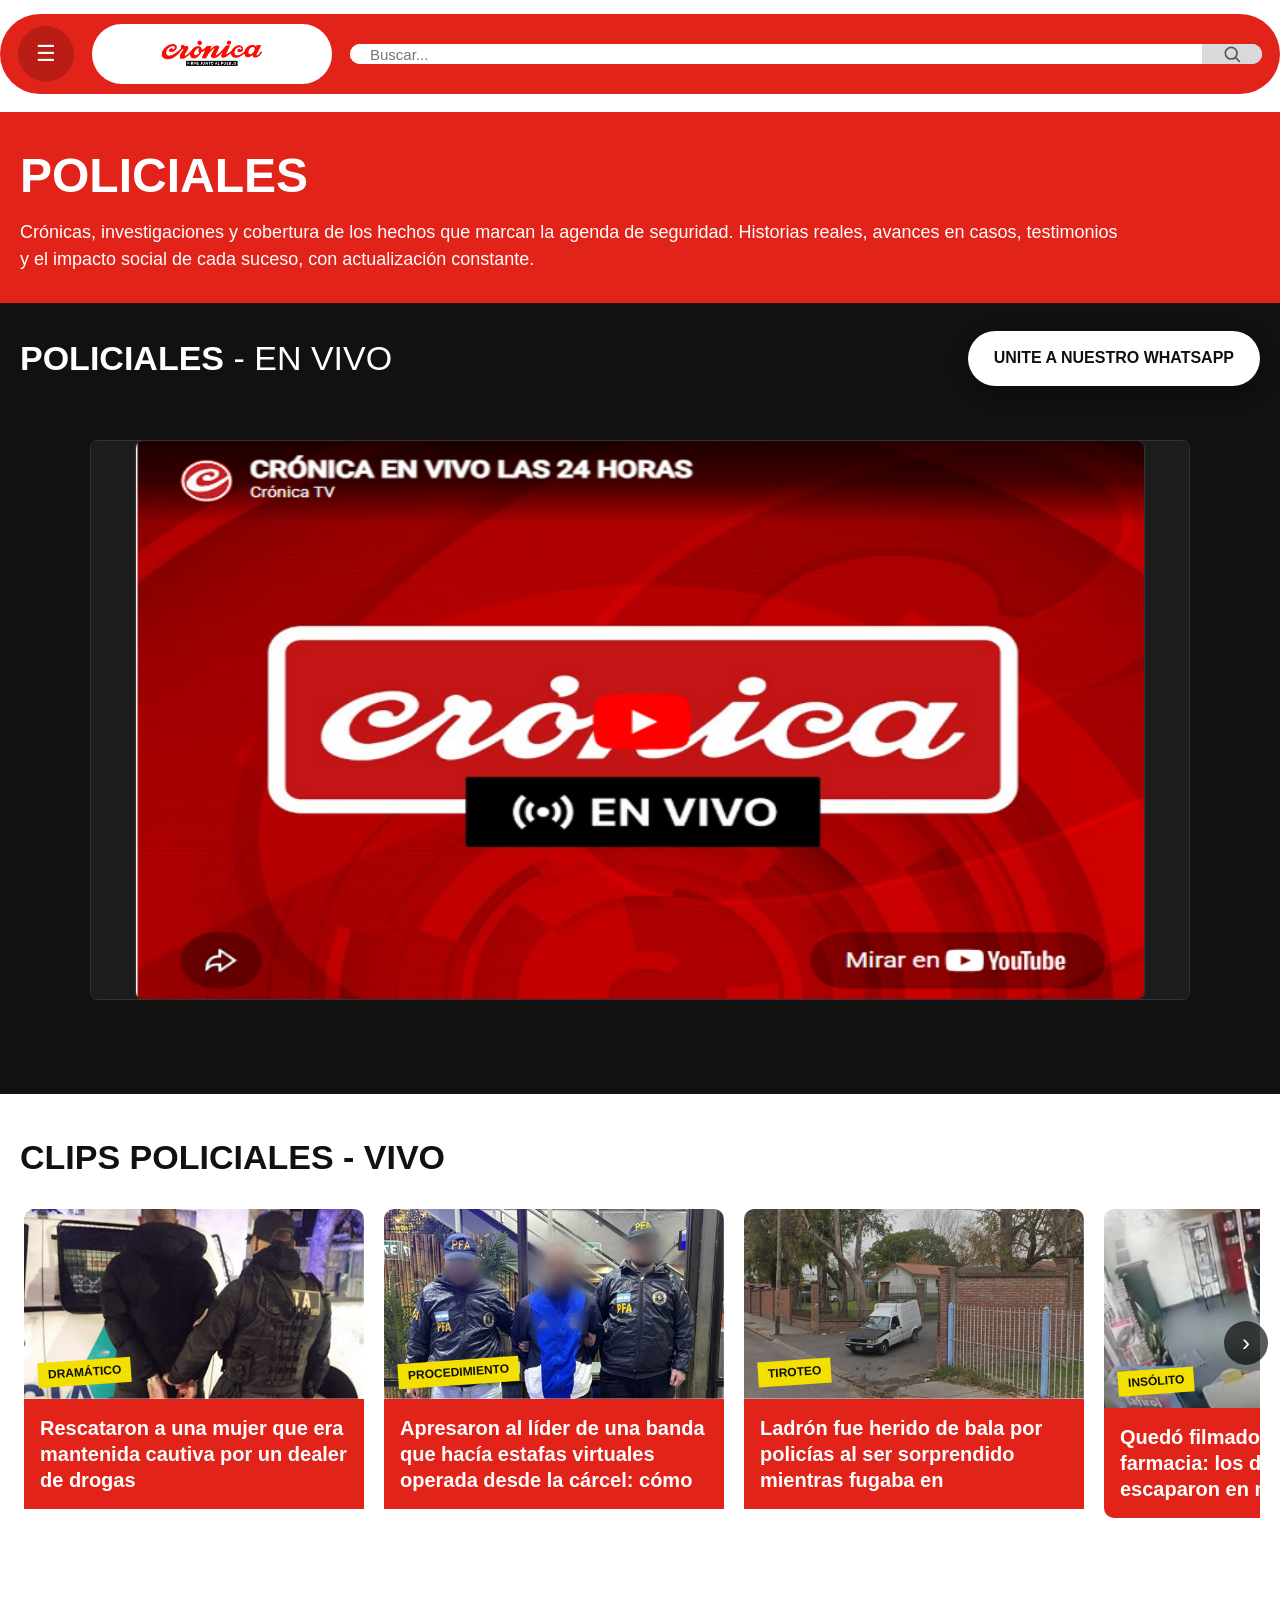
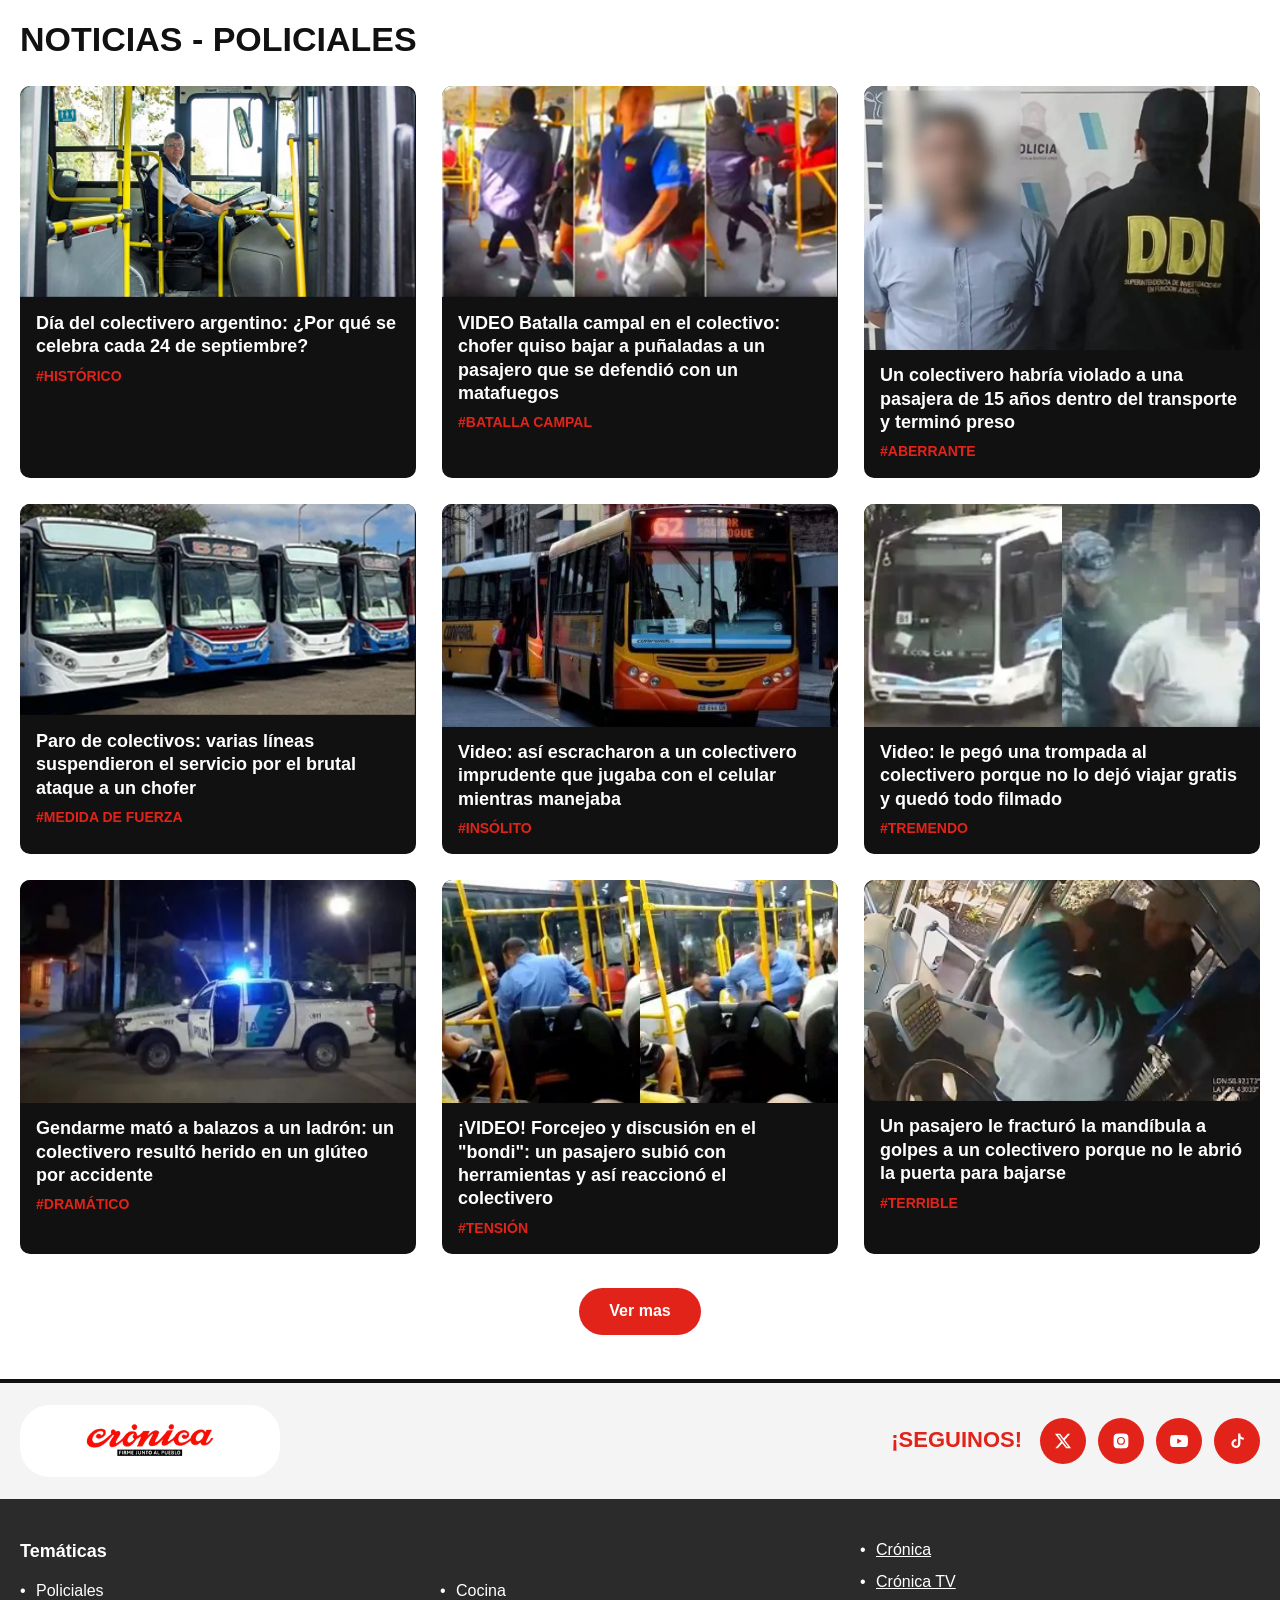
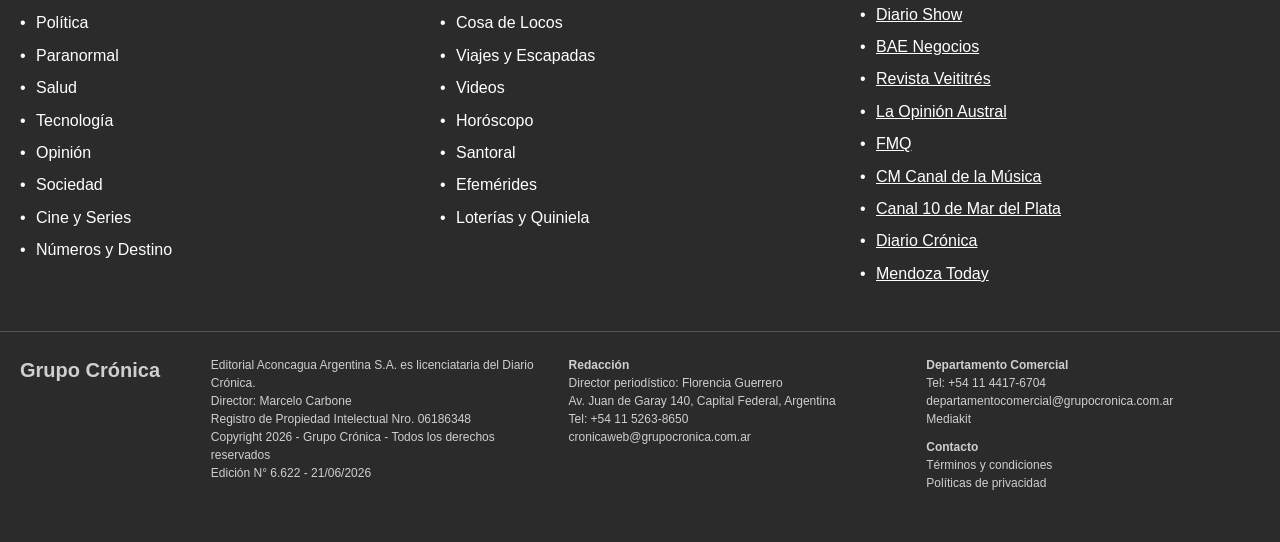
<file: policiales.html>
<!DOCTYPE html>
<!--
  ============================================================================
  PÁGINA DE SECCIÓN: "POLICIALES"
  ============================================================================
  ARCHIVO: policiales.html  ->  SOLO la estructura.
    - Estilos en  style-policiales.css   (parte de style-envivo.css + añadidos)
    - Lógica  en  script-policiales.js   (carrusel de clips + menú ☰)
  Los tres archivos deben estar en la MISMA carpeta.

  Se enlaza desde la home: botón "Ver mas" del apartado Policiales.

  IMÁGENES: van como placeholders (.img-ph), igual que en tus otras páginas.
  Donde tengas la foto real, reemplazá el <div class="img-ph">…</div> por:
      <img src="imagenes/NOMBRE.png" alt="texto" class="img-ph">
  ============================================================================
-->
<html lang="es">
<head>
  <meta charset="UTF-8" />
  <meta name="viewport" content="width=device-width, initial-scale=1.0" />
  <title>Policiales — Crónica</title>
  <link rel="stylesheet" href="style-policiales.css" />
</head>

<body>

  <!-- =======================================================================
       1. HEADER (menú ☰ izq · logo · buscador der)
       ======================================================================= -->
  <header class="header">
    <div class="contenedor barra-superior">
      <button class="btn-menu" id="btnMenu" aria-label="Abrir menú">&#9776;</button>

      <a href="index.html" class="logo">
        <img src="imagenes/logo.png" alt="Crónica" class="logo-img" />
      </a>

      <form class="buscador" onsubmit="return false;">
        <input type="text" placeholder="Buscar..." />
        <button type="submit" aria-label="Buscar">
          <svg viewBox="0 0 24 24" width="20" height="20" fill="none" stroke="currentColor" stroke-width="2" stroke-linecap="round" stroke-linejoin="round"><circle cx="11" cy="11" r="7"></circle><line x1="21" y1="21" x2="16.65" y2="16.65"></line></svg>
        </button>
      </form>
    </div>

    <nav class="menu-desplegable menu-desplegable--oculto" id="menuDesplegable" aria-label="Menú">
      <ul class="menu-lista">
        <li><a href="index.html">Inicio</a></li>
        <li><a href="policiales.html">Policiales</a></li>
        <li><a href="#">Política</a></li>
        <li><a href="#">Paranormal</a></li>
        <li><a href="#">Salud</a></li>
        <li><a href="#">Tecnología</a></li>
        <li><a href="#">Opinión</a></li>
        <li><a href="sociedad.html">Sociedad</a></li>
        <li><a href="#">Cine y Series</a></li>
        <li><a href="#">Números y Destino</a></li>
        <li><a href="#">Cocina</a></li>
        <li><a href="#">Cosa de Locos</a></li>
        <li><a href="#">Viajes y Escapadas</a></li>
      </ul>
      <div class="menu-redes">
        <a href="#" class="red" aria-label="X"><svg viewBox="0 0 24 24" width="20" height="20" fill="currentColor"><path d="M18.244 2.25h3.308l-7.227 8.26 8.502 11.24h-6.66l-5.214-6.817L4.99 21.75H1.68l7.73-8.835L1.254 2.25H8.08l4.713 6.231 5.45-6.231Zm-1.161 17.52h1.833L7.084 4.126H5.117L17.083 19.77Z"/></svg></a>
        <a href="#" class="red" aria-label="Instagram"><svg viewBox="0 0 24 24" width="20" height="20" fill="currentColor"><path d="M12 2.16c3.2 0 3.58.01 4.85.07 1.17.05 1.8.25 2.23.41.56.22.96.48 1.38.9.42.42.68.82.9 1.38.16.42.36 1.06.41 2.23.06 1.27.07 1.65.07 4.85s-.01 3.58-.07 4.85c-.05 1.17-.25 1.8-.41 2.23-.22.56-.48.96-.9 1.38-.42.42-.82.68-1.38.9-.42.16-1.06.36-2.23.41-1.27.06-1.65.07-4.85.07s-3.58-.01-4.85-.07c-1.17-.05-1.8-.25-2.23-.41a3.81 3.81 0 0 1-1.38-.9 3.81 3.81 0 0 1-.9-1.38c-.16-.42-.36-1.06-.41-2.23C2.17 15.58 2.16 15.2 2.16 12s.01-3.58.07-4.85c.05-1.17.25-1.8.41-2.23.22-.56.48-.96.9-1.38.42-.42.82-.68 1.38-.9.42-.16 1.06-.36 2.23-.41C8.42 2.17 8.8 2.16 12 2.16Zm0 4.38a5.3 5.3 0 1 0 0 10.6 5.3 5.3 0 0 0 0-10.6Zm0 1.62a3.68 3.68 0 1 1 0 7.36 3.68 3.68 0 0 1 0-7.36Zm5.5-2.86a1.24 1.24 0 1 1 0 2.48 1.24 1.24 0 0 1 0-2.48Z"/></svg></a>
        <a href="#" class="red" aria-label="YouTube"><svg viewBox="0 0 24 24" width="20" height="20" fill="currentColor"><path d="M23.5 6.5a3 3 0 0 0-2.1-2.13C19.5 3.85 12 3.85 12 3.85s-7.5 0-9.4.52A3 3 0 0 0 .5 6.5 31.3 31.3 0 0 0 0 12a31.3 31.3 0 0 0 .5 5.5 3 3 0 0 0 2.1 2.13c1.9.52 9.4.52 9.4.52s7.5 0 9.4-.52a3 3 0 0 0 2.1-2.13A31.3 31.3 0 0 0 24 12a31.3 31.3 0 0 0-.5-5.5ZM9.6 15.5v-7l6.2 3.5-6.2 3.5Z"/></svg></a>
        <a href="#" class="red" aria-label="TikTok"><svg viewBox="0 0 24 24" width="20" height="20" fill="currentColor"><path d="M16.5 2h-3v13.5a3 3 0 1 1-2.4-2.94V9.5A6 6 0 1 0 16.5 15.5V8.9a7.5 7.5 0 0 0 4.5 1.5V7.4a4.5 4.5 0 0 1-4.5-4.5V2Z"/></svg></a>
      </div>
    </nav>
  </header>

  <!-- =======================================================================
       2. FRANJA DE TÍTULO (roja) + BAJADA DESCRIPTIVA
       ======================================================================= -->
  <section class="franja-titulo">
    <div class="contenedor">
      <h1>Policiales</h1>
      <p class="bajada-seccion">Crónicas, investigaciones y cobertura de los hechos que marcan la agenda de seguridad. Historias reales, avances en casos, testimonios y el impacto social de cada suceso, con actualización constante.</p>
    </div>
  </section>

  <main>

    <!-- =====================================================================
         3. BLOQUE "POLICIALES - EN VIVO" (oscuro): título + WhatsApp + player
         ===================================================================== -->
    <section class="bloque-vivo">
      <div class="contenedor">
        <div class="bloque-vivo-cabecera">
          <h2 class="vivo-titulo">Policiales <span>- En vivo</span></h2>
          <a href="#" class="btn-wpp">UNITE A NUESTRO WHATSAPP</a>
        </div>

       <section class="reproductor">
      <!-- Placeholder del video (área oscura). Reemplazá por tu <iframe>/<video>. -->
      <div class="video-placeholder">
        <img src="imagenes/cronica en vivo.png" alt="" class="video-placeholder">

      </div>
        </div>
      </div>
    </section>

    <!-- =====================================================================
         4. CLIPS POLICIALES - VIVO (carrusel con etiqueta amarilla)
         ===================================================================== -->
    <section class="seccion-blanca">
      <div class="contenedor">
        <h2 class="titulo-negro">Clips Policiales - Vivo</h2>

        <div class="carrusel">
          <button class="carrusel-flecha anterior" aria-label="Anterior">&#8249;</button>
          <div class="carrusel-pista">
            <article class="card-clip">
              <div class="media-etiqueta">
                <img src="imagenes/policial 2.png" alt="">
                <span class="etiqueta-amarilla">DRAMÁTICO</span>
              </div>
              <div class="card-cuerpo card-cuerpo--rojo">
                <h3>Rescataron a una mujer que era mantenida cautiva por un dealer de drogas</h3>
              </div>
            </article>
            <article class="card-clip">
              <div class="media-etiqueta">
                <img src="imagenes/policial 3.png" alt="">
                <span class="etiqueta-amarilla">PROCEDIMIENTO</span>
              </div>
              <div class="card-cuerpo card-cuerpo--rojo">
                <h3>Apresaron al líder de una banda que hacía estafas virtuales operada desde la cárcel: cómo</h3>
              </div>
            </article>
            <article class="card-clip">
              <div class="media-etiqueta">
                <img src="imagenes/policial 4.png" alt="">
                <span class="etiqueta-amarilla">TIROTEO</span>
              </div>
              <div class="card-cuerpo card-cuerpo--rojo">
                <h3>Ladrón fue herido de bala por policías al ser sorprendido mientras fugaba en</h3>
              </div>
            </article>
            <article class="card-clip">
              <div class="media-etiqueta">
                <img src="imagenes/colectivero 9.webp" alt="">
                <span class="etiqueta-amarilla">INSÓLITO</span>
              </div>
              <div class="card-cuerpo card-cuerpo--rojo">
                <h3>Quedó filmado el robo a una farmacia: los delincuentes escaparon en moto</h3>
              </div>
            </article>
          </div>
          <button class="carrusel-flecha siguiente" aria-label="Siguiente">&#8250;</button>
        </div>
      </div>
    </section>

    <!-- =====================================================================
         5. NOTICIAS - POLICIALES (grilla de tarjetas oscuras)
         ===================================================================== -->
    <section class="seccion-blanca">
      <div class="contenedor">
        <h2 class="titulo-negro">Noticias - Policiales</h2>

        <div class="grilla-noticias">
          <article class="tarjeta-oscura">
            <img src="imagenes/colectivero 1.png" alt="">
            <div class="cuerpo">
              <h3>Día del colectivero argentino: ¿Por qué se celebra cada 24 de septiembre?</h3>
              <span class="hashtag">#HISTÓRICO</span>
            </div>
          </article>
          <article class="tarjeta-oscura">
            <img src="imagenes/colectivero 2.png" alt="">
            <div class="cuerpo">
              <h3>VIDEO Batalla campal en el colectivo: chofer quiso bajar a puñaladas a un pasajero que se defendió con un matafuegos</h3>
              <span class="hashtag">#BATALLA CAMPAL</span>
            </div>
          </article>
          <article class="tarjeta-oscura">
            <img src="imagenes/policial 9.webp" alt="class img-ph">
            <div class="cuerpo">
              <h3>Un colectivero habría violado a una pasajera de 15 años dentro del transporte y terminó preso</h3>
              <span class="hashtag">#ABERRANTE</span>
            </div>
          </article>

          <article class="tarjeta-oscura">
            <img src="imagenes/colectivero 4.png" alt="">
            <div class="cuerpo">
              <h3>Paro de colectivos: varias líneas suspendieron el servicio por el brutal ataque a un chofer</h3>
              <span class="hashtag">#MEDIDA DE FUERZA</span>
            </div>
          </article>
          <article class="tarjeta-oscura">
            <img src="imagenes/colectivero 5.webp" alt="calss img-ph">
            <div class="cuerpo">
              <h3>Video: así escracharon a un colectivero imprudente que jugaba con el celular mientras manejaba</h3>
              <span class="hashtag">#INSÓLITO</span>
            </div>
          </article>
          <article class="tarjeta-oscura">
            <img src="imagenes/colectivero 6.webp" alt="calss img-ph">
            <div class="cuerpo">
              <h3>Video: le pegó una trompada al colectivero porque no lo dejó viajar gratis y quedó todo filmado</h3>
              <span class="hashtag">#TREMENDO</span>
            </div>
          </article>

          <article class="tarjeta-oscura">
            <img src="imagenes/colectivero 7.webp" alt="calss img-ph">
            <div class="cuerpo">
              <h3>Gendarme mató a balazos a un ladrón: un colectivero resultó herido en un glúteo por accidente</h3>
              <span class="hashtag">#DRAMÁTICO</span>
            </div>
          </article>
          <article class="tarjeta-oscura">
            <img src="imagenes/colectivero 8.webp" alt="calss img-ph">
            <div class="cuerpo">
              <h3>¡VIDEO! Forcejeo y discusión en el "bondi": un pasajero subió con herramientas y así reaccionó el colectivero</h3>
              <span class="hashtag">#TENSIÓN</span>
            </div>
          </article>
          <article class="tarjeta-oscura">
            <img src="imagenes/policial 6.png" alt="calss img-ph">
            <div class="cuerpo">
              <h3>Un pasajero le fracturó la mandíbula a golpes a un colectivero porque no le abrió la puerta para bajarse</h3>
              <span class="hashtag">#TERRIBLE</span>
            </div>
          </article>
        </div>

        <div class="ver-mas-centro">
          <a href="#" class="btn-vermas">Ver mas</a>
        </div>
      </div>
    </section>

  </main>

  <!-- =======================================================================
       FOOTER NO-HOME (el mismo de noticia.html / en-vivo.html / la home)
       ======================================================================= -->
  <footer class="footer">
    <div class="footer-top">
      <div class="contenedor footer-top-fila">
        <a href="index.html" class="logo logo--footer">
          <img src="imagenes/logo.png" alt="Crónica" class="logo-img" />
        </a>
        <div class="footer-seguinos">
          <span>¡SEGUINOS!</span>
          <div class="footer-redes">
            <a href="#" class="red-roja" aria-label="X"><svg viewBox="0 0 24 24" width="18" height="18" fill="currentColor"><path d="M18.244 2.25h3.308l-7.227 8.26 8.502 11.24h-6.66l-5.214-6.817L4.99 21.75H1.68l7.73-8.835L1.254 2.25H8.08l4.713 6.231 5.45-6.231Zm-1.161 17.52h1.833L7.084 4.126H5.117L17.083 19.77Z"/></svg></a>
            <a href="#" class="red-roja" aria-label="Instagram"><svg viewBox="0 0 24 24" width="18" height="18" fill="currentColor"><path d="M12 2.16c3.2 0 3.58.01 4.85.07 1.17.05 1.8.25 2.23.41.56.22.96.48 1.38.9.42.42.68.82.9 1.38.16.42.36 1.06.41 2.23.06 1.27.07 1.65.07 4.85s-.01 3.58-.07 4.85c-.05 1.17-.25 1.8-.41 2.23-.22.56-.48.96-.9 1.38-.42.42-.82.68-1.38.9-.42.16-1.06.36-2.23.41-1.27.06-1.65.07-4.85.07s-3.58-.01-4.85-.07c-1.17-.05-1.8-.25-2.23-.41a3.81 3.81 0 0 1-1.38-.9 3.81 3.81 0 0 1-.9-1.38c-.16-.42-.36-1.06-.41-2.23C2.17 15.58 2.16 15.2 2.16 12s.01-3.58.07-4.85c.05-1.17.25-1.8.41-2.23.22-.56.48-.96.9-1.38.42-.42.82-.68 1.38-.9.42-.16 1.06-.36 2.23-.41C8.42 2.17 8.8 2.16 12 2.16Zm0 4.38a5.3 5.3 0 1 0 0 10.6 5.3 5.3 0 0 0 0-10.6Zm0 1.62a3.68 3.68 0 1 1 0 7.36 3.68 3.68 0 0 1 0-7.36Zm5.5-2.86a1.24 1.24 0 1 1 0 2.48 1.24 1.24 0 0 1 0-2.48Z"/></svg></a>
            <a href="#" class="red-roja" aria-label="YouTube"><svg viewBox="0 0 24 24" width="18" height="18" fill="currentColor"><path d="M23.5 6.5a3 3 0 0 0-2.1-2.13C19.5 3.85 12 3.85 12 3.85s-7.5 0-9.4.52A3 3 0 0 0 .5 6.5 31.3 31.3 0 0 0 0 12a31.3 31.3 0 0 0 .5 5.5 3 3 0 0 0 2.1 2.13c1.9.52 9.4.52 9.4.52s7.5 0 9.4-.52a3 3 0 0 0 2.1-2.13A31.3 31.3 0 0 0 24 12a31.3 31.3 0 0 0-.5-5.5ZM9.6 15.5v-7l6.2 3.5-6.2 3.5Z"/></svg></a>
            <a href="#" class="red-roja" aria-label="TikTok"><svg viewBox="0 0 24 24" width="18" height="18" fill="currentColor"><path d="M16.5 2h-3v13.5a3 3 0 1 1-2.4-2.94V9.5A6 6 0 1 0 16.5 15.5V8.9a7.5 7.5 0 0 0 4.5 1.5V7.4a4.5 4.5 0 0 1-4.5-4.5V2Z"/></svg></a>
          </div>
        </div>
      </div>
    </div>

    <div class="footer-principal">
      <div class="contenedor footer-cols">
        <div class="footer-tematicas">
          <h4>Temáticas</h4>
          <div class="tematicas-grid">
            <ul>
              <li><a href="policiales.html">Policiales</a></li>
              <li><a href="#">Política</a></li>
              <li><a href="#">Paranormal</a></li>
              <li><a href="#">Salud</a></li>
              <li><a href="#">Tecnología</a></li>
              <li><a href="#">Opinión</a></li>
              <li><a href="sociedad.html">Sociedad</a></li>
              <li><a href="#">Cine y Series</a></li>
              <li><a href="#">Números y Destino</a></li>
            </ul>
            <ul>
              <li><a href="#">Cocina</a></li>
              <li><a href="#">Cosa de Locos</a></li>
              <li><a href="#">Viajes y Escapadas</a></li>
              <li><a href="#">Videos</a></li>
              <li><a href="#">Horóscopo</a></li>
              <li><a href="#">Santoral</a></li>
              <li><a href="#">Efemérides</a></li>
              <li><a href="#">Loterías y Quiniela</a></li>
            </ul>
          </div>
        </div>

        <ul class="footer-medios">
          <li><a href="#">Crónica</a></li>
          <li><a href="#">Crónica TV</a></li>
          <li><a href="#">Diario Show</a></li>
          <li><a href="#">BAE Negocios</a></li>
          <li><a href="#">Revista Veititrés</a></li>
          <li><a href="#">La Opinión Austral</a></li>
          <li><a href="#">FMQ</a></li>
          <li><a href="#">CM Canal de la Música</a></li>
          <li><a href="#">Canal 10 de Mar del Plata</a></li>
          <li><a href="#">Diario Crónica</a></li>
          <li><a href="#">Mendoza Today</a></li>
        </ul>
      </div>

      <div class="contenedor footer-legal">
        <div class="footer-grupo"><strong>Grupo Crónica</strong></div>
        <div class="footer-datos">
          <p>Editorial Aconcagua Argentina S.A. es licenciataria del Diario Crónica.<br>
             Director: Marcelo Carbone<br>
             Registro de Propiedad Intelectual Nro. 06186348<br>
             Copyright 2026 - Grupo Crónica - Todos los derechos reservados<br>
             Edición N° 6.622 - 21/06/2026</p>
        </div>
        <div class="footer-datos">
          <p><strong>Redacción</strong><br>
             Director periodístico: Florencia Guerrero<br>
             Av. Juan de Garay 140, Capital Federal, Argentina<br>
             Tel: +54 11 5263-8650<br>
             cronicaweb@grupocronica.com.ar</p>
        </div>
        <div class="footer-datos">
          <p><strong>Departamento Comercial</strong><br>
             Tel: +54 11 4417-6704<br>
             departamentocomercial@grupocronica.com.ar<br>
             Mediakit</p>
          <p><strong>Contacto</strong><br>
             Términos y condiciones<br>
             Políticas de privacidad</p>
        </div>
      </div>
    </div>
  </footer>

  <script src="script-policiales.js"></script>
</body>
</html>
</file>
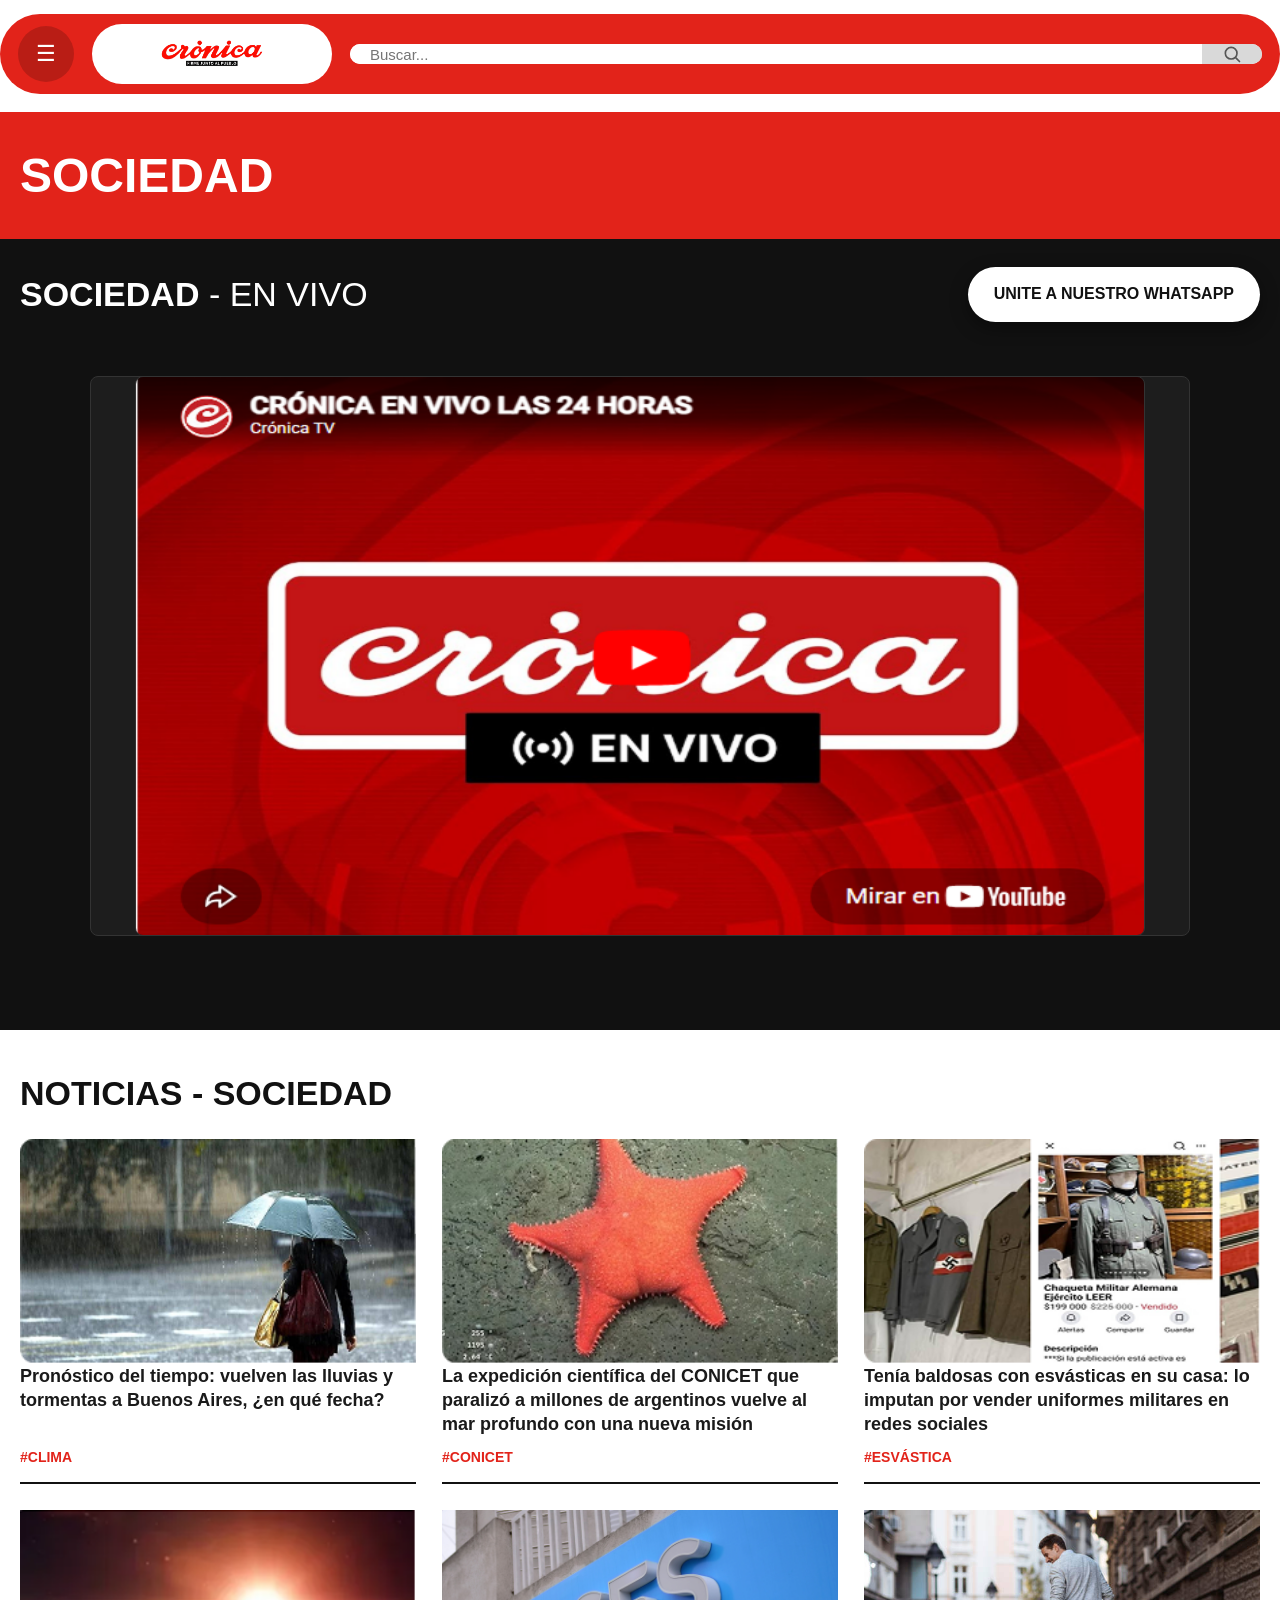
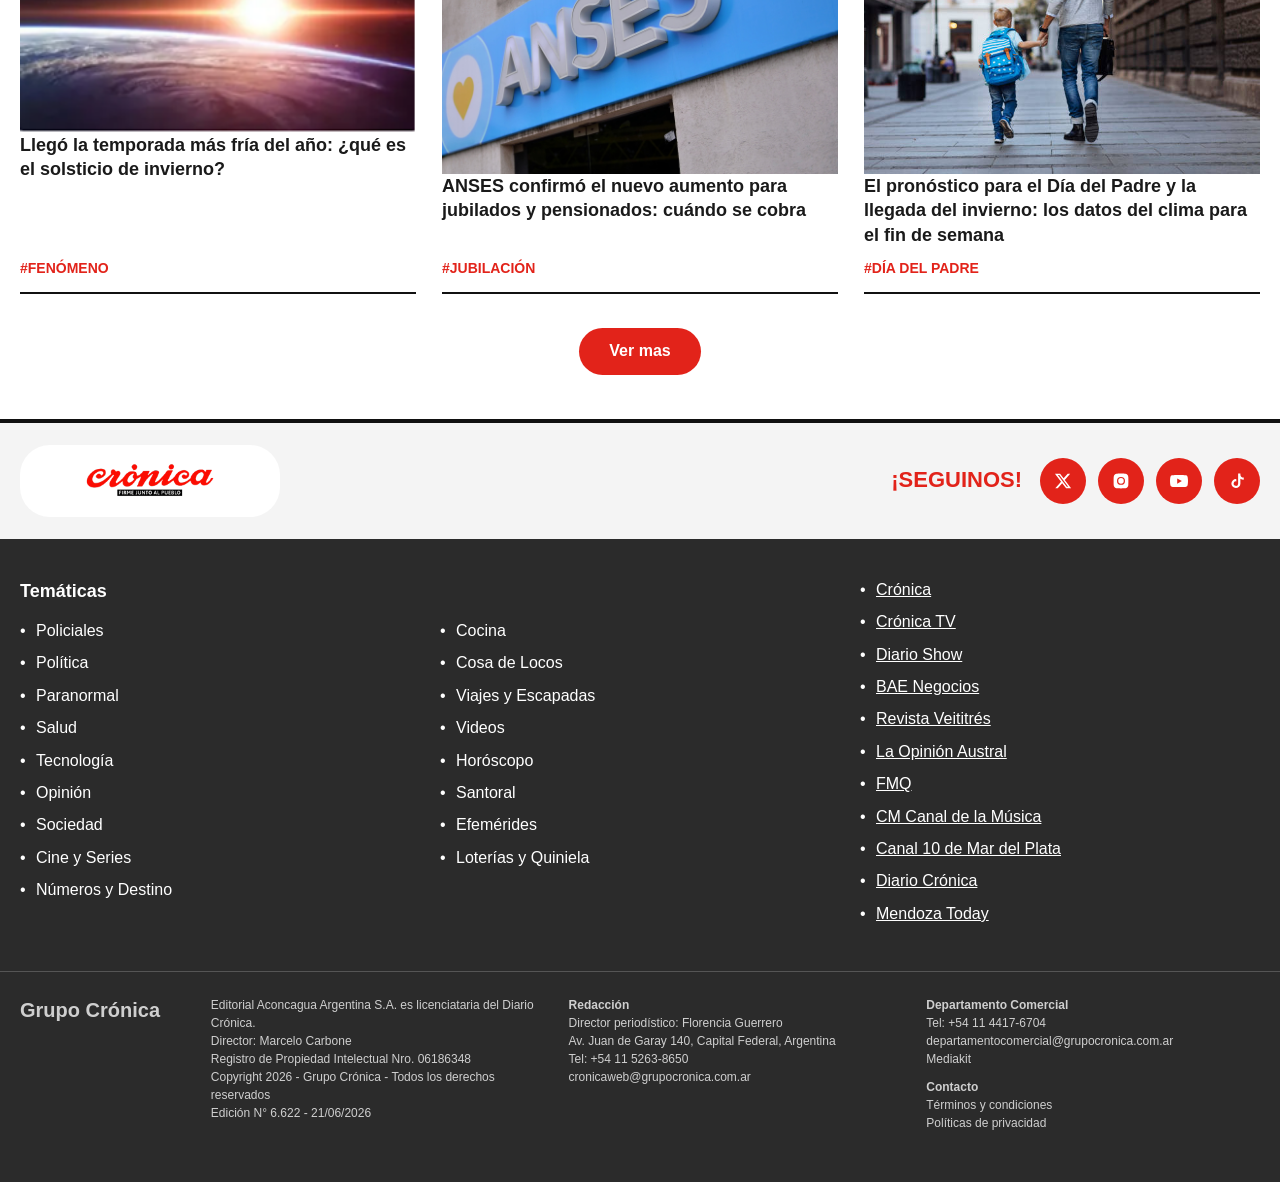
<file: sociedad.html>
<!DOCTYPE html>
<!--
  ============================================================================
  PÁGINA DE SECCIÓN: "SOCIEDAD"
  ============================================================================
  ARCHIVO: sociedad.html  ->  SOLO la estructura.
    - Estilos en  style-sociedad.css   (mismo template que Policiales)
    - Lógica  en  script-sociedad.js   (carrusel + menú ☰)
  Los tres archivos deben estar en la MISMA carpeta.

  Se enlaza desde la home: botón "Ver mas" del apartado Sociedad.
  La tarjeta de la esvástica enlaza a noticia-esvastica.html.

  IMÁGENES: placeholders (.img-ph). Reemplazá por <img src="imagenes/…" class="img-ph">.
  ============================================================================
-->
<html lang="es">
<head>
  <meta charset="UTF-8" />
  <meta name="viewport" content="width=device-width, initial-scale=1.0" />
  <title>Sociedad — Crónica</title>
  <link rel="stylesheet" href="style-sociedad.css" />
</head>

<body>

  <!-- =======================================================================
       1. HEADER (menú ☰ izq · logo · buscador der)
       ======================================================================= -->
  <header class="header">
    <div class="contenedor barra-superior">
      <button class="btn-menu" id="btnMenu" aria-label="Abrir menú">&#9776;</button>

      <a href="index.html" class="logo">
        <img src="imagenes/logo.png" alt="Crónica" class="logo-img" />
      </a>

      <form class="buscador" onsubmit="return false;">
        <input type="text" placeholder="Buscar..." />
        <button type="submit" aria-label="Buscar">
          <svg viewBox="0 0 24 24" width="20" height="20" fill="none" stroke="currentColor" stroke-width="2" stroke-linecap="round" stroke-linejoin="round"><circle cx="11" cy="11" r="7"></circle><line x1="21" y1="21" x2="16.65" y2="16.65"></line></svg>
        </button>
      </form>
    </div>

    <nav class="menu-desplegable menu-desplegable--oculto" id="menuDesplegable" aria-label="Menú">
      <ul class="menu-lista">
        <li><a href="index.html">Inicio</a></li>
        <li><a href="policiales.html">Policiales</a></li>
        <li><a href="#">Política</a></li>
        <li><a href="#">Paranormal</a></li>
        <li><a href="#">Salud</a></li>
        <li><a href="#">Tecnología</a></li>
        <li><a href="#">Opinión</a></li>
        <li><a href="sociedad.html">Sociedad</a></li>
        <li><a href="#">Cine y Series</a></li>
        <li><a href="#">Números y Destino</a></li>
        <li><a href="#">Cocina</a></li>
        <li><a href="#">Cosa de Locos</a></li>
        <li><a href="#">Viajes y Escapadas</a></li>
      </ul>
      <div class="menu-redes">
        <a href="#" class="red" aria-label="X"><svg viewBox="0 0 24 24" width="20" height="20" fill="currentColor"><path d="M18.244 2.25h3.308l-7.227 8.26 8.502 11.24h-6.66l-5.214-6.817L4.99 21.75H1.68l7.73-8.835L1.254 2.25H8.08l4.713 6.231 5.45-6.231Zm-1.161 17.52h1.833L7.084 4.126H5.117L17.083 19.77Z"/></svg></a>
        <a href="#" class="red" aria-label="Instagram"><svg viewBox="0 0 24 24" width="20" height="20" fill="currentColor"><path d="M12 2.16c3.2 0 3.58.01 4.85.07 1.17.05 1.8.25 2.23.41.56.22.96.48 1.38.9.42.42.68.82.9 1.38.16.42.36 1.06.41 2.23.06 1.27.07 1.65.07 4.85s-.01 3.58-.07 4.85c-.05 1.17-.25 1.8-.41 2.23-.22.56-.48.96-.9 1.38-.42.42-.82.68-1.38.9-.42.16-1.06.36-2.23.41-1.27.06-1.65.07-4.85.07s-3.58-.01-4.85-.07c-1.17-.05-1.8-.25-2.23-.41a3.81 3.81 0 0 1-1.38-.9 3.81 3.81 0 0 1-.9-1.38c-.16-.42-.36-1.06-.41-2.23C2.17 15.58 2.16 15.2 2.16 12s.01-3.58.07-4.85c.05-1.17.25-1.8.41-2.23.22-.56.48-.96.9-1.38.42-.42.82-.68 1.38-.9.42-.16 1.06-.36 2.23-.41C8.42 2.17 8.8 2.16 12 2.16Zm0 4.38a5.3 5.3 0 1 0 0 10.6 5.3 5.3 0 0 0 0-10.6Zm0 1.62a3.68 3.68 0 1 1 0 7.36 3.68 3.68 0 0 1 0-7.36Zm5.5-2.86a1.24 1.24 0 1 1 0 2.48 1.24 1.24 0 0 1 0-2.48Z"/></svg></a>
        <a href="#" class="red" aria-label="YouTube"><svg viewBox="0 0 24 24" width="20" height="20" fill="currentColor"><path d="M23.5 6.5a3 3 0 0 0-2.1-2.13C19.5 3.85 12 3.85 12 3.85s-7.5 0-9.4.52A3 3 0 0 0 .5 6.5 31.3 31.3 0 0 0 0 12a31.3 31.3 0 0 0 .5 5.5 3 3 0 0 0 2.1 2.13c1.9.52 9.4.52 9.4.52s7.5 0 9.4-.52a3 3 0 0 0 2.1-2.13A31.3 31.3 0 0 0 24 12a31.3 31.3 0 0 0-.5-5.5ZM9.6 15.5v-7l6.2 3.5-6.2 3.5Z"/></svg></a>
        <a href="#" class="red" aria-label="TikTok"><svg viewBox="0 0 24 24" width="20" height="20" fill="currentColor"><path d="M16.5 2h-3v13.5a3 3 0 1 1-2.4-2.94V9.5A6 6 0 1 0 16.5 15.5V8.9a7.5 7.5 0 0 0 4.5 1.5V7.4a4.5 4.5 0 0 1-4.5-4.5V2Z"/></svg></a>
      </div>
    </nav>
  </header>

  <!-- =======================================================================
       2. FRANJA DE TÍTULO (roja)
       ======================================================================= -->
  <section class="franja-titulo">
    <div class="contenedor">
      <h1>Sociedad</h1>
    </div>
  </section>

  <main>

    <!-- =====================================================================
         3. BLOQUE "SOCIEDAD - EN VIVO" (oscuro): título + WhatsApp + player
         ===================================================================== -->
    <section class="bloque-vivo">
      <div class="contenedor">
        <div class="bloque-vivo-cabecera">
          <h2 class="vivo-titulo">Sociedad <span>- En vivo</span></h2>
          <a href="#" class="btn-wpp">UNITE A NUESTRO WHATSAPP</a>
        </div>

        <section class="reproductor">
      <!-- Placeholder del video (área oscura). Reemplazá por tu <iframe>/<video>. -->
      <div class="video-placeholder">
        <img src="imagenes/cronica en vivo.png" alt="" class="video-placeholder">
        </div>
      </div>
    </section>

    <!-- =====================================================================
         4. NOTICIAS - SOCIEDAD (grilla de tarjetas claras con línea inferior)
         ===================================================================== -->
    <section class="seccion-blanca">
      <div class="contenedor">
        <h2 class="titulo-negro">Noticias - Sociedad</h2>

        <div class="grilla-noticias">
          <article class="tarjeta-clara">
            <img src="imagenes/sociedad 2.png" alt="">
            <h3>Pronóstico del tiempo: vuelven las lluvias y tormentas a Buenos Aires, ¿en qué fecha?</h3>
            <span class="hashtag">#CLIMA</span>
          </article>
          <article class="tarjeta-clara">
            <img src="imagenes/sociedad 3.png" alt="">
            <h3>La expedición científica del CONICET que paralizó a millones de argentinos vuelve al mar profundo con una nueva misión</h3>
            <span class="hashtag">#CONICET</span>
          </article>

          <!-- Esta tarjeta enlaza a la nota de la esvástica -->
          <a class="tarjeta-clara" href="noticia-esvastica.html">
            <img src="imagenes/sociedad 4.png" alt="">
            <h3>Tenía baldosas con esvásticas en su casa: lo imputan por vender uniformes militares en redes sociales</h3>
            <span class="hashtag">#ESVÁSTICA</span>
          </a>

          <article class="tarjeta-clara">
            <img src="imagenes/sociedad 5.png" alt="">
            <h3>Llegó la temporada más fría del año: ¿qué es el solsticio de invierno?</h3>
            <span class="hashtag">#FENÓMENO</span>
          </article>
          <article class="tarjeta-clara">
            <img src="imagenes/sociedad 10.jpg" alt="">
            <h3>ANSES confirmó el nuevo aumento para jubilados y pensionados: cuándo se cobra</h3>
            <span class="hashtag">#JUBILACIÓN</span>
          </article>
          <article class="tarjeta-clara">
            <img src="imagenes/sociedad 11.jpg" alt="class img-ph--mini">
            <h3>El pronóstico para el Día del Padre y la llegada del invierno: los datos del clima para el fin de semana</h3>
            <span class="hashtag">#DÍA DEL PADRE</span>
          </article>
        </div>

        <div class="ver-mas-centro">
          <a href="#" class="btn-vermas">Ver mas</a>
        </div>
      </div>
    </section>

  </main>

  <!-- =======================================================================
       FOOTER NO-HOME (el mismo de noticia.html / en-vivo.html / la home)
       ======================================================================= -->
  <footer class="footer">
    <div class="footer-top">
      <div class="contenedor footer-top-fila">
        <a href="index.html" class="logo logo--footer">
          <img src="imagenes/logo.png" alt="Crónica" class="logo-img" />
        </a>
        <div class="footer-seguinos">
          <span>¡SEGUINOS!</span>
          <div class="footer-redes">
            <a href="#" class="red-roja" aria-label="X"><svg viewBox="0 0 24 24" width="18" height="18" fill="currentColor"><path d="M18.244 2.25h3.308l-7.227 8.26 8.502 11.24h-6.66l-5.214-6.817L4.99 21.75H1.68l7.73-8.835L1.254 2.25H8.08l4.713 6.231 5.45-6.231Zm-1.161 17.52h1.833L7.084 4.126H5.117L17.083 19.77Z"/></svg></a>
            <a href="#" class="red-roja" aria-label="Instagram"><svg viewBox="0 0 24 24" width="18" height="18" fill="currentColor"><path d="M12 2.16c3.2 0 3.58.01 4.85.07 1.17.05 1.8.25 2.23.41.56.22.96.48 1.38.9.42.42.68.82.9 1.38.16.42.36 1.06.41 2.23.06 1.27.07 1.65.07 4.85s-.01 3.58-.07 4.85c-.05 1.17-.25 1.8-.41 2.23-.22.56-.48.96-.9 1.38-.42.42-.82.68-1.38.9-.42.16-1.06.36-2.23.41-1.27.06-1.65.07-4.85.07s-3.58-.01-4.85-.07c-1.17-.05-1.8-.25-2.23-.41a3.81 3.81 0 0 1-1.38-.9 3.81 3.81 0 0 1-.9-1.38c-.16-.42-.36-1.06-.41-2.23C2.17 15.58 2.16 15.2 2.16 12s.01-3.58.07-4.85c.05-1.17.25-1.8.41-2.23.22-.56.48-.96.9-1.38.42-.42.82-.68 1.38-.9.42-.16 1.06-.36 2.23-.41C8.42 2.17 8.8 2.16 12 2.16Zm0 4.38a5.3 5.3 0 1 0 0 10.6 5.3 5.3 0 0 0 0-10.6Zm0 1.62a3.68 3.68 0 1 1 0 7.36 3.68 3.68 0 0 1 0-7.36Zm5.5-2.86a1.24 1.24 0 1 1 0 2.48 1.24 1.24 0 0 1 0-2.48Z"/></svg></a>
            <a href="#" class="red-roja" aria-label="YouTube"><svg viewBox="0 0 24 24" width="18" height="18" fill="currentColor"><path d="M23.5 6.5a3 3 0 0 0-2.1-2.13C19.5 3.85 12 3.85 12 3.85s-7.5 0-9.4.52A3 3 0 0 0 .5 6.5 31.3 31.3 0 0 0 0 12a31.3 31.3 0 0 0 .5 5.5 3 3 0 0 0 2.1 2.13c1.9.52 9.4.52 9.4.52s7.5 0 9.4-.52a3 3 0 0 0 2.1-2.13A31.3 31.3 0 0 0 24 12a31.3 31.3 0 0 0-.5-5.5ZM9.6 15.5v-7l6.2 3.5-6.2 3.5Z"/></svg></a>
            <a href="#" class="red-roja" aria-label="TikTok"><svg viewBox="0 0 24 24" width="18" height="18" fill="currentColor"><path d="M16.5 2h-3v13.5a3 3 0 1 1-2.4-2.94V9.5A6 6 0 1 0 16.5 15.5V8.9a7.5 7.5 0 0 0 4.5 1.5V7.4a4.5 4.5 0 0 1-4.5-4.5V2Z"/></svg></a>
          </div>
        </div>
      </div>
    </div>

    <div class="footer-principal">
      <div class="contenedor footer-cols">
        <div class="footer-tematicas">
          <h4>Temáticas</h4>
          <div class="tematicas-grid">
            <ul>
              <li><a href="policiales.html">Policiales</a></li>
              <li><a href="#">Política</a></li>
              <li><a href="#">Paranormal</a></li>
              <li><a href="#">Salud</a></li>
              <li><a href="#">Tecnología</a></li>
              <li><a href="#">Opinión</a></li>
              <li><a href="sociedad.html">Sociedad</a></li>
              <li><a href="#">Cine y Series</a></li>
              <li><a href="#">Números y Destino</a></li>
            </ul>
            <ul>
              <li><a href="#">Cocina</a></li>
              <li><a href="#">Cosa de Locos</a></li>
              <li><a href="#">Viajes y Escapadas</a></li>
              <li><a href="#">Videos</a></li>
              <li><a href="#">Horóscopo</a></li>
              <li><a href="#">Santoral</a></li>
              <li><a href="#">Efemérides</a></li>
              <li><a href="#">Loterías y Quiniela</a></li>
            </ul>
          </div>
        </div>

        <ul class="footer-medios">
          <li><a href="#">Crónica</a></li>
          <li><a href="#">Crónica TV</a></li>
          <li><a href="#">Diario Show</a></li>
          <li><a href="#">BAE Negocios</a></li>
          <li><a href="#">Revista Veititrés</a></li>
          <li><a href="#">La Opinión Austral</a></li>
          <li><a href="#">FMQ</a></li>
          <li><a href="#">CM Canal de la Música</a></li>
          <li><a href="#">Canal 10 de Mar del Plata</a></li>
          <li><a href="#">Diario Crónica</a></li>
          <li><a href="#">Mendoza Today</a></li>
        </ul>
      </div>

      <div class="contenedor footer-legal">
        <div class="footer-grupo"><strong>Grupo Crónica</strong></div>
        <div class="footer-datos">
          <p>Editorial Aconcagua Argentina S.A. es licenciataria del Diario Crónica.<br>
             Director: Marcelo Carbone<br>
             Registro de Propiedad Intelectual Nro. 06186348<br>
             Copyright 2026 - Grupo Crónica - Todos los derechos reservados<br>
             Edición N° 6.622 - 21/06/2026</p>
        </div>
        <div class="footer-datos">
          <p><strong>Redacción</strong><br>
             Director periodístico: Florencia Guerrero<br>
             Av. Juan de Garay 140, Capital Federal, Argentina<br>
             Tel: +54 11 5263-8650<br>
             cronicaweb@grupocronica.com.ar</p>
        </div>
        <div class="footer-datos">
          <p><strong>Departamento Comercial</strong><br>
             Tel: +54 11 4417-6704<br>
             departamentocomercial@grupocronica.com.ar<br>
             Mediakit</p>
          <p><strong>Contacto</strong><br>
             Términos y condiciones<br>
             Políticas de privacidad</p>
        </div>
      </div>
    </div>
  </footer>

  <script src="script-sociedad.js"></script>
</body>
</html>
</file>
<file: style.css>
/* ==========================================================================
   PORTAL "CRÓNICA" — style.css (rediseño completo)
   ========================================================================== */

/* 0. VARIABLES Y RESET */
:root {
  --rojo-cronica: #e2231a;
  --rojo-oscuro:  #b0150d;
  --fucsia:       #ec0d8c;
  --negro:        #111111;
  --gris-oscuro:  #2b2b2b;
  --gris-medio:   #6f6f6f;
  --gris-card:    #ececec;
  --gris-claro:   #f4f4f4;
  --amarillo:     #f4e000;
  --texto:        #1a1a1a;
  --blanco:       #ffffff;
}

* { margin: 0; padding: 0; box-sizing: border-box; }
html, body { overflow-x: hidden; }

body {
  font-family: Arial, "Helvetica Neue", Helvetica, sans-serif;
  color: var(--texto);
  background: var(--blanco);
  line-height: 1.4;
}
img { display: block; max-width: 100%; }
a   { text-decoration: none; color: inherit; }

.contenedor { width: 100%; max-width: 1500px; margin: 0 auto; padding: 0 20px; }
.col-min { min-width: 0; }

/* ---- PLACEHOLDERS / IMÁGENES ---- */
.img-ph {
  position: relative;
  width: 100%;
  height: 200px;
  background: #d7d7d7;
  display: flex;
  align-items: center;
  justify-content: center;
  text-align: center;
  color: #7a7a7a;
  font-weight: 700;
  font-size: 15px;
  overflow: hidden;
}
/* Cuando .img-ph es una <img> real, que llene el recuadro sin deformarse
   ni empujar el layout (recorta lo que sobra). */
img.img-ph { object-fit: cover; }

.img-ph--mini  { width: 150px; height: 95px; flex-shrink: 0; font-size: 13px; }
.img-ph--alta  { height: 380px; }
.img-ph--media { height: 420px; }
.img-ph--media2{ height: 460px; }
/* Tapas más anchas: se ven 3 y la 4ª al mover el carrusel */
.img-ph--tapa  { flex: 0 0 400px; width: 400px; height: 560px; background: #cfcfcf; }
.img-ph--clip,
.img-ph--opinion { height: 360px; }

.img-ph--x {
  height: 100%;
  min-height: 150px;
  background-color: #ececec;
  background-image:
    linear-gradient(to top right, transparent 49.5%, #ccc 49.7%, #ccc 50.3%, transparent 50.5%),
    linear-gradient(to bottom right, transparent 49.5%, #ccc 49.7%, #ccc 50.3%, transparent 50.5%);
}

/* Contenedor de imagen con etiqueta amarilla encima (clips y opinión).
   Da el "ancestro posicionado" que necesita la etiqueta absoluta. */
.media-etiqueta { position: relative; }

/* Etiqueta amarilla inclinada sobre los clips */
.etiqueta-amarilla {
  position: absolute;
  bottom: 14px; left: 14px;
  background: var(--amarillo);
  color: var(--negro);
  font-size: 12px;
  font-weight: 800;
  padding: 6px 10px;
  transform: rotate(-4deg);
  line-height: 1.1;
  max-width: 60%;
  z-index: 2;
}

.hashtag {
  display: inline-block;
  color: var(--rojo-cronica);
  font-weight: 800; font-size: 14px;
  text-transform: uppercase;
  margin-top: 8px;
}
.hashtag-blanco { display: inline-block; color: var(--blanco); font-weight: 800; font-size: 16px; margin-top: 8px; }
.titulo-seccion { font-size: 40px; font-weight: 900; letter-spacing: 1px; text-transform: uppercase; }
.titulo-blanco { color: var(--blanco); }

.seccion-encabezado {
  display: flex; align-items: center; justify-content: space-between;
  gap: 16px; margin: 35px 0 18px;
}
.btn-vermas {
  background: var(--rojo-cronica); color: var(--blanco); font-weight: 800;
  padding: 10px 26px; border-radius: 30px; white-space: nowrap; flex-shrink: 0;
}
.btn-vermas:hover { background: var(--rojo-oscuro); }

.card-enlace,
.enlace-titulo-vivo { display: block; color: inherit; text-decoration: none; }
.card-enlace:hover { opacity: 0.93; }

/* 1A. LOGO */
.logo {
  display: flex; align-items: center; justify-content: center;
  background: var(--blanco); border-radius: 30px; padding: 6px 18px;
  flex-shrink: 0; width: 240px; height: 60px; overflow: hidden;
}
.logo-img { display: block; max-width: 100%; max-height: 100%; width: auto; height: auto; object-fit: contain; }

/* 1B. HEADER */
.header { position: relative; z-index: 20; }
.barra-superior {
  display: flex; align-items: center; gap: 18px;
  background: var(--rojo-cronica); border-radius: 40px; padding: 10px 18px; margin-top: 14px;
}
.btn-menu {
  width: 56px; height: 56px; border: none; border-radius: 50%;
  background: rgba(0,0,0,0.18); color: var(--blanco); font-size: 22px; cursor: pointer; flex-shrink: 0;
}
.buscador { flex: 1; display: flex; background: var(--blanco); border-radius: 30px; overflow: hidden; }
.buscador input { flex: 1; border: none; outline: none; padding: 0 20px; font-size: 15px; }
.buscador button { background: #d9d9d9; border: none; width: 60px; cursor: pointer; display: flex; align-items: center; justify-content: center; color: #555; }
.buscador button:hover { background: #cdcdcd; color: #222; }

/* 1C. MENÚ DESPLEGABLE */
.menu-desplegable {
  position: absolute; top: 88px; left: 20px;
  width: 360px; max-width: calc(100% - 40px);
  background: #1c1c1c; border-radius: 0 0 14px 14px; padding: 18px 26px 26px;
  max-height: calc(100vh - 110px); overflow-y: auto; box-shadow: 0 12px 30px rgba(0,0,0,0.35);
}
.menu-desplegable--oculto { display: none; }
.menu-lista { list-style: none; }
.menu-lista li { border-bottom: 1px solid #4a4a4a; }
.menu-lista li:last-child { border-bottom: none; }
.menu-lista a { display: block; color: var(--blanco); font-style: italic; font-weight: 800; font-size: 22px; padding: 18px 2px; }
.menu-lista a:hover { color: #ff6b61; }
.menu-redes { display: flex; gap: 16px; margin-top: 22px; }
.menu-redes .red {
  width: 50px; height: 50px; border-radius: 50%;
  background: var(--blanco); color: var(--negro);
  display: flex; align-items: center; justify-content: center;
}
.menu-redes .red:hover { background: #e0e0e0; }

/* 1D. TEMAS DE HOY */
.temas-hoy { display: flex; align-items: center; gap: 16px; padding: 16px 20px; }
.temas-etiqueta { font-weight: 800; white-space: nowrap; flex-shrink: 0; }
/* min-width:0 => el carrusel puede achicarse y su pista se vuelve scrollable */
.temas-carrusel { flex: 1; min-width: 0; }
.temas-pista { padding-bottom: 6px; }

.tema-item {
  flex: 0 0 auto; text-align: center;
  background: transparent; color: var(--rojo-cronica);
  font-weight: 800; font-style: italic;
  padding: 10px 20px; border-radius: 30px; white-space: nowrap;
  cursor: pointer; transition: background 0.15s, color 0.15s;
}
.tema-item:hover,
.tema-item.activo { background: var(--rojo-cronica); color: var(--blanco); }

.instantes-vacio { color: var(--gris-medio); font-style: italic; padding: 18px 4px; }

/* 1E. TICKER */
.ticker { background: var(--negro); color: var(--blanco); }
.ticker-fila { display: flex; justify-content: space-between; flex-wrap: wrap; gap: 10px; padding-top: 18px; padding-bottom: 18px; }
.ticker-fila span { font-style: italic; font-weight: bold; font-size: 17px; }

/* 2. HERO */
.hero { display: grid; grid-template-columns: 1fr 1fr; gap: 25px; margin-top: 25px; }
.hero-vivo { background: var(--rojo-cronica); border-radius: 16px; padding: 10px; min-width: 0; }
.hero-vivo h2 {
  background: var(--negro); color: var(--blanco); font-size: 30px;
  padding: 16px 22px; border-radius: 10px; margin-bottom: 10px;
  display: flex; align-items: center; gap: 10px;
}
.hero-vivo h2 span { color: var(--blanco); }
.punto-vivo { width: 18px; height: 18px; border-radius: 50%; background: var(--rojo-cronica); display: inline-block; }
.hero-vivo .video { position: relative; border-radius: 8px; overflow: hidden; }
.etiqueta-live {
  position: absolute; top: 12px; left: 12px; z-index: 2;
  background: var(--negro); color: var(--blanco); font-size: 13px; font-weight: bold;
  padding: 4px 10px; border-radius: 6px;
}
.etiqueta-live::before { content: "● "; color: var(--rojo-cronica); }

.hero-instantes { min-width: 0; }
.hero-instantes h2 { font-size: 34px; font-weight: 900; margin-bottom: 18px; }
.instantes-pista { flex-direction: column; max-height: 460px; overflow-y: auto; overflow-x: hidden; }

.item-noticia { display: flex; gap: 16px; }
.item-noticia[hidden] { display: none; }
.item-noticia h3 { font-size: 19px; }
.item-noticia .meta { display: flex; align-items: center; gap: 16px; }
.item-noticia .hora { color: #777; font-style: italic; font-size: 14px; }
.item-noticia--ancho { flex: 0 0 440px; }

/* 3. CARRUSEL GENÉRICO */
.carrusel { position: relative; }
.carrusel-pista {
  display: flex; gap: 20px; overflow-x: auto; scroll-behavior: smooth;
  padding: 6px 4px 18px; scrollbar-width: none;
  cursor: grab;
}
.carrusel-pista.arrastrando { cursor: grabbing; scroll-behavior: auto; user-select: none; }
.carrusel--vertical .carrusel-pista { cursor: default; }
.carrusel-pista::-webkit-scrollbar { display: none; }
.carrusel-flecha {
  position: absolute; top: 42%; transform: translateY(-50%);
  width: 44px; height: 44px; border: none; border-radius: 50%;
  background: rgba(0,0,0,0.65); color: var(--blanco);
  font-size: 24px; cursor: pointer; z-index: 5;
  display: flex; align-items: center; justify-content: center;
}
.carrusel-flecha:hover { background: var(--rojo-cronica); }
.carrusel-flecha.anterior  { left: -8px; }
.carrusel-flecha.siguiente { right: -8px; }
.carrusel--vertical .carrusel-flecha.anterior  { top: 6px;  left: 50%; transform: translateX(-50%); }
.carrusel--vertical .carrusel-flecha.siguiente { top: auto; bottom: 6px; right: 50%; transform: translateX(50%); }

.card { flex: 0 0 300px; background: var(--blanco); overflow: hidden; }
.card .img-ph { border-radius: 6px; }
.card .card-cuerpo { padding: 12px 4px 16px; border-bottom: 2px solid #e3e3e3; }
.card h3 { font-size: 18px; line-height: 1.3; margin-bottom: 10px; }
.card--oscura { background: var(--negro); border-radius: 10px; }
.card--oscura .img-ph { border-radius: 0; }
.card--oscura .card-cuerpo { padding: 14px; border-bottom: none; }
.card--oscura h3 { color: var(--blanco); }

/* 4. TAPAS */
.bloque-rojo { background: var(--rojo-cronica); padding: 30px 0; margin-top: 35px; }
.bloque-rojo .titulo-seccion { margin: 0 0 18px; }
.tapa { flex: 0 0 330px; background: var(--blanco); border-radius: 8px; overflow: hidden; }

/* 5. POLICIALES + CLIPS */
.franja-doble { background: var(--rojo-cronica); margin-top: 35px; }
.franja-doble-grid { display: grid; grid-template-columns: 1fr 1fr; gap: 24px; padding-top: 16px; padding-bottom: 16px; }
.franja-doble-grid h2 { font-size: 30px; font-weight: 900; }
.franja-doble-der { display: flex; align-items: center; justify-content: space-between; gap: 16px; }

.policiales-grid { display: grid; grid-template-columns: 1fr 1fr; gap: 24px; margin-top: 20px; }
.destacada-oscura { background: var(--negro); border-radius: 14px; overflow: hidden; }
.destacada-oscura .cuerpo { padding: 18px 20px; }
.destacada-oscura h3 { color: var(--blanco); font-size: 30px; margin-bottom: 6px; }
.clips-col { overflow: hidden; }

.card-clip { flex: 0 0 300px; border-radius: 10px; overflow: hidden; }
.card-cuerpo--rojo { background: var(--rojo-cronica); color: var(--blanco); padding: 16px; }
.card-cuerpo--rojo h3 { color: var(--blanco); font-size: 20px; }

/* 6 / 9 / 12. FILA DE TAGS */
.fila-tags { display: flex; gap: 48px; overflow-x: auto; padding-bottom: 18px; scrollbar-width: none; }
.fila-tags::-webkit-scrollbar { display: none; }
.fila-tags a { font-weight: 800; white-space: nowrap; letter-spacing: 1px; cursor: pointer; transition: color 0.15s; }
.fila-tags a:hover { color: var(--rojo-cronica); }
.fila-tags--mundo { margin-top: 20px; }

/* 7. POLÍTICA */
.politica-grid { display: grid; grid-template-columns: 1fr 1fr; gap: 26px; }
.grilla-2x2 { display: grid; grid-template-columns: 1fr 1fr; grid-template-rows: 1fr 1fr; gap: 18px; }
.mini-card { background: var(--blanco); display: flex; flex-direction: column; }
.mini-card .img-ph { height: 150px; margin-bottom: 10px; border-radius: 6px; }
.mini-card h4 { font-size: 16px; margin-bottom: 10px; line-height: 1.3; }
.mini-card .hashtag { margin-top: auto; padding-bottom: 10px; border-bottom: 2px solid #e3e3e3; }

/* 9. SOCIEDAD / DIARIO SHOW */
.sociedad-grid { display: grid; grid-template-columns: 1fr 1fr; gap: 30px; }
.diarioshow-cabecera {
  display: flex; align-items: center; justify-content: space-between; gap: 12px;
  background: var(--fucsia); padding: 12px 16px; border-radius: 8px 8px 0 0;
}
.diarioshow-cabecera span { color: var(--blanco); font-weight: 900; font-size: 22px; }
/* La foto grande va dentro de un contenedor con la etiqueta encima */
.diarioshow-foto { position: relative; }
.diarioshow-foto .img-ph--media2 { border-radius: 0; }
.diarioshow-foto .etiqueta-pavada { position: absolute; bottom: 12px; left: 12px; }
.diarioshow-destacada h3 { font-size: 22px; padding: 12px 6px; }
.diarioshow-item { margin-top: 8px; }
.diarioshow-item .img-ph--mini { border-radius: 6px; }
.diarioshow-item h3 { font-size: 17px; margin-top: 6px; }

.etiqueta-pavada {
  display: inline-block; background: #f3c14b; color: #4a3a10;
  font-weight: 800; font-size: 13px; padding: 4px 12px; border-radius: 4px;
}

.titulo-bloque { font-size: 26px; font-weight: 900; margin-bottom: 16px; }

/* 10. OPINIÓN */
.opinion-vivo { background: var(--rojo-cronica); padding: 30px 0; margin-top: 35px; }
.opinion-cabecera { display: flex; align-items: center; justify-content: space-between; gap: 20px; flex-wrap: wrap; }
.opinion-cabecera .titulo-seccion { margin: 0; }
.card-opinion { flex: 0 0 420px; border-radius: 10px; overflow: hidden; background: var(--rojo-cronica); }

/* 11. RELAX */
.pista-relax { align-items: flex-start; }

/* 12. MUNDO */
.mundo-cabecera { background: var(--negro); margin-top: 35px; }
.mundo-cabecera .seccion-encabezado { margin: 0; padding-top: 18px; padding-bottom: 18px; }
.mundo-grid { display: grid; grid-template-columns: 1fr 1fr; gap: 26px; margin-top: 20px; align-items: start; }
.mundo-lista { background: var(--gris-claro); border-radius: 8px; padding: 4px 22px; }
.mundo-lista-item { display: block; padding: 20px 0; border-bottom: 1px solid #d5d5d5; font-size: 18px; line-height: 1.4; color: var(--texto); }
.mundo-lista-item:last-child { border-bottom: none; }
.hashtag-inline { color: var(--rojo-cronica); font-weight: 900; }

.titulo-sub { font-size: 28px; font-weight: 900; text-transform: uppercase; margin: 35px 0 18px; }

/* 13. MEDIOS VINCULADOS */
.medios { background: var(--negro); padding: 30px 0; margin-top: 35px; }
.medios-titulo { font-style: italic; margin-bottom: 20px; }
.pill {
  flex: 0 0 auto; min-width: 300px; height: 80px; border-radius: 45px;
  display: flex; align-items: center; justify-content: center;
  padding: 12px 26px; overflow: hidden; transition: filter 0.2s, background 0.2s;
}
.pill-logo { display: block; max-width: 100%; max-height: 100%; width: auto; height: auto; object-fit: contain; }
.pill--fmq { background: #3f3f3f; }
.pill--fmq:hover { background: #4f4f4f; }
.pill--depo { background: #12d298; }
.pill--depo:hover { background: #15e8a8; }
.pill--diarioshow { background: #f9158b; }
.pill--diarioshow:hover { background: #ff2b9a; }
.pill--cm { background: linear-gradient(90deg, #483493 0%, #2270bd 100%); }
.pill--cm:hover { filter: brightness(1.15); }
.pill--generico { background: #2b2b2b; }
.pill--generico:hover { background: #3a3a3a; }

/* 14. FOOTER */
.footer-top { background: var(--gris-claro); padding: 22px 0; border-top: 4px solid var(--negro); }
.footer-top-fila { display: flex; align-items: center; justify-content: space-between; gap: 20px; flex-wrap: wrap; }
.logo--footer { width: 260px; height: 72px; }
.footer-seguinos { display: flex; align-items: center; gap: 18px; }
.footer-seguinos > span { color: var(--rojo-cronica); font-weight: 900; font-size: 22px; }
.footer-redes { display: flex; gap: 12px; }
.red-roja { width: 46px; height: 46px; border-radius: 50%; background: var(--rojo-cronica); color: var(--blanco); display: flex; align-items: center; justify-content: center; }
.red-roja:hover { background: var(--rojo-oscuro); }

.footer-principal { background: var(--gris-oscuro); color: var(--blanco); padding: 40px 0; }
.footer-cols { display: grid; grid-template-columns: 2fr 1fr; gap: 40px; }
.footer-tematicas h4 { font-size: 18px; margin-bottom: 16px; }
.tematicas-grid { display: grid; grid-template-columns: 1fr 1fr; gap: 0 40px; }
.footer-tematicas ul, .footer-medios { list-style: none; }
.footer-tematicas li, .footer-medios li { margin-bottom: 10px; position: relative; padding-left: 16px; }
.footer-tematicas li::before, .footer-medios li::before { content: "•"; position: absolute; left: 0; }
.footer-principal a { color: var(--blanco); }
.footer-medios a { text-decoration: underline; }
.footer-principal a:hover { color: #ddd; }

.footer-legal { display: grid; grid-template-columns: 1fr 2fr 2fr 2fr; gap: 24px; margin-top: 36px; padding-top: 24px; border-top: 1px solid #555; font-size: 12px; color: #cfcfcf; }
.footer-grupo strong { font-size: 20px; }
.footer-datos p { margin-bottom: 10px; line-height: 1.5; }

/* RESPONSIVE */
@media (max-width: 900px) {
  .hero, .policiales-grid, .politica-grid, .sociedad-grid, .mundo-grid, .franja-doble-grid { grid-template-columns: 1fr; }
  .grilla-2x2 { grid-template-columns: 1fr; grid-template-rows: auto; }
  .titulo-seccion { font-size: 28px; }
  .footer-cols { grid-template-columns: 1fr; }
  .footer-legal { grid-template-columns: 1fr 1fr; }
  .tematicas-grid { grid-template-columns: 1fr; }
}


/* ==========================================================================
   AÑADIDO: HEADER EN MOBILE — el buscador se colapsa y queda SOLO la lupa
   ========================================================================== */
@media (max-width: 600px) {
  .buscador {
    flex: 0 0 auto;
    margin-left: auto;
    background: transparent;
    border-radius: 0;
    overflow: visible;
  }
  .buscador input { display: none; }
  .buscador button {
    width: 48px;
    height: 48px;
    border-radius: 50%;
  }
}
</file>
<file: style-envivo.css>
/* ==========================================================================
   "CRÓNICA EN VIVO" — style-envivo.css
   ==========================================================================
   Orden: 0) variables/reset · 1) header · 2) franja título ·
          3) reproductor + botón flotante · 4) sección oscura ·
          5) sección clara · carrusel · 6) medios · footer
   ========================================================================== */

/* ==========================================================================
   0. VARIABLES Y RESET
   ========================================================================== */
:root {
  --rojo-cronica: #e2231a;
  --negro:        #111111;
  --gris-oscuro:  #2b2b2b;
  --gris-medio:   #6f6f6f;
  --gris-card:    #ececec;
  --gris-claro:   #f4f4f4;
  --blanco:       #ffffff;
  --verde-wpp:    #25d366;
}

* { margin: 0; padding: 0; box-sizing: border-box; }
html, body { overflow-x: hidden; }

body {
  font-family: Arial, "Helvetica Neue", Helvetica, sans-serif;
  color: #1a1a1a;
  background: var(--blanco);
  line-height: 1.4;
}
img { display: block; max-width: 100%; }
a   { text-decoration: none; color: inherit; }

/* Contenedor central reutilizable */
.contenedor {
  width: 100%;
  max-width: 1500px;
  margin: 0 auto;
  padding: 0 20px;
}

/* Placeholder de LOGO (recuadro punteado para tu logo) */
.logo-placeholder {
  width: 230px; height: 56px;
  background: var(--blanco);
  border: 2px dashed #bdbdbd;
  border-radius: 30px;
  display: flex; align-items: center; justify-content: center;
  font-weight: 800; letter-spacing: 1px; color: #9a9a9a;
  flex-shrink: 0;
}
.logo-placeholder--footer { margin: 0 auto; }

/* Hashtag rojo */
.hashtag {
  display: inline-block;
  color: var(--rojo-cronica);
  font-weight: 800; font-size: 14px;
  text-transform: uppercase;
  margin-top: 10px;
}

/* ==========================================================================
   1. HEADER SIMPLIFICADO
   ========================================================================== */
.header { position: relative; z-index: 20; }

.barra-superior {
  display: flex;
  align-items: center;
  gap: 18px;
  background: var(--rojo-cronica);
  border-radius: 40px;
  padding: 10px 18px;
  margin-top: 14px;
}
.buscador {
  flex: 1;                 /* el buscador ocupa el centro y se estira */
  display: flex;
  background: var(--blanco);
  border-radius: 30px;
  overflow: hidden;
}
.buscador input { flex: 1; border: none; outline: none; padding: 0 20px; font-size: 15px; }
.buscador button { background: #d9d9d9; border: none; width: 60px; cursor: pointer; display: flex; align-items: center; justify-content: center; color: #555; }
.buscador button:hover { background: #cdcdcd; color: #222; }

.btn-menu {
  width: 56px; height: 56px;
  border: none; border-radius: 50%;
  background: rgba(0,0,0,0.18);
  color: var(--blanco); font-size: 22px;
  cursor: pointer; flex-shrink: 0;
}

/* Menú desplegable (mismo patrón que en la home) */
.menu-desplegable {
  position: absolute;
  top: 88px; left: 20px;
  width: 320px; max-width: calc(100% - 40px);
  background: #1c1c1c;
  border-radius: 0 0 14px 14px;
  padding: 10px 24px 20px;
  max-height: calc(100vh - 110px);
  overflow-y: auto;
  box-shadow: 0 12px 30px rgba(0,0,0,0.35);
}
.menu-desplegable--oculto { display: none; }
.menu-lista { list-style: none; }
.menu-lista li { border-bottom: 1px solid #4a4a4a; }
.menu-lista li:last-child { border-bottom: none; }
.menu-lista a {
  display: block; color: var(--blanco);
  font-style: italic; font-weight: 800; font-size: 20px;
  padding: 16px 2px;
}
.menu-lista a:hover { color: #ff6b61; }

/* ==========================================================================
   2. FRANJA DE TÍTULO (roja, completa, texto blanco a la izquierda)
   ========================================================================== */
.franja-titulo {
  background: var(--rojo-cronica);
  margin-top: 18px;
  padding: 30px 0;
}
.franja-titulo h1 {
  color: var(--blanco);
  font-size: 48px;
  font-weight: 800;
  text-align: left;
}

/* ==========================================================================
   3. REPRODUCTOR + BOTÓN FLOTANTE DE WHATSAPP
   --------------------------------------------------------------------------
   .reproductor es position:relative -> sirve de "marco" para que el botón
   .btn-whatsapp (position:absolute) flote arriba a la derecha sobre el área.
   ========================================================================== */
.reproductor {
  position: relative;            /* ancla del botón flotante */
  background: var(--negro);
  min-height: 640px;
  padding: 30px 0;
}
.video-placeholder {
  width: min(1100px, 92%);
  margin: 0 auto;
  height: 560px;
  background: #1d1d1d;
  border: 1px solid #333;
  border-radius: 8px;
  display: flex; align-items: center; justify-content: center;
  color: #777; font-weight: 800; letter-spacing: 2px;
}

/* Botón flotante: pegado arriba a la derecha del reproductor.
   Como el padre es relative, "top/right" se miden respecto a ese marco. */
.btn-whatsapp {
  position: absolute;
  top: 30px; right: 30px;
  background: var(--blanco);
  color: var(--negro);
  font-weight: 800;
  padding: 18px 26px;
  border-radius: 40px;
  box-shadow: 0 6px 18px rgba(0,0,0,0.4);
  z-index: 5;
}
.btn-whatsapp:hover { background: var(--verde-wpp); color: var(--blanco); }

/* ==========================================================================
   CARRUSEL GENÉRICO (se usa en secciones 4, 5 y 6)
   ========================================================================== */
.carrusel { position: relative; }
.carrusel-pista {
  display: flex;
  gap: 20px;
  overflow-x: auto;
  scroll-behavior: smooth;
  padding: 6px 4px 18px;
  scrollbar-width: none;
}
.carrusel-pista::-webkit-scrollbar { display: none; }

.carrusel-flecha {
  position: absolute;
  top: 42%;
  transform: translateY(-50%);
  width: 44px; height: 44px;
  border: none; border-radius: 50%;
  background: rgba(0,0,0,0.65);
  color: var(--blanco); font-size: 24px;
  cursor: pointer; z-index: 5;
  display: flex; align-items: center; justify-content: center;
}
.carrusel-flecha:hover { background: var(--rojo-cronica); }
.carrusel-flecha.anterior  { left: -8px; }
.carrusel-flecha.siguiente { right: -8px; }

/* Tarjeta base (imagen arriba + cuerpo abajo) */
.card {
  flex: 0 0 320px;
  border-radius: 12px;
  overflow: hidden;
}
.card img { width: 100%; height: 200px; object-fit: cover; }
.card .card-cuerpo { padding: 16px; }
.card h3 { font-size: 19px; }

/* Variante OSCURA (sección 4): fondo gris oscuro, texto claro */
.card--oscura { background: #3a3a3a; }
.card--oscura h3 { color: #f0f0f0; }

/* Variante CLARA (sección 5): fondo gris suave, texto negro */
.card--clara { background: var(--gris-card); }
.card--clara h3 { color: #1a1a1a; }

/* ==========================================================================
   4. SECCIÓN OSCURA (Noticias de Crónica TV)
   ========================================================================== */
.seccion-oscura { background: var(--gris-oscuro); padding: 40px 0; }

/* ==========================================================================
   5. SECCIÓN CLARA (Clips de Crónica)
   ========================================================================== */
.seccion-clara { background: var(--blanco); padding: 40px 0; }

/* Títulos según el modo */
.titulo-claro { color: var(--blanco); font-size: 38px; font-weight: 900; margin-bottom: 20px; }
.titulo-oscuro { color: var(--negro); font-size: 38px; font-weight: 900; margin-bottom: 20px; }

/* ==========================================================================
   6. MEDIOS VINCULADOS (pills sobre fondo gris)
   ========================================================================== */
.medios { background: var(--gris-medio); padding: 30px 0; }
.pill {
  flex: 0 0 auto;
  min-width: 300px; height: 90px;
  border-radius: 45px;
  display: flex; align-items: center; justify-content: center;
  text-align: center;
  font-size: 22px; font-weight: 900; color: var(--negro);
  padding: 0 20px;
}
.pill.negro { background: var(--negro); color: var(--blanco); }
.pill.verde { background: #1ed7a0; }
.pill.azul  { background: #2f7dd1; }
.pill.rosa  { background: #ec0d8c; }

/* ==========================================================================
   FOOTER (franja blanca + área gris oscuro, texto blanco)
   ========================================================================== */
.footer-logo {
  background: var(--gris-claro);
  padding: 18px 0;
  border-top: 6px solid var(--negro);
  border-bottom: 6px solid var(--negro);
}
.footer-principal {
  background: var(--gris-oscuro);   /* GRIS OSCURO (no rojo) */
  color: var(--blanco);
  padding: 50px 0 30px;
}
.footer-columnas {
  display: grid;
  grid-template-columns: repeat(3, 1fr);
  gap: 30px;
}
.footer-principal h4 { margin-bottom: 14px; font-size: 18px; }
.footer-principal ul { list-style: none; }
.footer-principal li { margin-bottom: 8px; }
.footer-principal a { color: var(--blanco); }
.footer-principal a:hover { text-decoration: underline; }
.footer-copy {
  margin-top: 30px; padding-top: 20px;
  border-top: 1px solid #555;
  font-size: 14px; color: #cfcfcf;
  text-align: center;
}

/* ==========================================================================
   RESPONSIVE
   ========================================================================== */
@media (max-width: 900px) {
  .franja-titulo h1 { font-size: 34px; }
  .titulo-claro, .titulo-oscuro { font-size: 28px; }
  .video-placeholder { height: 360px; }
  .btn-whatsapp { top: 16px; right: 16px; padding: 12px 16px; font-size: 13px; }
  .footer-columnas { grid-template-columns: 1fr 1fr; }
  .logo-placeholder { width: 160px; height: 48px; }
}

/* ==========================================================================
   AÑADIDOS DEL REDISEÑO (logo rectángulo, placeholders CSS, footer nuevo)
   ========================================================================== */

/* LOGO: rectángulo apaisado con bordes redondeados (a prueba de imágenes grandes) */
.logo {
  display: flex;
  align-items: center;
  justify-content: center;
  background: var(--blanco);
  border-radius: 30px;
  padding: 6px 18px;
  flex-shrink: 0;
  width: 240px;
  height: 60px;
  overflow: hidden;
}
.logo-img {
  display: block;
  max-width: 100%;
  max-height: 100%;
  width: auto;
  height: auto;
  object-fit: contain;
}
.logo--footer { width: 260px; height: 72px; }

/* Redes dentro del menú desplegable */
.menu-redes { display: flex; gap: 16px; margin-top: 22px; }
.menu-redes .red {
  width: 50px; height: 50px; border-radius: 50%;
  background: var(--blanco); color: var(--negro);
  display: flex; align-items: center; justify-content: center;
}
.menu-redes .red:hover { background: #e0e0e0; }

/* PLACEHOLDERS DE IMAGEN HECHOS CON CSS */
.img-ph {
  width: 100%;
  height: 200px;
  background: #d7d7d7;
  display: flex; align-items: center; justify-content: center;
  text-align: center;
  color: #7a7a7a; font-weight: 700; font-size: 15px;
}
.card .img-ph { height: 200px; }

/* FOOTER NUEVO (Grupo Crónica) */
.footer-top { background: var(--gris-claro); padding: 22px 0; border-top: 4px solid var(--negro); }
.footer-top-fila { display: flex; align-items: center; justify-content: space-between; gap: 20px; flex-wrap: wrap; }
.footer-seguinos { display: flex; align-items: center; gap: 18px; }
.footer-seguinos > span { color: var(--rojo-cronica); font-weight: 900; font-size: 22px; }
.footer-redes { display: flex; gap: 12px; }
.red-roja {
  width: 46px; height: 46px; border-radius: 50%;
  background: var(--rojo-cronica); color: var(--blanco);
  display: flex; align-items: center; justify-content: center;
}
.red-roja:hover { background: #b0150d; }

.footer-principal { background: var(--gris-oscuro); color: var(--blanco); padding: 40px 0; }
.footer-cols { display: grid; grid-template-columns: 2fr 1fr; gap: 40px; }
.footer-tematicas h4 { font-size: 18px; margin-bottom: 16px; }
.tematicas-grid { display: grid; grid-template-columns: 1fr 1fr; gap: 0 40px; }
.footer-tematicas ul, .footer-medios { list-style: none; }
.footer-tematicas li, .footer-medios li { margin-bottom: 10px; position: relative; padding-left: 16px; }
.footer-tematicas li::before, .footer-medios li::before { content: "\2022"; position: absolute; left: 0; }
.footer-principal a { color: var(--blanco); }
.footer-medios a { text-decoration: underline; }
.footer-principal a:hover { color: #ddd; }

.footer-legal {
  display: grid;
  grid-template-columns: 1fr 2fr 2fr 2fr;
  gap: 24px;
  margin-top: 36px; padding-top: 24px;
  border-top: 1px solid #555;
  font-size: 12px; color: #cfcfcf;
}
.footer-grupo strong { font-size: 20px; }
.footer-datos p { margin-bottom: 10px; line-height: 1.5; }

@media (max-width: 900px) {
  .footer-cols { grid-template-columns: 1fr; }
  .footer-legal { grid-template-columns: 1fr 1fr; }
  .tematicas-grid { grid-template-columns: 1fr; }
}
/* ==========================================================================
   AÑADIDO: META (hashtag + hora) en las tarjetas de "Noticias de Crónica TV"
   --------------------------------------------------------------------------
   Según el rediseño, esas tarjetas son CLARAS y muestran la hora a la derecha.
   ========================================================================== */
.card .meta {
  display: flex; align-items: center; justify-content: space-between;
  gap: 10px; margin-top: 10px;
}
.card .meta .hashtag { margin-top: 0; }
.card .hora { color: #777; font-style: italic; font-size: 13px; white-space: nowrap; }


/* ==========================================================================
   AÑADIDO: HEADER EN MOBILE — el buscador se colapsa y queda SOLO la lupa
   ========================================================================== */
@media (max-width: 600px) {
  .buscador {
    flex: 0 0 auto;
    margin-left: auto;
    background: transparent;
    border-radius: 0;
    overflow: visible;
  }
  .buscador input { display: none; }
  .buscador button {
    width: 48px;
    height: 48px;
    border-radius: 50%;
  }
}
</file>
<file: style-noticia.css>
/* ==========================================================================
   PÁGINA DE ARTÍCULO — style-noticia.css
   ==========================================================================
   Orden: 0) variables/reset · 1) header + subheader · 2) layout artículo +
          redes · 3) cuerpo (texto y media) · 4) tags · 5) carrusel
          relacionadas · 6) footer
   ========================================================================== */

/* ==========================================================================
   0. VARIABLES Y RESET
   ========================================================================== */
:root {
  --rojo-cronica: #e2231a;
  --negro:        #111111;
  --gris-oscuro:  #2b2b2b;
  --gris-card:    #ececec;
  --gris-claro:   #f4f4f4;
  --texto:        #1a1a1a;
  --blanco:       #ffffff;
}

* { margin: 0; padding: 0; box-sizing: border-box; }
html, body { overflow-x: hidden; }

body {
  font-family: Arial, "Helvetica Neue", Helvetica, sans-serif;
  color: var(--texto);
  background: var(--blanco);
  line-height: 1.5;
}
img { display: block; max-width: 100%; }
a   { text-decoration: none; color: inherit; }

.contenedor {
  width: 100%;
  max-width: 1200px;     /* más angosto que la home: mejor lectura de texto */
  margin: 0 auto;
  padding: 0 20px;
}

/* Placeholder de LOGO (recuadro punteado) */
.logo-placeholder {
  width: 230px; height: 56px;
  background: var(--blanco);
  border: 2px dashed #bdbdbd;
  border-radius: 30px;
  display: flex; align-items: center; justify-content: center;
  font-weight: 800; letter-spacing: 1px; color: #9a9a9a;
  flex-shrink: 0;
}
.logo-placeholder--footer { margin: 0 auto; }

/* ==========================================================================
   1. HEADER + SUB-HEADER
   ========================================================================== */
.header { position: relative; z-index: 20; }
.barra-superior {
  display: flex; align-items: center; gap: 18px;
  background: var(--rojo-cronica);
  border-radius: 40px;
  padding: 10px 18px;
  margin-top: 14px;
  max-width: 1500px;       /* la cinta puede ser más ancha que el texto */
}
.buscador { flex: 1; display: flex; background: var(--blanco); border-radius: 30px; overflow: hidden; }
.buscador input { flex: 1; border: none; outline: none; padding: 0 20px; font-size: 15px; }
.buscador button { background: #d9d9d9; border: none; width: 60px; cursor: pointer; display: flex; align-items: center; justify-content: center; color: #555; }
.buscador button:hover { background: #cdcdcd; color: #222; }
.btn-menu {
  width: 56px; height: 56px;
  border: none; border-radius: 50%;
  background: rgba(0,0,0,0.18); color: var(--blanco);
  font-size: 22px; cursor: pointer; flex-shrink: 0;
}

/* Menú desplegable (mismo patrón que en las otras páginas) */
.menu-desplegable {
  position: absolute;
  top: 88px; left: 20px;
  width: 320px; max-width: calc(100% - 40px);
  background: #1c1c1c;
  border-radius: 0 0 14px 14px;
  padding: 10px 24px 20px;
  max-height: calc(100vh - 110px); overflow-y: auto;
  box-shadow: 0 12px 30px rgba(0,0,0,0.35);
}
.menu-desplegable--oculto { display: none; }
.menu-lista { list-style: none; }
.menu-lista li { border-bottom: 1px solid #4a4a4a; }
.menu-lista li:last-child { border-bottom: none; }
.menu-lista a {
  display: block; color: var(--blanco);
  font-style: italic; font-weight: 800; font-size: 20px;
  padding: 16px 2px;
}
.menu-lista a:hover { color: #ff6b61; }

/* Sub-header gris con la fecha (a todo el ancho) */
.subheader-fecha {
  background: #dcdcdc;
  margin-top: 18px;
  padding: 12px 0;
}
.subheader-fecha span { font-style: italic; color: #444; }

/* ==========================================================================
   2. LAYOUT DEL ARTÍCULO + COLUMNA DE REDES
   --------------------------------------------------------------------------
   Grid de 2 columnas: el artículo (1fr) y una columna fina para las redes.
   IMPORTANTE: las redes NO usan position:fixed ni sticky, así que se desplazan
   normalmente con la página y "desaparecen" hacia arriba al hacer scroll.
   ========================================================================== */
.articulo-grid {
  display: grid;
  grid-template-columns: 1fr 70px;   /* texto + columna de iconos */
  gap: 30px;
  margin-top: 30px;
}
.articulo { min-width: 0; }          /* min-width:0 evita desbordes de texto */

/* Columna de redes: simplemente una pila de iconos rojos en el flujo normal */
.redes-laterales {
  display: flex;
  flex-direction: column;
  align-items: center;
  gap: 26px;
  padding-top: 10px;
}
.red-icono { color: var(--rojo-cronica); }
.red-icono:hover { color: var(--rojo-oscuro, #b0150d); opacity: 0.8; }

/* ==========================================================================
   2b. ENCABEZADO DEL ARTÍCULO (título + bajada)
   ========================================================================== */
.articulo-encabezado h1 {
  font-size: 46px;
  font-weight: 900;
  line-height: 1.15;
  margin-bottom: 18px;
}
.bajada {
  font-size: 20px;
  color: #333;
  margin-bottom: 28px;
}

/* ==========================================================================
   3. CUERPO DE LA NOTICIA (texto + media)
   ========================================================================== */
/* Párrafos: ancho de lectura cómodo y buen interlineado */
.articulo p {
  font-size: 19px;
  line-height: 1.7;
  margin-bottom: 22px;
  max-width: 760px;        /* línea no demasiado larga = más legible */
}
.articulo strong { font-weight: 800; }   /* respeta las negritas clave */

/* Media principal con MARCO ROJO (como en el diseño) */
.media-principal {
  border: 14px solid var(--rojo-cronica);
  border-radius: 6px;
  margin-bottom: 30px;
}
.media-hueco {
  background: #d4d4d4;
  min-height: 420px;
  display: flex; align-items: center; justify-content: center;
  color: #555; font-size: 22px;
}

/* Media intercalada entre párrafos */
.media-intercalada { margin: 10px 0 26px; max-width: 820px; }
.media-intercalada img { width: 100%; border-radius: 4px; }
.media-intercalada .media-hueco {
  border: 14px solid var(--rojo-cronica);
  border-radius: 6px;
  min-height: 340px;
}
.media-intercalada figcaption {
  font-size: 14px; color: #777;
  margin-top: 8px; font-style: italic;
}

/* ==========================================================================
   4. TAGS ("Esta nota habla de:")
   ========================================================================== */
.tags { margin: 36px 0 10px; }
.tags-titulo { font-size: 20px; margin-bottom: 16px; }
.tags-lista { display: flex; flex-wrap: wrap; gap: 18px; }
.pill-tag {
  background: var(--rojo-cronica);
  color: var(--blanco);
  font-weight: 800;
  padding: 16px 28px;
  border-radius: 12px;
  font-size: 18px;
}
.pill-tag:hover { background: #b0150d; }

/* ==========================================================================
   5. ÚLTIMAS NOTICIAS RELACIONADAS (carrusel)
   ========================================================================== */
.relacionadas { margin-top: 40px; }
.relacionadas-encabezado {
  display: flex;
  align-items: center;
  gap: 20px;
  margin-bottom: 22px;
}
.relacionadas-encabezado h2 {
  font-size: 30px;
  font-weight: 900;
  text-transform: uppercase;
}
.btn-vermas {
  background: var(--rojo-cronica);
  color: var(--blanco);
  font-weight: 800;
  padding: 10px 24px;
  border-radius: 30px;
}
.btn-vermas:hover { background: #b0150d; }

/* Carrusel genérico */
.carrusel { position: relative; }
.carrusel-pista {
  display: flex; gap: 24px;
  overflow-x: auto;
  scroll-behavior: smooth;
  padding: 6px 4px 18px;
  scrollbar-width: none;
}
.carrusel-pista::-webkit-scrollbar { display: none; }
.carrusel-flecha {
  position: absolute; top: 38%;
  transform: translateY(-50%);
  width: 44px; height: 44px;
  border: none; border-radius: 50%;
  background: rgba(0,0,0,0.65); color: var(--blanco);
  font-size: 24px; cursor: pointer; z-index: 5;
  display: flex; align-items: center; justify-content: center;
}
.carrusel-flecha:hover { background: var(--rojo-cronica); }
.carrusel-flecha.anterior  { left: -8px; }
.carrusel-flecha.siguiente { right: -8px; }

/* Tarjeta de noticia relacionada */
.card {
  flex: 0 0 380px;
  background: var(--gris-card);
  border-radius: 10px;
  overflow: hidden;
}
.card img { width: 100%; height: 240px; object-fit: cover; }
.card .card-cuerpo { padding: 16px; }
.card h3 { font-size: 20px; font-weight: 500; line-height: 1.35; }
.card h3 strong { font-weight: 900; color: var(--rojo-cronica); }   /* el "HISTÓRICO", "VIDEO", "ABERRANTE": en rojo, como en Crónica */

/* ==========================================================================
   6. FOOTER (franja blanca + área gris oscuro, texto blanco)
   ========================================================================== */
.footer-logo {
  background: var(--gris-claro);
  padding: 18px 0;
  border-top: 6px solid var(--negro);
  border-bottom: 6px solid var(--negro);
  margin-top: 40px;
}
.footer-principal {
  background: var(--gris-oscuro);   /* GRIS OSCURO (no rojo) */
  color: var(--blanco);
  padding: 50px 0 30px;
}
.footer-columnas {
  display: grid;
  grid-template-columns: repeat(3, 1fr);
  gap: 30px;
}
.footer-principal h4 { margin-bottom: 14px; font-size: 18px; }
.footer-principal ul { list-style: none; }
.footer-principal li { margin-bottom: 8px; }
.footer-principal a { color: var(--blanco); }
.footer-principal a:hover { text-decoration: underline; }
.footer-copy {
  margin-top: 30px; padding-top: 20px;
  border-top: 1px solid #555;
  font-size: 14px; color: #cfcfcf;
  text-align: center;
}

/* ==========================================================================
   RESPONSIVE
   ========================================================================== */
@media (max-width: 900px) {
  /* En pantallas chicas, las redes pasan ARRIBA del texto en fila horizontal */
  .articulo-grid { grid-template-columns: 1fr; }
  .redes-laterales {
    flex-direction: row;
    justify-content: flex-start;
    gap: 22px;
    order: -1;            /* las muestra antes del artículo */
  }
  .articulo-encabezado h1 { font-size: 32px; }
  .articulo p { font-size: 17px; }
  .relacionadas-encabezado h2 { font-size: 22px; }
  .footer-columnas { grid-template-columns: 1fr 1fr; }
  .logo-placeholder { width: 160px; height: 48px; }
}

/* ==========================================================================
   AÑADIDOS DEL REDISEÑO (logo, placeholders CSS, medios y footer nuevo)
   ========================================================================== */

/* --- LOGO DE CRÓNICA (texto) --- */
/* LOGO: rectángulo apaisado con bordes redondeados + <img class="logo-img"> */
.logo {
  display: flex;
  align-items: center;
  justify-content: center;
  background: var(--blanco);
  border-radius: 30px;
  padding: 6px 18px;
  flex-shrink: 0;
  width: 240px;
  height: 60px;
  overflow: hidden;
}
.logo-img {
  display: block;
  max-width: 100%;
  max-height: 100%;
  width: auto;
  height: auto;
  object-fit: contain;
}
.logo-nombre {
  display: block;
  font-family: "Brush Script MT", "Segoe Script", cursive;
  font-size: 34px;
  color: var(--rojo-cronica);
  line-height: 1;
}
.logo-bajada {
  display: block;
  background: var(--negro);
  color: var(--blanco);
  font-size: 8px; font-weight: bold;
  letter-spacing: 1px;
  padding: 1px 0;
}

/* --- Redes dentro del menú desplegable --- */
.menu-redes { display: flex; gap: 16px; margin-top: 22px; }
.menu-redes .red {
  width: 50px; height: 50px; border-radius: 50%;
  background: var(--blanco); color: var(--negro);
  display: flex; align-items: center; justify-content: center;
}
.menu-redes .red:hover { background: #e0e0e0; }

/* --- PLACEHOLDERS DE IMAGEN HECHOS CON CSS --- */
.img-ph {
  width: 100%;
  height: 200px;
  background: #d7d7d7;
  display: flex; align-items: center; justify-content: center;
  text-align: center;
  color: #7a7a7a; font-weight: 700; font-size: 15px;
}
.card .img-ph { height: 240px; }

/* --- MEDIOS VINCULADOS --- */
.medios { background: var(--negro); padding: 30px 0; margin-top: 40px; }
.medios-titulo { color: var(--blanco); font-style: italic; font-weight: 900; font-size: 30px; text-transform: uppercase; margin-bottom: 20px; }
.pill {
  flex: 0 0 auto;
  min-width: 300px; height: 80px;
  border-radius: 45px;
  display: flex; align-items: center; justify-content: center;
  text-align: center;
  font-size: 22px; font-weight: 900; color: var(--negro);
  padding: 0 20px;
}
.pill.negro { background: #1d1d1d; color: var(--blanco); }
.pill.verde { background: #1ed7a0; }
.pill.azul  { background: #2f7dd1; color: var(--blanco); }
.pill.rosa  { background: var(--fucsia, #ec0d8c); color: var(--blanco); }

/* --- FOOTER NUEVO (Grupo Crónica) --- */
.footer-top { background: var(--gris-claro); padding: 22px 0; border-top: 4px solid var(--negro); }
.footer-top-fila { display: flex; align-items: center; justify-content: space-between; gap: 20px; flex-wrap: wrap; }
.logo--footer { width: 260px; height: 72px; }
.footer-seguinos { display: flex; align-items: center; gap: 18px; }
.footer-seguinos > span { color: var(--rojo-cronica); font-weight: 900; font-size: 22px; }
.footer-redes { display: flex; gap: 12px; }
.red-roja {
  width: 46px; height: 46px; border-radius: 50%;
  background: var(--rojo-cronica); color: var(--blanco);
  display: flex; align-items: center; justify-content: center;
}
.red-roja:hover { background: #b0150d; }

.footer-principal { background: var(--gris-oscuro); color: var(--blanco); padding: 40px 0; }
.footer-cols { display: grid; grid-template-columns: 2fr 1fr; gap: 40px; }
.footer-tematicas h4 { font-size: 18px; margin-bottom: 16px; }
.tematicas-grid { display: grid; grid-template-columns: 1fr 1fr; gap: 0 40px; }
.footer-tematicas ul, .footer-medios { list-style: none; }
.footer-tematicas li, .footer-medios li { margin-bottom: 10px; position: relative; padding-left: 16px; }
.footer-tematicas li::before, .footer-medios li::before { content: "•"; position: absolute; left: 0; }
.footer-principal a { color: var(--blanco); }
.footer-medios a { text-decoration: underline; }
.footer-principal a:hover { color: #ddd; }

.footer-legal {
  display: grid;
  grid-template-columns: 1fr 2fr 2fr 2fr;
  gap: 24px;
  margin-top: 36px; padding-top: 24px;
  border-top: 1px solid #555;
  font-size: 12px; color: #cfcfcf;
}
.footer-grupo strong { font-size: 20px; }
.footer-datos p { margin-bottom: 10px; line-height: 1.5; }

@media (max-width: 900px) {
  .footer-cols { grid-template-columns: 1fr; }
  .footer-legal { grid-template-columns: 1fr 1fr; }
  .tematicas-grid { grid-template-columns: 1fr; }
}

/* --- Etiqueta de categoría roja (debajo de la fecha) --- */
.categoria-noticia { margin-top: 18px; }
.categoria-noticia span {
  display: inline-block;
  background: var(--rojo-cronica);
  color: var(--blanco);
  font-style: italic;
  font-weight: 900;
  font-size: 26px;
  text-transform: uppercase;
  padding: 10px 40px 10px 20px;
}
/* ==========================================================================
   AÑADIDO: SUBTÍTULOS DENTRO DEL CUERPO DEL ARTÍCULO  (<h2> dentro de .articulo)
   --------------------------------------------------------------------------
   Los usa noticia-esvastica.html para separar bloques ("El origen de la
   investigación digital", "Armamento, simbología y hallazgos...").
   Es ADITIVO: las notas que no tengan <h2> en el cuerpo no se ven afectadas.
   ========================================================================== */
.articulo h2 {
  font-size: 30px;
  font-weight: 900;
  line-height: 1.2;
  color: var(--texto);
  margin: 34px 0 16px;
  max-width: 760px;
}
@media (max-width: 900px) {
  .articulo h2 { font-size: 23px; }
}


/* ==========================================================================
   AÑADIDO: HEADER EN MOBILE — el buscador se colapsa y queda SOLO la lupa
   ========================================================================== */
@media (max-width: 600px) {
  .buscador {
    flex: 0 0 auto;
    margin-left: auto;
    background: transparent;
    border-radius: 0;
    overflow: visible;
  }
  .buscador input { display: none; }
  .buscador button {
    width: 48px;
    height: 48px;
    border-radius: 50%;
  }
}
</file>
<file: style-policiales.css>
/* ==========================================================================
   "CRÓNICA EN VIVO" — style-envivo.css
   ==========================================================================
   Orden: 0) variables/reset · 1) header · 2) franja título ·
          3) reproductor + botón flotante · 4) sección oscura ·
          5) sección clara · carrusel · 6) medios · footer
   ========================================================================== */

/* ==========================================================================
   0. VARIABLES Y RESET
   ========================================================================== */
:root {
  --rojo-cronica: #e2231a;
  --negro:        #111111;
  --gris-oscuro:  #2b2b2b;
  --gris-medio:   #6f6f6f;
  --gris-card:    #ececec;
  --gris-claro:   #f4f4f4;
  --blanco:       #ffffff;
  --verde-wpp:    #25d366;
}

* { margin: 0; padding: 0; box-sizing: border-box; }
html, body { overflow-x: hidden; }

body {
  font-family: Arial, "Helvetica Neue", Helvetica, sans-serif;
  color: #1a1a1a;
  background: var(--blanco);
  line-height: 1.4;
}
img { display: block; max-width: 100%; }
a   { text-decoration: none; color: inherit; }

/* Contenedor central reutilizable */
.contenedor {
  width: 100%;
  max-width: 1500px;
  margin: 0 auto;
  padding: 0 20px;
}

/* Placeholder de LOGO (recuadro punteado para tu logo) */
.logo-placeholder {
  width: 230px; height: 56px;
  background: var(--blanco);
  border: 2px dashed #bdbdbd;
  border-radius: 30px;
  display: flex; align-items: center; justify-content: center;
  font-weight: 800; letter-spacing: 1px; color: #9a9a9a;
  flex-shrink: 0;
}
.logo-placeholder--footer { margin: 0 auto; }

/* Hashtag rojo */
.hashtag {
  display: inline-block;
  color: var(--rojo-cronica);
  font-weight: 800; font-size: 14px;
  text-transform: uppercase;
  margin-top: 10px;
}

/* ==========================================================================
   1. HEADER SIMPLIFICADO
   ========================================================================== */
.header { position: relative; z-index: 20; }

.barra-superior {
  display: flex;
  align-items: center;
  gap: 18px;
  background: var(--rojo-cronica);
  border-radius: 40px;
  padding: 10px 18px;
  margin-top: 14px;
}
.buscador {
  flex: 1;                 /* el buscador ocupa el centro y se estira */
  display: flex;
  background: var(--blanco);
  border-radius: 30px;
  overflow: hidden;
}
.buscador input { flex: 1; border: none; outline: none; padding: 0 20px; font-size: 15px; }
.buscador button { background: #d9d9d9; border: none; width: 60px; cursor: pointer; display: flex; align-items: center; justify-content: center; color: #555; }
.buscador button:hover { background: #cdcdcd; color: #222; }

.btn-menu {
  width: 56px; height: 56px;
  border: none; border-radius: 50%;
  background: rgba(0,0,0,0.18);
  color: var(--blanco); font-size: 22px;
  cursor: pointer; flex-shrink: 0;
}

/* Menú desplegable (mismo patrón que en la home) */
.menu-desplegable {
  position: absolute;
  top: 88px; left: 20px;
  width: 320px; max-width: calc(100% - 40px);
  background: #1c1c1c;
  border-radius: 0 0 14px 14px;
  padding: 10px 24px 20px;
  max-height: calc(100vh - 110px);
  overflow-y: auto;
  box-shadow: 0 12px 30px rgba(0,0,0,0.35);
}
.menu-desplegable--oculto { display: none; }
.menu-lista { list-style: none; }
.menu-lista li { border-bottom: 1px solid #4a4a4a; }
.menu-lista li:last-child { border-bottom: none; }
.menu-lista a {
  display: block; color: var(--blanco);
  font-style: italic; font-weight: 800; font-size: 20px;
  padding: 16px 2px;
}
.menu-lista a:hover { color: #ff6b61; }

/* ==========================================================================
   2. FRANJA DE TÍTULO (roja, completa, texto blanco a la izquierda)
   ========================================================================== */
.franja-titulo {
  background: var(--rojo-cronica);
  margin-top: 18px;
  padding: 30px 0;
}
.franja-titulo h1 {
  color: var(--blanco);
  font-size: 48px;
  font-weight: 800;
  text-align: left;
}

/* ==========================================================================
   3. REPRODUCTOR + BOTÓN FLOTANTE DE WHATSAPP
   --------------------------------------------------------------------------
   .reproductor es position:relative -> sirve de "marco" para que el botón
   .btn-whatsapp (position:absolute) flote arriba a la derecha sobre el área.
   ========================================================================== */
.reproductor {
  position: relative;            /* ancla del botón flotante */
  background: var(--negro);
  min-height: 640px;
  padding: 30px 0;
}
.video-placeholder {
  width: min(1100px, 92%);
  margin: 0 auto;
  height: 560px;
  background: #1d1d1d;
  border: 1px solid #333;
  border-radius: 8px;
  display: flex; align-items: center; justify-content: center;
  color: #777; font-weight: 800; letter-spacing: 2px;
}

/* Botón flotante: pegado arriba a la derecha del reproductor.
   Como el padre es relative, "top/right" se miden respecto a ese marco. */
.btn-whatsapp {
  position: absolute;
  top: 30px; right: 30px;
  background: var(--blanco);
  color: var(--negro);
  font-weight: 800;
  padding: 18px 26px;
  border-radius: 40px;
  box-shadow: 0 6px 18px rgba(0,0,0,0.4);
  z-index: 5;
}
.btn-whatsapp:hover { background: var(--verde-wpp); color: var(--blanco); }

/* ==========================================================================
   CARRUSEL GENÉRICO (se usa en secciones 4, 5 y 6)
   ========================================================================== */
.carrusel { position: relative; }
.carrusel-pista {
  display: flex;
  gap: 20px;
  overflow-x: auto;
  scroll-behavior: smooth;
  padding: 6px 4px 18px;
  scrollbar-width: none;
}
.carrusel-pista::-webkit-scrollbar { display: none; }

.carrusel-flecha {
  position: absolute;
  top: 42%;
  transform: translateY(-50%);
  width: 44px; height: 44px;
  border: none; border-radius: 50%;
  background: rgba(0,0,0,0.65);
  color: var(--blanco); font-size: 24px;
  cursor: pointer; z-index: 5;
  display: flex; align-items: center; justify-content: center;
}
.carrusel-flecha:hover { background: var(--rojo-cronica); }
.carrusel-flecha.anterior  { left: -8px; }
.carrusel-flecha.siguiente { right: -8px; }

/* Tarjeta base (imagen arriba + cuerpo abajo) */
.card {
  flex: 0 0 320px;
  border-radius: 12px;
  overflow: hidden;
}
.card img { width: 100%; height: 200px; object-fit: cover; }
.card .card-cuerpo { padding: 16px; }
.card h3 { font-size: 19px; }

/* Variante OSCURA (sección 4): fondo gris oscuro, texto claro */
.card--oscura { background: #3a3a3a; }
.card--oscura h3 { color: #f0f0f0; }

/* Variante CLARA (sección 5): fondo gris suave, texto negro */
.card--clara { background: var(--gris-card); }
.card--clara h3 { color: #1a1a1a; }

/* ==========================================================================
   4. SECCIÓN OSCURA (Noticias de Crónica TV)
   ========================================================================== */
.seccion-oscura { background: var(--gris-oscuro); padding: 40px 0; }

/* ==========================================================================
   5. SECCIÓN CLARA (Clips de Crónica)
   ========================================================================== */
.seccion-clara { background: var(--blanco); padding: 40px 0; }

/* Títulos según el modo */
.titulo-claro { color: var(--blanco); font-size: 38px; font-weight: 900; margin-bottom: 20px; }
.titulo-oscuro { color: var(--negro); font-size: 38px; font-weight: 900; margin-bottom: 20px; }

/* ==========================================================================
   6. MEDIOS VINCULADOS (pills sobre fondo gris)
   ========================================================================== */
.medios { background: var(--gris-medio); padding: 30px 0; }
.pill {
  flex: 0 0 auto;
  min-width: 300px; height: 90px;
  border-radius: 45px;
  display: flex; align-items: center; justify-content: center;
  text-align: center;
  font-size: 22px; font-weight: 900; color: var(--negro);
  padding: 0 20px;
}
.pill.negro { background: var(--negro); color: var(--blanco); }
.pill.verde { background: #1ed7a0; }
.pill.azul  { background: #2f7dd1; }
.pill.rosa  { background: #ec0d8c; }

/* ==========================================================================
   FOOTER (franja blanca + área gris oscuro, texto blanco)
   ========================================================================== */
.footer-logo {
  background: var(--gris-claro);
  padding: 18px 0;
  border-top: 6px solid var(--negro);
  border-bottom: 6px solid var(--negro);
}
.footer-principal {
  background: var(--gris-oscuro);   /* GRIS OSCURO (no rojo) */
  color: var(--blanco);
  padding: 50px 0 30px;
}
.footer-columnas {
  display: grid;
  grid-template-columns: repeat(3, 1fr);
  gap: 30px;
}
.footer-principal h4 { margin-bottom: 14px; font-size: 18px; }
.footer-principal ul { list-style: none; }
.footer-principal li { margin-bottom: 8px; }
.footer-principal a { color: var(--blanco); }
.footer-principal a:hover { text-decoration: underline; }
.footer-copy {
  margin-top: 30px; padding-top: 20px;
  border-top: 1px solid #555;
  font-size: 14px; color: #cfcfcf;
  text-align: center;
}

/* ==========================================================================
   RESPONSIVE
   ========================================================================== */
@media (max-width: 900px) {
  .franja-titulo h1 { font-size: 34px; }
  .titulo-claro, .titulo-oscuro { font-size: 28px; }
  .video-placeholder { height: 360px; }
  .btn-whatsapp { top: 16px; right: 16px; padding: 12px 16px; font-size: 13px; }
  .footer-columnas { grid-template-columns: 1fr 1fr; }
  .logo-placeholder { width: 160px; height: 48px; }
}

/* ==========================================================================
   AÑADIDOS DEL REDISEÑO (logo rectángulo, placeholders CSS, footer nuevo)
   ========================================================================== */

/* LOGO: rectángulo apaisado con bordes redondeados (a prueba de imágenes grandes) */
.logo {
  display: flex;
  align-items: center;
  justify-content: center;
  background: var(--blanco);
  border-radius: 30px;
  padding: 6px 18px;
  flex-shrink: 0;
  width: 240px;
  height: 60px;
  overflow: hidden;
}
.logo-img {
  display: block;
  max-width: 100%;
  max-height: 100%;
  width: auto;
  height: auto;
  object-fit: contain;
}
.logo--footer { width: 260px; height: 72px; }

/* Redes dentro del menú desplegable */
.menu-redes { display: flex; gap: 16px; margin-top: 22px; }
.menu-redes .red {
  width: 50px; height: 50px; border-radius: 50%;
  background: var(--blanco); color: var(--negro);
  display: flex; align-items: center; justify-content: center;
}
.menu-redes .red:hover { background: #e0e0e0; }

/* PLACEHOLDERS DE IMAGEN HECHOS CON CSS */
.img-ph {
  width: 100%;
  height: 200px;
  background: #d7d7d7;
  display: flex; align-items: center; justify-content: center;
  text-align: center;
  color: #7a7a7a; font-weight: 700; font-size: 15px;
}
.card .img-ph { height: 200px; }

/* FOOTER NUEVO (Grupo Crónica) */
.footer-top { background: var(--gris-claro); padding: 22px 0; border-top: 4px solid var(--negro); }
.footer-top-fila { display: flex; align-items: center; justify-content: space-between; gap: 20px; flex-wrap: wrap; }
.footer-seguinos { display: flex; align-items: center; gap: 18px; }
.footer-seguinos > span { color: var(--rojo-cronica); font-weight: 900; font-size: 22px; }
.footer-redes { display: flex; gap: 12px; }
.red-roja {
  width: 46px; height: 46px; border-radius: 50%;
  background: var(--rojo-cronica); color: var(--blanco);
  display: flex; align-items: center; justify-content: center;
}
.red-roja:hover { background: #b0150d; }

.footer-principal { background: var(--gris-oscuro); color: var(--blanco); padding: 40px 0; }
.footer-cols { display: grid; grid-template-columns: 2fr 1fr; gap: 40px; }
.footer-tematicas h4 { font-size: 18px; margin-bottom: 16px; }
.tematicas-grid { display: grid; grid-template-columns: 1fr 1fr; gap: 0 40px; }
.footer-tematicas ul, .footer-medios { list-style: none; }
.footer-tematicas li, .footer-medios li { margin-bottom: 10px; position: relative; padding-left: 16px; }
.footer-tematicas li::before, .footer-medios li::before { content: "\2022"; position: absolute; left: 0; }
.footer-principal a { color: var(--blanco); }
.footer-medios a { text-decoration: underline; }
.footer-principal a:hover { color: #ddd; }

.footer-legal {
  display: grid;
  grid-template-columns: 1fr 2fr 2fr 2fr;
  gap: 24px;
  margin-top: 36px; padding-top: 24px;
  border-top: 1px solid #555;
  font-size: 12px; color: #cfcfcf;
}
.footer-grupo strong { font-size: 20px; }
.footer-datos p { margin-bottom: 10px; line-height: 1.5; }

@media (max-width: 900px) {
  .footer-cols { grid-template-columns: 1fr; }
  .footer-legal { grid-template-columns: 1fr 1fr; }
  .tematicas-grid { grid-template-columns: 1fr; }
}
/* ==========================================================================
   ====== AÑADIDOS PARA LAS PÁGINAS DE SECCIÓN (Policiales / Sociedad) =======
   ==========================================================================
   Esta hoja parte de style-envivo.css (header, menú, reproductor, carrusel,
   footer) y le suma lo específico de las páginas de sección:
     · bajada bajo el título de la franja roja
     · bloque "X - EN VIVO" (oscuro) con el botón de WhatsApp al costado
     · clips (etiqueta amarilla)
     · grillas de noticias (tarjetas oscuras para Policiales, claras para Sociedad)
   ========================================================================== */

:root { --amarillo: #f4e000; }   /* color que faltaba para la etiqueta de los clips */

/* --- Bajada descriptiva debajo del título de la franja roja --- */
.franja-titulo h1 { text-transform: uppercase; }
.bajada-seccion {
  color: var(--blanco);
  font-size: 18px;
  line-height: 1.5;
  max-width: 1100px;
  margin-top: 10px;
}

/* ==========================================================================
   BLOQUE "X - EN VIVO"  (fondo oscuro: título + WhatsApp arriba, player abajo)
   ========================================================================== */
.bloque-vivo { background: var(--negro); padding: 28px 0 44px; }
.bloque-vivo-cabecera {
  display: flex; align-items: center; justify-content: space-between;
  gap: 20px; flex-wrap: wrap;
  margin-bottom: 24px;
}
.vivo-titulo {
  color: var(--blanco);
  font-size: 34px; font-weight: 900;
  text-transform: uppercase;
}
.vivo-titulo span { font-weight: 400; }   /* el "- EN VIVO" va más finito */

/* Botón de WhatsApp NO flotante (va en la fila del título, no sobre el player) */
.btn-wpp {
  background: var(--blanco); color: var(--negro);
  font-weight: 800;
  padding: 16px 26px;
  border-radius: 40px;
  box-shadow: 0 6px 18px rgba(0,0,0,0.4);
}
.btn-wpp:hover { background: var(--verde-wpp); color: var(--blanco); }

/* Player (placeholder rojo estilo Crónica). Reemplazá .video-hueco por tu <iframe>. */
.reproductor-vivo { width: min(1100px, 100%); margin: 0 auto; }
.video-hueco {
  position: relative;
  height: 560px;
  background: linear-gradient(135deg, #c0140c, #7a0d0a);
  border: 6px solid var(--negro);
  border-radius: 6px;
  display: flex; align-items: center; justify-content: center;
  color: rgba(255,255,255,0.9); font-weight: 900; letter-spacing: 2px; font-size: 20px;
}
.video-hueco::after {
  content: "EN VIVO";
  position: absolute; bottom: 18px;
  background: var(--negro); color: var(--blanco);
  font-size: 16px; letter-spacing: 1px;
  padding: 6px 18px; border-radius: 4px;
}

/* ==========================================================================
   TÍTULOS NEGROS DE SECCIÓN (Clips / Noticias)
   ========================================================================== */
.titulo-negro {
  color: var(--negro);
  font-size: 34px; font-weight: 900;
  text-transform: uppercase;
  margin-bottom: 22px;
}
.seccion-blanca { padding: 40px 0; }

/* ==========================================================================
   CLIPS (carrusel con etiqueta amarilla inclinada + cuerpo rojo)
   ========================================================================== */
.media-etiqueta { position: relative; }
.etiqueta-amarilla {
  position: absolute;
  bottom: 14px; left: 14px;
  background: var(--amarillo);
  color: var(--negro);
  font-size: 12px; font-weight: 800;
  padding: 6px 10px;
  transform: rotate(-4deg);
  line-height: 1.1;
  max-width: 60%;
  z-index: 2;
}
.card-clip { flex: 0 0 340px; border-radius: 10px; overflow: hidden; }
.card-clip .img-ph { height: 230px; }
.card-cuerpo--rojo { background: var(--rojo-cronica); color: var(--blanco); padding: 16px; }
.card-cuerpo--rojo h3 { color: var(--blanco); font-size: 20px; line-height: 1.3; }

/* ==========================================================================
   GRILLAS DE NOTICIAS (3 columnas)
   --------------------------------------------------------------------------
   .tarjeta-oscura -> Policiales (fondo negro, texto blanco, hashtag rojo)
   .tarjeta-clara  -> Sociedad  (fondo blanco, texto negro, línea inferior)
   ========================================================================== */
.grilla-noticias {
  display: grid;
  grid-template-columns: repeat(3, 1fr);
  gap: 26px;
}

/* --- Tarjeta OSCURA (Policiales) --- */
.tarjeta-oscura {
  background: var(--negro);
  border-radius: 10px;
  overflow: hidden;
  display: flex; flex-direction: column;
  color: inherit;
}
.tarjeta-oscura .img-ph { height: 210px; }
.tarjeta-oscura .cuerpo { padding: 14px 16px 16px; display: flex; flex-direction: column; gap: 8px; }
.tarjeta-oscura h3 { color: var(--blanco); font-size: 18px; line-height: 1.3; font-weight: 700; }
.tarjeta-oscura .hashtag {
  color: var(--rojo-cronica); font-weight: 800; font-size: 14px;
  text-transform: uppercase; margin-top: auto;
}

/* --- Tarjeta CLARA (Sociedad) --- */
.tarjeta-clara {
  background: var(--blanco);
  display: flex; flex-direction: column;
  color: inherit;
}
.tarjeta-clara .img-ph { height: 210px; border-radius: 6px; margin-bottom: 12px; }
.tarjeta-clara h3 { color: var(--texto); font-size: 18px; line-height: 1.35; font-weight: 700; margin-bottom: 12px; }
.tarjeta-clara .hashtag {
  color: var(--rojo-cronica); font-weight: 800; font-size: 14px;
  text-transform: uppercase;
  margin-top: auto; padding-bottom: 14px;
  border-bottom: 2px solid var(--negro);
}

/* Botón "Ver mas" centrado al pie de la grilla */
.ver-mas-centro { display: flex; justify-content: center; margin: 34px 0 4px; }
.btn-vermas {
  background: var(--rojo-cronica); color: var(--blanco); font-weight: 800;
  padding: 12px 30px; border-radius: 30px; white-space: nowrap;
}
.btn-vermas:hover { background: #b0150d; }

/* ==========================================================================
   RESPONSIVE de las páginas de sección
   ========================================================================== */
@media (max-width: 900px) {
  .grilla-noticias { grid-template-columns: 1fr; }
  .vivo-titulo { font-size: 26px; }
  .titulo-negro { font-size: 26px; }
  .video-hueco { height: 320px; }
  .bajada-seccion { font-size: 16px; }
}


/* ==========================================================================
   AÑADIDO: HEADER EN MOBILE — el buscador se colapsa y queda SOLO la lupa
   ========================================================================== */
@media (max-width: 600px) {
  .buscador {
    flex: 0 0 auto;
    margin-left: auto;
    background: transparent;
    border-radius: 0;
    overflow: visible;
  }
  .buscador input { display: none; }
  .buscador button {
    width: 48px;
    height: 48px;
    border-radius: 50%;
  }
}
</file>
<file: style-sociedad.css>
/* ==========================================================================
   "CRÓNICA EN VIVO" — style-envivo.css
   ==========================================================================
   Orden: 0) variables/reset · 1) header · 2) franja título ·
          3) reproductor + botón flotante · 4) sección oscura ·
          5) sección clara · carrusel · 6) medios · footer
   ========================================================================== */

/* ==========================================================================
   0. VARIABLES Y RESET
   ========================================================================== */
:root {
  --rojo-cronica: #e2231a;
  --negro:        #111111;
  --gris-oscuro:  #2b2b2b;
  --gris-medio:   #6f6f6f;
  --gris-card:    #ececec;
  --gris-claro:   #f4f4f4;
  --blanco:       #ffffff;
  --verde-wpp:    #25d366;
}

* { margin: 0; padding: 0; box-sizing: border-box; }
html, body { overflow-x: hidden; }

body {
  font-family: Arial, "Helvetica Neue", Helvetica, sans-serif;
  color: #1a1a1a;
  background: var(--blanco);
  line-height: 1.4;
}
img { display: block; max-width: 100%; }
a   { text-decoration: none; color: inherit; }

/* Contenedor central reutilizable */
.contenedor {
  width: 100%;
  max-width: 1500px;
  margin: 0 auto;
  padding: 0 20px;
}

/* Placeholder de LOGO (recuadro punteado para tu logo) */
.logo-placeholder {
  width: 230px; height: 56px;
  background: var(--blanco);
  border: 2px dashed #bdbdbd;
  border-radius: 30px;
  display: flex; align-items: center; justify-content: center;
  font-weight: 800; letter-spacing: 1px; color: #9a9a9a;
  flex-shrink: 0;
}
.logo-placeholder--footer { margin: 0 auto; }

/* Hashtag rojo */
.hashtag {
  display: inline-block;
  color: var(--rojo-cronica);
  font-weight: 800; font-size: 14px;
  text-transform: uppercase;
  margin-top: 10px;
}

/* ==========================================================================
   1. HEADER SIMPLIFICADO
   ========================================================================== */
.header { position: relative; z-index: 20; }

.barra-superior {
  display: flex;
  align-items: center;
  gap: 18px;
  background: var(--rojo-cronica);
  border-radius: 40px;
  padding: 10px 18px;
  margin-top: 14px;
}
.buscador {
  flex: 1;                 /* el buscador ocupa el centro y se estira */
  display: flex;
  background: var(--blanco);
  border-radius: 30px;
  overflow: hidden;
}
.buscador input { flex: 1; border: none; outline: none; padding: 0 20px; font-size: 15px; }
.buscador button { background: #d9d9d9; border: none; width: 60px; cursor: pointer; display: flex; align-items: center; justify-content: center; color: #555; }
.buscador button:hover { background: #cdcdcd; color: #222; }

.btn-menu {
  width: 56px; height: 56px;
  border: none; border-radius: 50%;
  background: rgba(0,0,0,0.18);
  color: var(--blanco); font-size: 22px;
  cursor: pointer; flex-shrink: 0;
}

/* Menú desplegable (mismo patrón que en la home) */
.menu-desplegable {
  position: absolute;
  top: 88px; left: 20px;
  width: 320px; max-width: calc(100% - 40px);
  background: #1c1c1c;
  border-radius: 0 0 14px 14px;
  padding: 10px 24px 20px;
  max-height: calc(100vh - 110px);
  overflow-y: auto;
  box-shadow: 0 12px 30px rgba(0,0,0,0.35);
}
.menu-desplegable--oculto { display: none; }
.menu-lista { list-style: none; }
.menu-lista li { border-bottom: 1px solid #4a4a4a; }
.menu-lista li:last-child { border-bottom: none; }
.menu-lista a {
  display: block; color: var(--blanco);
  font-style: italic; font-weight: 800; font-size: 20px;
  padding: 16px 2px;
}
.menu-lista a:hover { color: #ff6b61; }

/* ==========================================================================
   2. FRANJA DE TÍTULO (roja, completa, texto blanco a la izquierda)
   ========================================================================== */
.franja-titulo {
  background: var(--rojo-cronica);
  margin-top: 18px;
  padding: 30px 0;
}
.franja-titulo h1 {
  color: var(--blanco);
  font-size: 48px;
  font-weight: 800;
  text-align: left;
}

/* ==========================================================================
   3. REPRODUCTOR + BOTÓN FLOTANTE DE WHATSAPP
   --------------------------------------------------------------------------
   .reproductor es position:relative -> sirve de "marco" para que el botón
   .btn-whatsapp (position:absolute) flote arriba a la derecha sobre el área.
   ========================================================================== */
.reproductor {
  position: relative;            /* ancla del botón flotante */
  background: var(--negro);
  min-height: 640px;
  padding: 30px 0;
}
.video-placeholder {
  width: min(1100px, 92%);
  margin: 0 auto;
  height: 560px;
  background: #1d1d1d;
  border: 1px solid #333;
  border-radius: 8px;
  display: flex; align-items: center; justify-content: center;
  color: #777; font-weight: 800; letter-spacing: 2px;
}

/* Botón flotante: pegado arriba a la derecha del reproductor.
   Como el padre es relative, "top/right" se miden respecto a ese marco. */
.btn-whatsapp {
  position: absolute;
  top: 30px; right: 30px;
  background: var(--blanco);
  color: var(--negro);
  font-weight: 800;
  padding: 18px 26px;
  border-radius: 40px;
  box-shadow: 0 6px 18px rgba(0,0,0,0.4);
  z-index: 5;
}
.btn-whatsapp:hover { background: var(--verde-wpp); color: var(--blanco); }

/* ==========================================================================
   CARRUSEL GENÉRICO (se usa en secciones 4, 5 y 6)
   ========================================================================== */
.carrusel { position: relative; }
.carrusel-pista {
  display: flex;
  gap: 20px;
  overflow-x: auto;
  scroll-behavior: smooth;
  padding: 6px 4px 18px;
  scrollbar-width: none;
}
.carrusel-pista::-webkit-scrollbar { display: none; }

.carrusel-flecha {
  position: absolute;
  top: 42%;
  transform: translateY(-50%);
  width: 44px; height: 44px;
  border: none; border-radius: 50%;
  background: rgba(0,0,0,0.65);
  color: var(--blanco); font-size: 24px;
  cursor: pointer; z-index: 5;
  display: flex; align-items: center; justify-content: center;
}
.carrusel-flecha:hover { background: var(--rojo-cronica); }
.carrusel-flecha.anterior  { left: -8px; }
.carrusel-flecha.siguiente { right: -8px; }

/* Tarjeta base (imagen arriba + cuerpo abajo) */
.card {
  flex: 0 0 320px;
  border-radius: 12px;
  overflow: hidden;
}
.card img { width: 100%; height: 200px; object-fit: cover; }
.card .card-cuerpo { padding: 16px; }
.card h3 { font-size: 19px; }

/* Variante OSCURA (sección 4): fondo gris oscuro, texto claro */
.card--oscura { background: #3a3a3a; }
.card--oscura h3 { color: #f0f0f0; }

/* Variante CLARA (sección 5): fondo gris suave, texto negro */
.card--clara { background: var(--gris-card); }
.card--clara h3 { color: #1a1a1a; }

/* ==========================================================================
   4. SECCIÓN OSCURA (Noticias de Crónica TV)
   ========================================================================== */
.seccion-oscura { background: var(--gris-oscuro); padding: 40px 0; }

/* ==========================================================================
   5. SECCIÓN CLARA (Clips de Crónica)
   ========================================================================== */
.seccion-clara { background: var(--blanco); padding: 40px 0; }

/* Títulos según el modo */
.titulo-claro { color: var(--blanco); font-size: 38px; font-weight: 900; margin-bottom: 20px; }
.titulo-oscuro { color: var(--negro); font-size: 38px; font-weight: 900; margin-bottom: 20px; }

/* ==========================================================================
   6. MEDIOS VINCULADOS (pills sobre fondo gris)
   ========================================================================== */
.medios { background: var(--gris-medio); padding: 30px 0; }
.pill {
  flex: 0 0 auto;
  min-width: 300px; height: 90px;
  border-radius: 45px;
  display: flex; align-items: center; justify-content: center;
  text-align: center;
  font-size: 22px; font-weight: 900; color: var(--negro);
  padding: 0 20px;
}
.pill.negro { background: var(--negro); color: var(--blanco); }
.pill.verde { background: #1ed7a0; }
.pill.azul  { background: #2f7dd1; }
.pill.rosa  { background: #ec0d8c; }

/* ==========================================================================
   FOOTER (franja blanca + área gris oscuro, texto blanco)
   ========================================================================== */
.footer-logo {
  background: var(--gris-claro);
  padding: 18px 0;
  border-top: 6px solid var(--negro);
  border-bottom: 6px solid var(--negro);
}
.footer-principal {
  background: var(--gris-oscuro);   /* GRIS OSCURO (no rojo) */
  color: var(--blanco);
  padding: 50px 0 30px;
}
.footer-columnas {
  display: grid;
  grid-template-columns: repeat(3, 1fr);
  gap: 30px;
}
.footer-principal h4 { margin-bottom: 14px; font-size: 18px; }
.footer-principal ul { list-style: none; }
.footer-principal li { margin-bottom: 8px; }
.footer-principal a { color: var(--blanco); }
.footer-principal a:hover { text-decoration: underline; }
.footer-copy {
  margin-top: 30px; padding-top: 20px;
  border-top: 1px solid #555;
  font-size: 14px; color: #cfcfcf;
  text-align: center;
}

/* ==========================================================================
   RESPONSIVE
   ========================================================================== */
@media (max-width: 900px) {
  .franja-titulo h1 { font-size: 34px; }
  .titulo-claro, .titulo-oscuro { font-size: 28px; }
  .video-placeholder { height: 360px; }
  .btn-whatsapp { top: 16px; right: 16px; padding: 12px 16px; font-size: 13px; }
  .footer-columnas { grid-template-columns: 1fr 1fr; }
  .logo-placeholder { width: 160px; height: 48px; }
}

/* ==========================================================================
   AÑADIDOS DEL REDISEÑO (logo rectángulo, placeholders CSS, footer nuevo)
   ========================================================================== */

/* LOGO: rectángulo apaisado con bordes redondeados (a prueba de imágenes grandes) */
.logo {
  display: flex;
  align-items: center;
  justify-content: center;
  background: var(--blanco);
  border-radius: 30px;
  padding: 6px 18px;
  flex-shrink: 0;
  width: 240px;
  height: 60px;
  overflow: hidden;
}
.logo-img {
  display: block;
  max-width: 100%;
  max-height: 100%;
  width: auto;
  height: auto;
  object-fit: contain;
}
.logo--footer { width: 260px; height: 72px; }

/* Redes dentro del menú desplegable */
.menu-redes { display: flex; gap: 16px; margin-top: 22px; }
.menu-redes .red {
  width: 50px; height: 50px; border-radius: 50%;
  background: var(--blanco); color: var(--negro);
  display: flex; align-items: center; justify-content: center;
}
.menu-redes .red:hover { background: #e0e0e0; }

/* PLACEHOLDERS DE IMAGEN HECHOS CON CSS */
.img-ph {
  width: 100%;
  height: 200px;
  background: #d7d7d7;
  display: flex; align-items: center; justify-content: center;
  text-align: center;
  color: #7a7a7a; font-weight: 700; font-size: 15px;
}
.card .img-ph { height: 200px; }

/* FOOTER NUEVO (Grupo Crónica) */
.footer-top { background: var(--gris-claro); padding: 22px 0; border-top: 4px solid var(--negro); }
.footer-top-fila { display: flex; align-items: center; justify-content: space-between; gap: 20px; flex-wrap: wrap; }
.footer-seguinos { display: flex; align-items: center; gap: 18px; }
.footer-seguinos > span { color: var(--rojo-cronica); font-weight: 900; font-size: 22px; }
.footer-redes { display: flex; gap: 12px; }
.red-roja {
  width: 46px; height: 46px; border-radius: 50%;
  background: var(--rojo-cronica); color: var(--blanco);
  display: flex; align-items: center; justify-content: center;
}
.red-roja:hover { background: #b0150d; }

.footer-principal { background: var(--gris-oscuro); color: var(--blanco); padding: 40px 0; }
.footer-cols { display: grid; grid-template-columns: 2fr 1fr; gap: 40px; }
.footer-tematicas h4 { font-size: 18px; margin-bottom: 16px; }
.tematicas-grid { display: grid; grid-template-columns: 1fr 1fr; gap: 0 40px; }
.footer-tematicas ul, .footer-medios { list-style: none; }
.footer-tematicas li, .footer-medios li { margin-bottom: 10px; position: relative; padding-left: 16px; }
.footer-tematicas li::before, .footer-medios li::before { content: "\2022"; position: absolute; left: 0; }
.footer-principal a { color: var(--blanco); }
.footer-medios a { text-decoration: underline; }
.footer-principal a:hover { color: #ddd; }

.footer-legal {
  display: grid;
  grid-template-columns: 1fr 2fr 2fr 2fr;
  gap: 24px;
  margin-top: 36px; padding-top: 24px;
  border-top: 1px solid #555;
  font-size: 12px; color: #cfcfcf;
}
.footer-grupo strong { font-size: 20px; }
.footer-datos p { margin-bottom: 10px; line-height: 1.5; }

@media (max-width: 900px) {
  .footer-cols { grid-template-columns: 1fr; }
  .footer-legal { grid-template-columns: 1fr 1fr; }
  .tematicas-grid { grid-template-columns: 1fr; }
}
/* ==========================================================================
   ====== AÑADIDOS PARA LAS PÁGINAS DE SECCIÓN (Policiales / Sociedad) =======
   ==========================================================================
   Esta hoja parte de style-envivo.css (header, menú, reproductor, carrusel,
   footer) y le suma lo específico de las páginas de sección:
     · bajada bajo el título de la franja roja
     · bloque "X - EN VIVO" (oscuro) con el botón de WhatsApp al costado
     · clips (etiqueta amarilla)
     · grillas de noticias (tarjetas oscuras para Policiales, claras para Sociedad)
   ========================================================================== */

:root { --amarillo: #f4e000; }   /* color que faltaba para la etiqueta de los clips */

/* --- Bajada descriptiva debajo del título de la franja roja --- */
.franja-titulo h1 { text-transform: uppercase; }
.bajada-seccion {
  color: var(--blanco);
  font-size: 18px;
  line-height: 1.5;
  max-width: 1100px;
  margin-top: 10px;
}

/* ==========================================================================
   BLOQUE "X - EN VIVO"  (fondo oscuro: título + WhatsApp arriba, player abajo)
   ========================================================================== */
.bloque-vivo { background: var(--negro); padding: 28px 0 44px; }
.bloque-vivo-cabecera {
  display: flex; align-items: center; justify-content: space-between;
  gap: 20px; flex-wrap: wrap;
  margin-bottom: 24px;
}
.vivo-titulo {
  color: var(--blanco);
  font-size: 34px; font-weight: 900;
  text-transform: uppercase;
}
.vivo-titulo span { font-weight: 400; }   /* el "- EN VIVO" va más finito */

/* Botón de WhatsApp NO flotante (va en la fila del título, no sobre el player) */
.btn-wpp {
  background: var(--blanco); color: var(--negro);
  font-weight: 800;
  padding: 16px 26px;
  border-radius: 40px;
  box-shadow: 0 6px 18px rgba(0,0,0,0.4);
}
.btn-wpp:hover { background: var(--verde-wpp); color: var(--blanco); }

/* Player (placeholder rojo estilo Crónica). Reemplazá .video-hueco por tu <iframe>. */
.reproductor-vivo { width: min(1100px, 100%); margin: 0 auto; }
.video-hueco {
  position: relative;
  height: 560px;
  background: linear-gradient(135deg, #c0140c, #7a0d0a);
  border: 6px solid var(--negro);
  border-radius: 6px;
  display: flex; align-items: center; justify-content: center;
  color: rgba(255,255,255,0.9); font-weight: 900; letter-spacing: 2px; font-size: 20px;
}
.video-hueco::after {
  content: "EN VIVO";
  position: absolute; bottom: 18px;
  background: var(--negro); color: var(--blanco);
  font-size: 16px; letter-spacing: 1px;
  padding: 6px 18px; border-radius: 4px;
}

/* ==========================================================================
   TÍTULOS NEGROS DE SECCIÓN (Clips / Noticias)
   ========================================================================== */
.titulo-negro {
  color: var(--negro);
  font-size: 34px; font-weight: 900;
  text-transform: uppercase;
  margin-bottom: 22px;
}
.seccion-blanca { padding: 40px 0; }

/* ==========================================================================
   CLIPS (carrusel con etiqueta amarilla inclinada + cuerpo rojo)
   ========================================================================== */
.media-etiqueta { position: relative; }
.etiqueta-amarilla {
  position: absolute;
  bottom: 14px; left: 14px;
  background: var(--amarillo);
  color: var(--negro);
  font-size: 12px; font-weight: 800;
  padding: 6px 10px;
  transform: rotate(-4deg);
  line-height: 1.1;
  max-width: 60%;
  z-index: 2;
}
.card-clip { flex: 0 0 340px; border-radius: 10px; overflow: hidden; }
.card-clip .img-ph { height: 230px; }
.card-cuerpo--rojo { background: var(--rojo-cronica); color: var(--blanco); padding: 16px; }
.card-cuerpo--rojo h3 { color: var(--blanco); font-size: 20px; line-height: 1.3; }

/* ==========================================================================
   GRILLAS DE NOTICIAS (3 columnas)
   --------------------------------------------------------------------------
   .tarjeta-oscura -> Policiales (fondo negro, texto blanco, hashtag rojo)
   .tarjeta-clara  -> Sociedad  (fondo blanco, texto negro, línea inferior)
   ========================================================================== */
.grilla-noticias {
  display: grid;
  grid-template-columns: repeat(3, 1fr);
  gap: 26px;
}

/* --- Tarjeta OSCURA (Policiales) --- */
.tarjeta-oscura {
  background: var(--negro);
  border-radius: 10px;
  overflow: hidden;
  display: flex; flex-direction: column;
  color: inherit;
}
.tarjeta-oscura .img-ph { height: 210px; }
.tarjeta-oscura .cuerpo { padding: 14px 16px 16px; display: flex; flex-direction: column; gap: 8px; }
.tarjeta-oscura h3 { color: var(--blanco); font-size: 18px; line-height: 1.3; font-weight: 700; }
.tarjeta-oscura .hashtag {
  color: var(--rojo-cronica); font-weight: 800; font-size: 14px;
  text-transform: uppercase; margin-top: auto;
}

/* --- Tarjeta CLARA (Sociedad) --- */
.tarjeta-clara {
  background: var(--blanco);
  display: flex; flex-direction: column;
  color: inherit;
}
.tarjeta-clara .img-ph { height: 210px; border-radius: 6px; margin-bottom: 12px; }
.tarjeta-clara h3 { color: var(--texto); font-size: 18px; line-height: 1.35; font-weight: 700; margin-bottom: 12px; }
.tarjeta-clara .hashtag {
  color: var(--rojo-cronica); font-weight: 800; font-size: 14px;
  text-transform: uppercase;
  margin-top: auto; padding-bottom: 14px;
  border-bottom: 2px solid var(--negro);
}

/* Botón "Ver mas" centrado al pie de la grilla */
.ver-mas-centro { display: flex; justify-content: center; margin: 34px 0 4px; }
.btn-vermas {
  background: var(--rojo-cronica); color: var(--blanco); font-weight: 800;
  padding: 12px 30px; border-radius: 30px; white-space: nowrap;
}
.btn-vermas:hover { background: #b0150d; }

/* ==========================================================================
   RESPONSIVE de las páginas de sección
   ========================================================================== */
@media (max-width: 900px) {
  .grilla-noticias { grid-template-columns: 1fr; }
  .vivo-titulo { font-size: 26px; }
  .titulo-negro { font-size: 26px; }
  .video-hueco { height: 320px; }
  .bajada-seccion { font-size: 16px; }
}


/* ==========================================================================
   AÑADIDO: HEADER EN MOBILE — el buscador se colapsa y queda SOLO la lupa
   ========================================================================== */
@media (max-width: 600px) {
  .buscador {
    flex: 0 0 auto;
    margin-left: auto;
    background: transparent;
    border-radius: 0;
    overflow: visible;
  }
  .buscador input { display: none; }
  .buscador button {
    width: 48px;
    height: 48px;
    border-radius: 50%;
  }
}
</file>
